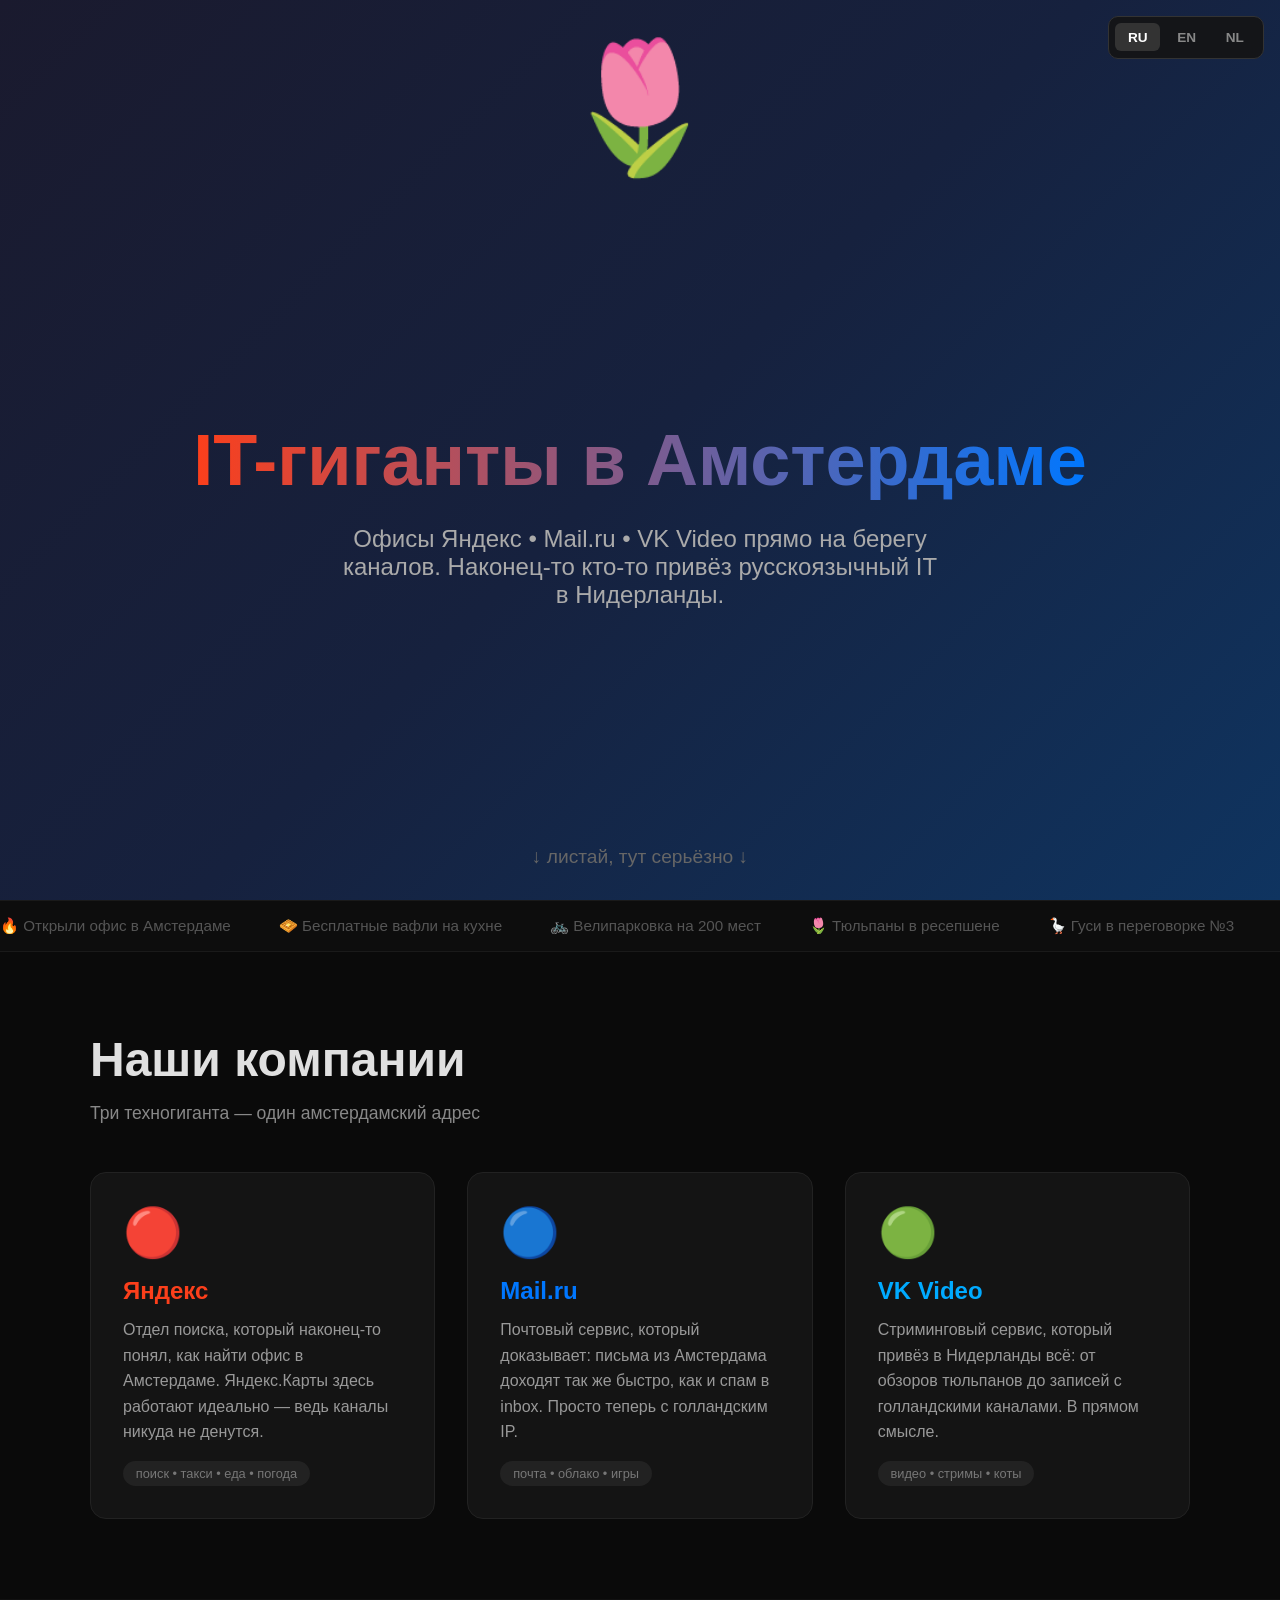
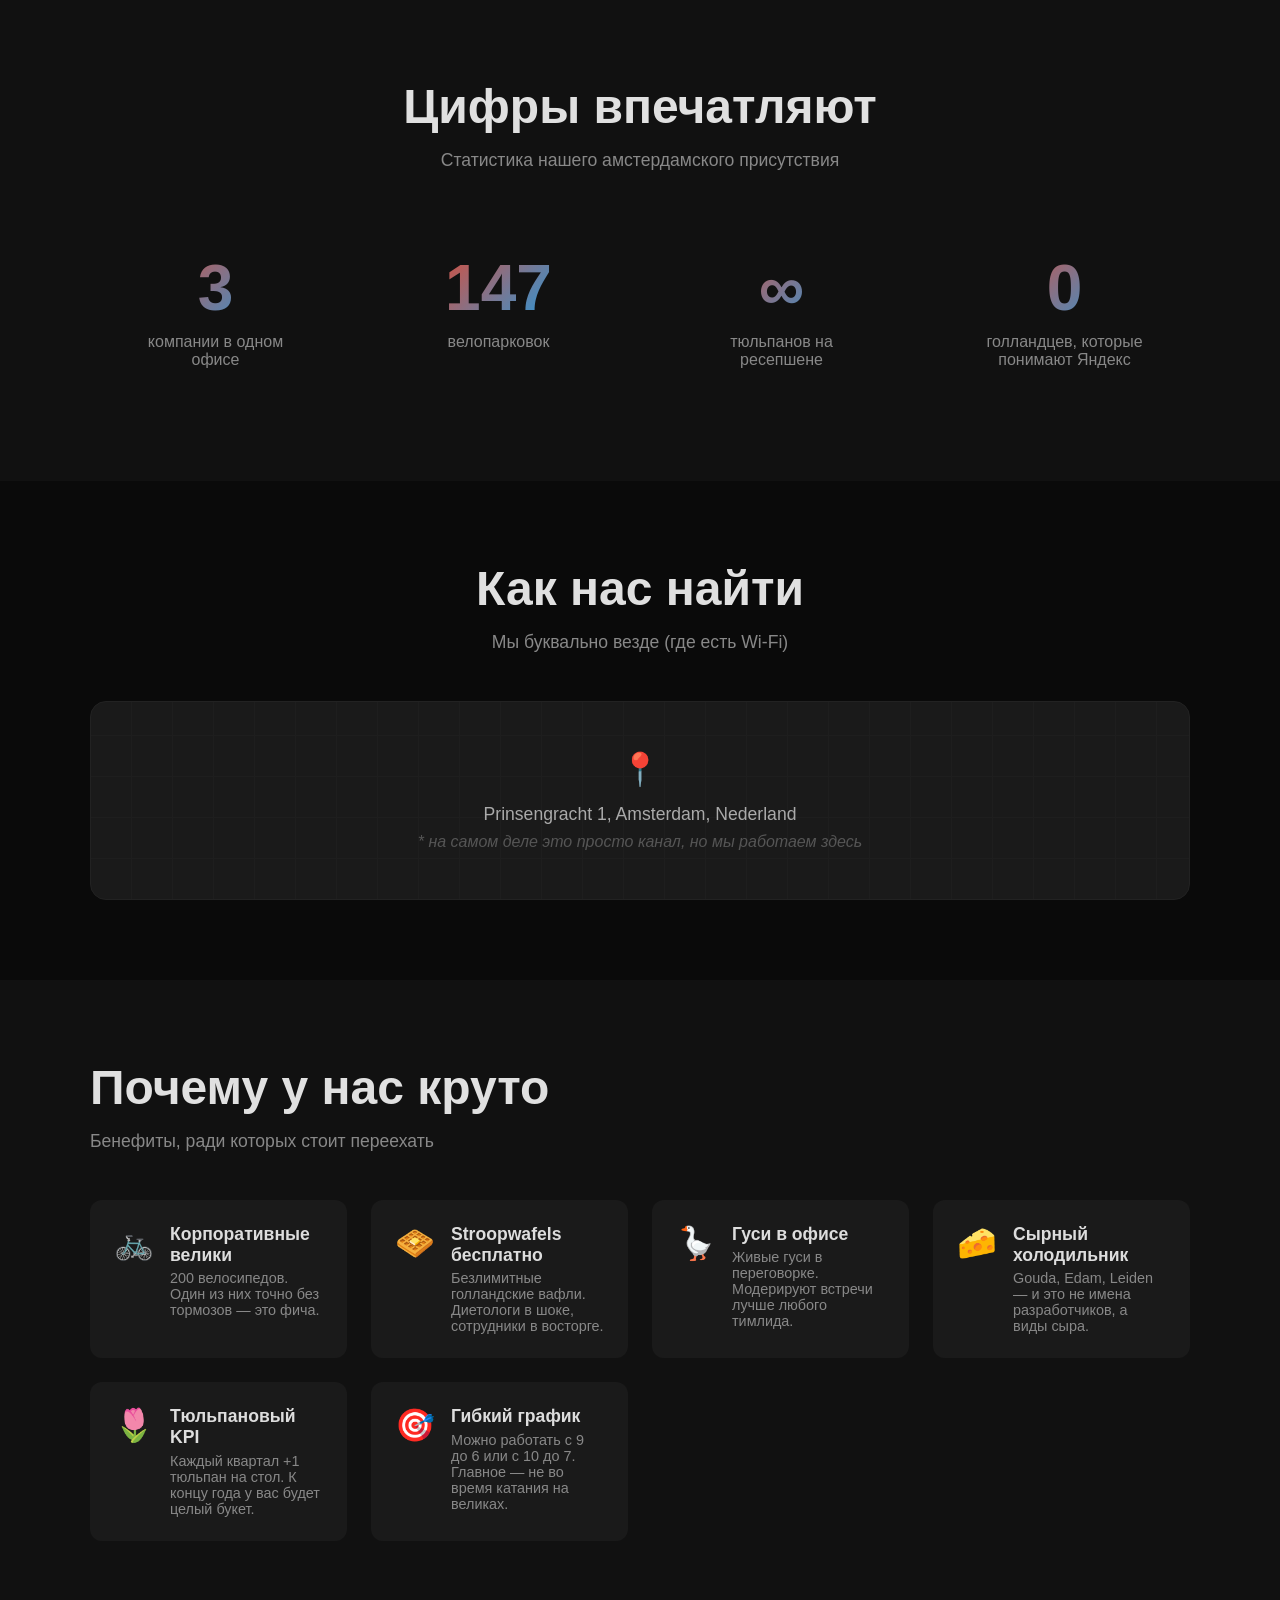
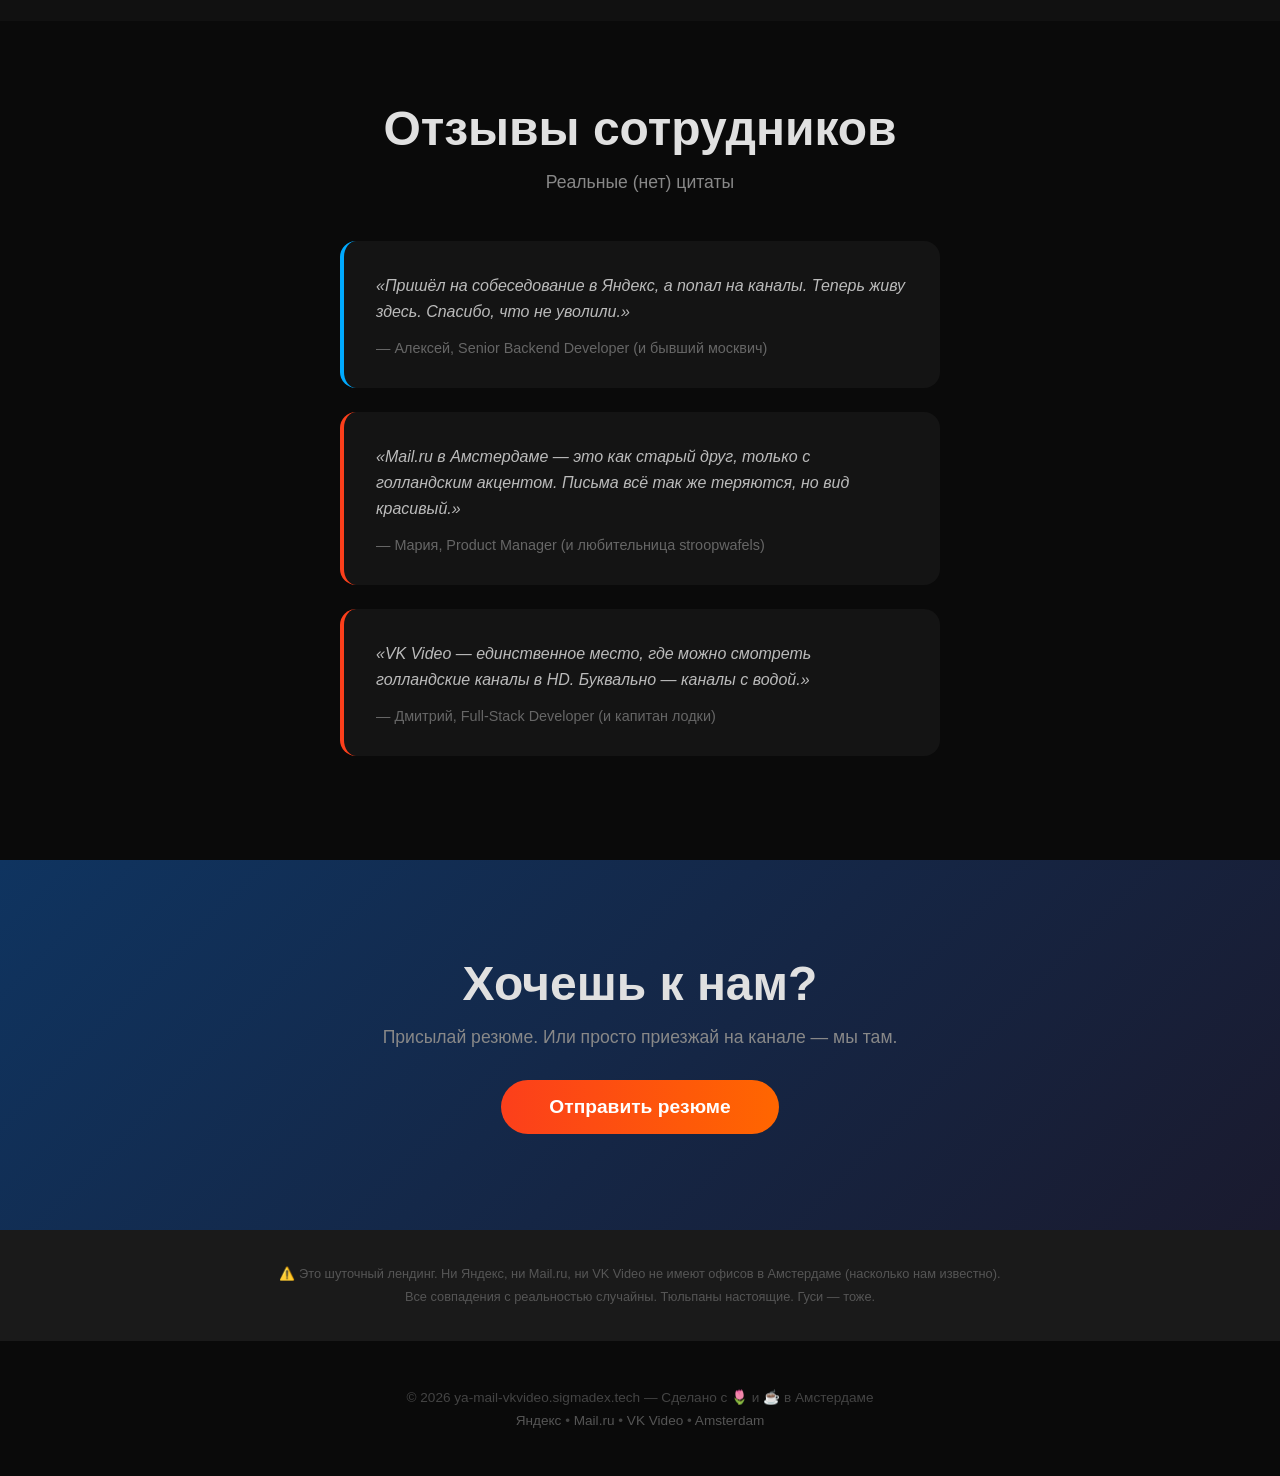
<file: amster/index.html>
<!DOCTYPE html>
<html lang="ru">
<head>
    <meta charset="UTF-8">
    <meta name="viewport" content="width=device-width, initial-scale=1.0">
    <title>Yandex • Mail.ru • VK Video — Offices in Amsterdam</title>
    <style>
        * {
            margin: 0;
            padding: 0;
            box-sizing: border-box;
        }

        body {
            font-family: -apple-system, BlinkMacSystemFont, 'Segoe UI', Roboto, sans-serif;
            background: #0a0a0a;
            color: #e0e0e0;
            overflow-x: hidden;
        }

        /* Language Switcher */
        .lang-switcher {
            position: fixed;
            top: 1rem;
            right: 1rem;
            z-index: 999;
            display: flex;
            gap: 0.25rem;
            background: rgba(20, 20, 20, 0.9);
            backdrop-filter: blur(10px);
            padding: 0.4rem;
            border-radius: 10px;
            border: 1px solid #333;
        }

        .lang-btn {
            padding: 0.4rem 0.8rem;
            border: none;
            background: transparent;
            color: #888;
            font-size: 0.85rem;
            font-weight: 600;
            cursor: pointer;
            border-radius: 6px;
            transition: background 0.2s, color 0.2s;
        }

        .lang-btn:hover {
            color: #ccc;
        }

        .lang-btn.active {
            background: #333;
            color: #fff;
        }

        /* Hero */
        .hero {
            min-height: 100vh;
            display: flex;
            flex-direction: column;
            justify-content: center;
            align-items: center;
            text-align: center;
            background: linear-gradient(135deg, #1a1a2e 0%, #16213e 50%, #0f3460 100%);
            padding: 2rem;
            position: relative;
        }

        .hero::before {
            content: '🌷';
            font-size: 8rem;
            position: absolute;
            top: 2rem;
            left: 50%;
            transform: translateX(-50%);
            animation: bounce 2s infinite;
        }

        @keyframes bounce {
            0%, 100% { transform: translateX(-50%) translateY(0); }
            50% { transform: translateX(-50%) translateY(-20px); }
        }

        .hero h1 {
            font-size: clamp(2rem, 6vw, 4.5rem);
            margin-top: 8rem;
            background: linear-gradient(90deg, #fc3f1b, #0077ff, #00aaff, #ff6600);
            background-size: 300% 300%;
            -webkit-background-clip: text;
            -webkit-text-fill-color: transparent;
            background-clip: text;
            animation: gradient 4s ease infinite;
        }

        @keyframes gradient {
            0% { background-position: 0% 50%; }
            50% { background-position: 100% 50%; }
            100% { background-position: 0% 50%; }
        }

        .hero p {
            font-size: clamp(1rem, 2.5vw, 1.5rem);
            margin-top: 1.5rem;
            color: #aaa;
            max-width: 600px;
        }

        .scroll-hint {
            position: absolute;
            bottom: 2rem;
            font-size: 1.2rem;
            color: #666;
            animation: fadeInOut 2s infinite;
        }

        @keyframes fadeInOut {
            0%, 100% { opacity: 0.3; }
            50% { opacity: 1; }
        }

        /* Sections */
        section {
            padding: 5rem 2rem;
        }

        .container {
            max-width: 1100px;
            margin: 0 auto;
        }

        h2 {
            font-size: clamp(1.8rem, 4vw, 3rem);
            margin-bottom: 1rem;
        }

        .subtitle {
            color: #888;
            font-size: 1.1rem;
            margin-bottom: 3rem;
        }

        /* Company Cards */
        .cards {
            display: grid;
            grid-template-columns: repeat(auto-fit, minmax(300px, 1fr));
            gap: 2rem;
        }

        .card {
            background: #141414;
            border-radius: 16px;
            padding: 2rem;
            border: 1px solid #222;
            transition: transform 0.3s, border-color 0.3s;
        }

        .card:hover {
            transform: translateY(-8px);
            border-color: #444;
        }

        .card-icon {
            font-size: 3rem;
            margin-bottom: 1rem;
        }

        .card h3 {
            font-size: 1.5rem;
            margin-bottom: 0.75rem;
        }

        .card p {
            color: #999;
            line-height: 1.6;
        }

        .card .tag {
            display: inline-block;
            background: #222;
            padding: 0.3rem 0.8rem;
            border-radius: 20px;
            font-size: 0.8rem;
            margin-top: 1rem;
            color: #777;
        }

        /* Яндекс */
        .yandex h3 { color: #fc3f1b; }

        /* Mail */
        .mailru h3 { color: #0077ff; }

        /* VK */
        .vkvideo h3 { color: #00aaff; }

        /* Stats */
        .stats {
            background: #111;
            text-align: center;
        }

        .stats-grid {
            display: grid;
            grid-template-columns: repeat(auto-fit, minmax(200px, 1fr));
            gap: 2rem;
        }

        .stat-item {
            padding: 2rem;
        }

        .stat-number {
            font-size: clamp(2.5rem, 5vw, 4rem);
            font-weight: 800;
            background: linear-gradient(135deg, #fc3f1b, #00aaff);
            -webkit-background-clip: text;
            -webkit-text-fill-color: transparent;
            background-clip: text;
        }

        .stat-label {
            color: #888;
            margin-top: 0.5rem;
            font-size: 1rem;
        }

        /* Map */
        .map-section {
            background: #0a0a0a;
            text-align: center;
        }

        .fake-map {
            background: #1a1a1a;
            border-radius: 16px;
            padding: 3rem 2rem;
            margin-top: 2rem;
            position: relative;
            overflow: hidden;
            border: 1px solid #222;
        }

        .fake-map::before {
            content: '';
            position: absolute;
            inset: 0;
            background:
                repeating-linear-gradient(0deg, transparent, transparent 40px, #1e1e1e 40px, #1e1e1e 41px),
                repeating-linear-gradient(90deg, transparent, transparent 40px, #1e1e1e 40px, #1e1e1e 41px);
        }

        .map-pin {
            position: relative;
            z-index: 1;
            font-size: 2rem;
            animation: pinDrop 0.6s ease;
        }

        @keyframes pinDrop {
            0% { transform: translateY(-100px); opacity: 0; }
            100% { transform: translateY(0); opacity: 1; }
        }

        .map-address {
            position: relative;
            z-index: 1;
            margin-top: 1rem;
            color: #aaa;
            font-size: 1.1rem;
        }

        .map-joke {
            position: relative;
            z-index: 1;
            margin-top: 0.5rem;
            color: #555;
            font-style: italic;
        }

        /* Perks */
        .perks {
            background: #111;
        }

        .perks-list {
            display: grid;
            grid-template-columns: repeat(auto-fit, minmax(250px, 1fr));
            gap: 1.5rem;
        }

        .perk {
            display: flex;
            gap: 1rem;
            align-items: flex-start;
            background: #1a1a1a;
            padding: 1.5rem;
            border-radius: 12px;
        }

        .perk-icon {
            font-size: 2rem;
            flex-shrink: 0;
        }

        .perk h4 {
            font-size: 1.1rem;
            margin-bottom: 0.3rem;
            color: #ddd;
        }

        .perk p {
            color: #888;
            font-size: 0.9rem;
        }

        /* Testimonials */
        .testimonials {
            text-align: center;
        }

        .testimonial {
            background: #141414;
            border-radius: 16px;
            padding: 2rem;
            margin: 1.5rem auto;
            max-width: 600px;
            border-left: 4px solid #fc3f1b;
            text-align: left;
        }

        .testimonial:nth-child(2) { border-color: #0077ff; }
        .testimonial:nth-child(3) { border-color: #00aaff; }

        .testimonial-text {
            font-style: italic;
            color: #bbb;
            line-height: 1.6;
            margin-bottom: 1rem;
        }

        .testimonial-author {
            color: #666;
            font-size: 0.9rem;
        }

        /* CTA */
        .cta {
            background: linear-gradient(135deg, #0f3460, #1a1a2e);
            text-align: center;
            padding: 6rem 2rem;
        }

        .cta h2 {
            margin-bottom: 1rem;
        }

        .cta p {
            color: #888;
            margin-bottom: 2rem;
            font-size: 1.1rem;
        }

        .cta-button {
            display: inline-block;
            background: linear-gradient(90deg, #fc3f1b, #ff6600);
            color: #fff;
            padding: 1rem 3rem;
            border-radius: 30px;
            font-size: 1.2rem;
            font-weight: 600;
            text-decoration: none;
            border: none;
            cursor: pointer;
            transition: transform 0.2s, box-shadow 0.2s;
        }

        .cta-button:hover {
            transform: scale(1.05);
            box-shadow: 0 0 30px rgba(252, 63, 27, 0.4);
        }

        /* Footer */
        footer {
            background: #0a0a0a;
            text-align: center;
            padding: 3rem 2rem;
            color: #444;
            font-size: 0.85rem;
            border-top: 1px solid #1a1a1a;
        }

        footer a {
            color: #555;
            text-decoration: none;
        }

        footer a:hover {
            color: #888;
        }

        /* Ticker */
        .ticker-wrap {
            overflow: hidden;
            background: #0d0d0d;
            padding: 1rem 0;
            border-top: 1px solid #1a1a1a;
            border-bottom: 1px solid #1a1a1a;
        }

        .ticker {
            display: flex;
            gap: 3rem;
            animation: scroll 20s linear infinite;
            width: max-content;
        }

        .ticker span {
            white-space: nowrap;
            color: #555;
            font-size: 0.95rem;
        }

        @keyframes scroll {
            0% { transform: translateX(0); }
            100% { transform: translateX(-50%); }
        }

        /* Disclaimer */
        .disclaimer {
            background: #1a1a1a;
            padding: 2rem;
            text-align: center;
            color: #555;
            font-size: 0.8rem;
            line-height: 1.8;
        }
    </style>
</head>
<body>

<!-- Language Switcher -->
<div class="lang-switcher">
    <button class="lang-btn active" data-lang="ru">RU</button>
    <button class="lang-btn" data-lang="en">EN</button>
    <button class="lang-btn" data-lang="nl">NL</button>
</div>

<!-- Hero -->
<section class="hero">
    <h1 data-i18n="hero_title">IT-гиганты в Амстердаме</h1>
    <p data-i18n="hero_subtitle">Офисы Яндекс • Mail.ru • VK Video прямо на берегу каналов. Наконец-то кто-то привёз русскоязычный IT в Нидерланды.</p>
    <div class="scroll-hint" data-i18n="scroll_hint">↓ листай, тут серьёзно ↓</div>
</section>

<!-- Ticker -->
<div class="ticker-wrap">
    <div class="ticker">
        <span data-i18n="ticker_1">🔥 Открыли офис в Амстердаме</span>
        <span data-i18n="ticker_2">🧇 Бесплатные вафли на кухне</span>
        <span data-i18n="ticker_3">🚲 Велипарковка на 200 мест</span>
        <span data-i18n="ticker_4">🌷 Тюльпаны в ресепшене</span>
        <span data-i18n="ticker_5">🪿 Гуси в переговорке №3</span>
        <span data-i18n="ticker_6">🧀 Сыр Edam на кухне</span>
        <span data-i18n="ticker_7">☕ Кофе за счёт компании</span>
        <span data-i18n="ticker_8">🎸 PlayStation в зоне отдыха</span>
        <span data-i18n="ticker_1">🔥 Открыли офис в Амстердаме</span>
        <span data-i18n="ticker_2">🧇 Бесплатные вафли на кухне</span>
        <span data-i18n="ticker_3">🚲 Велипарковка на 200 мест</span>
        <span data-i18n="ticker_4">🌷 Тюльпаны в ресепшене</span>
        <span data-i18n="ticker_5">🪿 Гуси в переговорке №3</span>
        <span data-i18n="ticker_6">🧀 Сыр Edam на кухне</span>
        <span data-i18n="ticker_7">☕ Кофе за счёт компании</span>
        <span data-i18n="ticker_8">🎸 PlayStation в зоне отдыха</span>
    </div>
</div>

<!-- Companies -->
<section>
    <div class="container">
        <h2 data-i18n="companies_title">Наши компании</h2>
        <p class="subtitle" data-i18n="companies_subtitle">Три техногиганта — один амстердамский адрес</p>

        <div class="cards">
            <div class="card yandex">
                <div class="card-icon">🔴</div>
                <h3>Яндекс</h3>
                <p data-i18n="yandex_desc">Отдел поиска, который наконец-то понял, как найти офис в Амстердаме. Яндекс.Карты здесь работают идеально — ведь каналы никуда не денутся.</p>
                <span class="tag" data-i18n="yandex_tags">поиск • такси • еда • погода</span>
            </div>

            <div class="card mailru">
                <div class="card-icon">🔵</div>
                <h3>Mail.ru</h3>
                <p data-i18n="mailru_desc">Почтовый сервис, который доказывает: письма из Амстердама доходят так же быстро, как и спам в inbox. Просто теперь с голландским IP.</p>
                <span class="tag" data-i18n="mailru_tags">почта • облако • игры</span>
            </div>

            <div class="card vkvideo">
                <div class="card-icon">🟢</div>
                <h3>VK Video</h3>
                <p data-i18n="vkvideo_desc">Стриминговый сервис, который привёз в Нидерланды всё: от обзоров тюльпанов до записей с голландскими каналами. В прямом смысле.</p>
                <span class="tag" data-i18n="vkvideo_tags">видео • стримы • коты</span>
            </div>
        </div>
    </div>
</section>

<!-- Stats -->
<section class="stats">
    <div class="container">
        <h2 data-i18n="stats_title">Цифры впечатляют</h2>
        <p class="subtitle" data-i18n="stats_subtitle">Статистика нашего амстердамского присутствия</p>

        <div class="stats-grid">
            <div class="stat-item">
                <div class="stat-number">3</div>
                <div class="stat-label" data-i18n="stat_1">компании в одном офисе</div>
            </div>
            <div class="stat-item">
                <div class="stat-number">147</div>
                <div class="stat-label" data-i18n="stat_2">велопарковок</div>
            </div>
            <div class="stat-item">
                <div class="stat-number">∞</div>
                <div class="stat-label" data-i18n="stat_3">тюльпанов на ресепшене</div>
            </div>
            <div class="stat-item">
                <div class="stat-number">0</div>
                <div class="stat-label" data-i18n="stat_4">голландцев, которые понимают Яндекс</div>
            </div>
        </div>
    </div>
</section>

<!-- Map -->
<section class="map-section">
    <div class="container">
        <h2 data-i18n="map_title">Как нас найти</h2>
        <p class="subtitle" data-i18n="map_subtitle">Мы буквально везде (где есть Wi-Fi)</p>

        <div class="fake-map">
            <div class="map-pin">📍</div>
            <div class="map-address">Prinsengracht 1, Amsterdam, Nederland</div>
            <div class="map-joke" data-i18n="map_joke">* на самом деле это просто канал, но мы работаем здесь</div>
        </div>
    </div>
</section>

<!-- Perks -->
<section class="perks">
    <div class="container">
        <h2 data-i18n="perks_title">Почему у нас круто</h2>
        <p class="subtitle" data-i18n="perks_subtitle">Бенефиты, ради которых стоит переехать</p>

        <div class="perks-list">
            <div class="perk">
                <div class="perk-icon">🚲</div>
                <div>
                    <h4 data-i18n="perk_1_title">Корпоративные велики</h4>
                    <p data-i18n="perk_1_desc">200 велосипедов. Один из них точно без тормозов — это фича.</p>
                </div>
            </div>
            <div class="perk">
                <div class="perk-icon">🧇</div>
                <div>
                    <h4 data-i18n="perk_2_title">Stroopwafels бесплатно</h4>
                    <p data-i18n="perk_2_desc">Безлимитные голландские вафли. Диетологи в шоке, сотрудники в восторге.</p>
                </div>
            </div>
            <div class="perk">
                <div class="perk-icon">🪿</div>
                <div>
                    <h4 data-i18n="perk_3_title">Гуси в офисе</h4>
                    <p data-i18n="perk_3_desc">Живые гуси в переговорке. Модерируют встречи лучше любого тимлида.</p>
                </div>
            </div>
            <div class="perk">
                <div class="perk-icon">🧀</div>
                <div>
                    <h4 data-i18n="perk_4_title">Сырный холодильник</h4>
                    <p data-i18n="perk_4_desc">Gouda, Edam, Leiden — и это не имена разработчиков, а виды сыра.</p>
                </div>
            </div>
            <div class="perk">
                <div class="perk-icon">🌷</div>
                <div>
                    <h4 data-i18n="perk_5_title">Тюльпановый KPI</h4>
                    <p data-i18n="perk_5_desc">Каждый квартал +1 тюльпан на стол. К концу года у вас будет целый букет.</p>
                </div>
            </div>
            <div class="perk">
                <div class="perk-icon">🎯</div>
                <div>
                    <h4 data-i18n="perk_6_title">Гибкий график</h4>
                    <p data-i18n="perk_6_desc">Можно работать с 9 до 6 или с 10 до 7. Главное — не во время катания на великах.</p>
                </div>
            </div>
        </div>
    </div>
</section>

<!-- Testimonials -->
<section class="testimonials">
    <div class="container">
        <h2 data-i18n="testimonials_title">Отзывы сотрудников</h2>
        <p class="subtitle" data-i18n="testimonials_subtitle">Реальные (нет) цитаты</p>

        <div class="testimonial">
            <p class="testimonial-text" data-i18n="testimonial_1_text">«Пришёл на собеседование в Яндекс, а попал на каналы. Теперь живу здесь. Спасибо, что не уволили.»</p>
            <p class="testimonial-author" data-i18n="testimonial_1_author">— Алексей, Senior Backend Developer (и бывший москвич)</p>
        </div>

        <div class="testimonial">
            <p class="testimonial-text" data-i18n="testimonial_2_text">«Mail.ru в Амстердаме — это как старый друг, только с голландским акцентом. Письма всё так же теряются, но вид красивый.»</p>
            <p class="testimonial-author" data-i18n="testimonial_2_author">— Мария, Product Manager (и любительница stroopwafels)</p>
        </div>

        <div class="testimonial">
            <p class="testimonial-text" data-i18n="testimonial_3_text">«VK Video — единственное место, где можно смотреть голландские каналы в HD. Буквально — каналы с водой.»</p>
            <p class="testimonial-author" data-i18n="testimonial_3_author">— Дмитрий, Full-Stack Developer (и капитан лодки)</p>
        </div>
    </div>
</section>

<!-- CTA -->
<section class="cta">
    <div class="container">
        <h2 data-i18n="cta_title">Хочешь к нам?</h2>
        <p data-i18n="cta_subtitle">Присылай резюме. Или просто приезжай на канале — мы там.</p>
        <button class="cta-button" data-i18n="cta_button" onclick="showAlert()">Отправить резюме</button>
    </div>
</section>

<!-- Disclaimer -->
<div class="disclaimer">
    <span data-i18n="disclaimer">⚠️ Это шуточный лендинг. Ни Яндекс, ни Mail.ru, ни VK Video не имеют офисов в Амстердаме (насколько нам известно).<br>
    Все совпадения с реальностью случайны. Тюльпаны настоящие. Гуси — тоже.</span>
</div>

<!-- Footer -->
<footer>
    <p data-i18n="footer_text">© 2026 ya-mail-vkvideo.sigmadex.tech — Сделано с 🌷 и ☕ в Амстердаме</p>
    <p style="margin-top: 0.5rem;">
        <a href="#">Яндекс</a> •
        <a href="#">Mail.ru</a> •
        <a href="#">VK Video</a> •
        <a href="#">Amsterdam</a>
    </p>
</footer>

<script>
const translations = {
    ru: {
        hero_title: "IT-гиганты в Амстердаме",
        hero_subtitle: "Офисы Яндекс • Mail.ru • VK Video прямо на берегу каналов. Наконец-то кто-то привёз русскоязычный IT в Нидерланды.",
        scroll_hint: "↓ листай, тут серьёзно ↓",
        ticker_1: "🔥 Открыли офис в Амстердаме",
        ticker_2: "🧇 Бесплатные вафли на кухне",
        ticker_3: "🚲 Велипарковка на 200 мест",
        ticker_4: "🌷 Тюльпаны в ресепшене",
        ticker_5: "🪿 Гуси в переговорке №3",
        ticker_6: "🧀 Сыр Edam на кухне",
        ticker_7: "☕ Кофе за счёт компании",
        ticker_8: "🎸 PlayStation в зоне отдыха",
        companies_title: "Наши компании",
        companies_subtitle: "Три техногиганта — один амстердамский адрес",
        yandex_desc: "Отдел поиска, который наконец-то понял, как найти офис в Амстердаме. Яндекс.Карты здесь работают идеально — ведь каналы никуда не денутся.",
        yandex_tags: "поиск • такси • еда • погода",
        mailru_desc: "Почтовый сервис, который доказывает: письма из Амстердама доходят так же быстро, как и спам в inbox. Просто теперь с голландским IP.",
        mailru_tags: "почта • облако • игры",
        vkvideo_desc: "Стриминговый сервис, который привёз в Нидерланды всё: от обзоров тюльпанов до записей с голландскими каналами. В прямом смысле.",
        vkvideo_tags: "видео • стримы • коты",
        stats_title: "Цифры впечатляют",
        stats_subtitle: "Статистика нашего амстердамского присутствия",
        stat_1: "компании в одном офисе",
        stat_2: "велопарковок",
        stat_3: "тюльпанов на ресепшене",
        stat_4: "голландцев, которые понимают Яндекс",
        map_title: "Как нас найти",
        map_subtitle: "Мы буквально везде (где есть Wi-Fi)",
        map_joke: "* на самом деле это просто канал, но мы работаем здесь",
        perks_title: "Почему у нас круто",
        perks_subtitle: "Бенефиты, ради которых стоит переехать",
        perk_1_title: "Корпоративные велики",
        perk_1_desc: "200 велосипедов. Один из них точно без тормозов — это фича.",
        perk_2_title: "Stroopwafels бесплатно",
        perk_2_desc: "Безлимитные голландские вафли. Диетологи в шоке, сотрудники в восторге.",
        perk_3_title: "Гуси в офисе",
        perk_3_desc: "Живые гуси в переговорке. Модерируют встречи лучше любого тимлида.",
        perk_4_title: "Сырный холодильник",
        perk_4_desc: "Gouda, Edam, Leiden — и это не имена разработчиков, а виды сыра.",
        perk_5_title: "Тюльпановый KPI",
        perk_5_desc: "Каждый квартал +1 тюльпан на стол. К концу года у вас будет целый букет.",
        perk_6_title: "Гибкий график",
        perk_6_desc: "Можно работать с 9 до 6 или с 10 до 7. Главное — не во время катания на великах.",
        testimonials_title: "Отзывы сотрудников",
        testimonials_subtitle: "Реальные (нет) цитаты",
        testimonial_1_text: "«Пришёл на собеседование в Яндекс, а попал на каналы. Теперь живу здесь. Спасибо, что не уволили.»",
        testimonial_1_author: "— Алексей, Senior Backend Developer (и бывший москвич)",
        testimonial_2_text: "«Mail.ru в Амстердаме — это как старый друг, только с голландским акцентом. Письма всё так же теряются, но вид красивый.»",
        testimonial_2_author: "— Мария, Product Manager (и любительница stroopwafels)",
        testimonial_3_text: "«VK Video — единственное место, где можно смотреть голландские каналы в HD. Буквально — каналы с водой.»",
        testimonial_3_author: "— Дмитрий, Full-Stack Developer (и капитан лодки)",
        cta_title: "Хочешь к нам?",
        cta_subtitle: "Присылай резюме. Или просто приезжай на канале — мы там.",
        cta_button: "Отправить резюме",
        disclaimer: "⚠️ Это шуточный лендинг. Ни Яндекс, ни Mail.ru, ни VK Video не имеют офисов в Амстердаме (насколько нам известно).<br>Все совпадения с реальностью случайны. Тюльпаны настоящие. Гуси — тоже.",
        footer_text: "© 2026 ya-mail-vkvideo.sigmadex.tech — Сделано с 🌷 и ☕ в Амстердаме",
        alert_text: "Это шуточный лендинг 😄\nНо кто знает..."
    },
    en: {
        hero_title: "IT Giants in Amsterdam",
        hero_subtitle: "Yandex • Mail.ru • VK Video offices right on the canals. Someone finally brought Russian-speaking IT to the Netherlands.",
        scroll_hint: "↓ scroll down, it gets serious ↓",
        ticker_1: "🔥 Opened an office in Amsterdam",
        ticker_2: "🧇 Free waffles in the kitchen",
        ticker_3: "🚲 Bike parking for 200",
        ticker_4: "🌷 Tulips at reception",
        ticker_5: "🪿 Geese in meeting room #3",
        ticker_6: "🧀 Edam cheese in the kitchen",
        ticker_7: "☕ Free company coffee",
        ticker_8: "🎸 PlayStation in the chill zone",
        companies_title: "Our Companies",
        companies_subtitle: "Three tech giants — one Amsterdam address",
        yandex_desc: "The search division that finally figured out how to find an office in Amsterdam. Yandex Maps works perfectly here — after all, the canals aren't going anywhere.",
        yandex_tags: "search • taxi • food • weather",
        mailru_desc: "The email service that proves: letters from Amsterdam arrive just as fast as spam in your inbox. Just with a Dutch IP now.",
        mailru_tags: "email • cloud • games",
        vkvideo_desc: "The streaming service that brought everything to the Netherlands: from tulip reviews to recordings of Dutch canals. Literally.",
        vkvideo_tags: "video • streams • cats",
        stats_title: "The Numbers Speak",
        stats_subtitle: "Statistics of our Amsterdam presence",
        stat_1: "companies in one office",
        stat_2: "bike parking spots",
        stat_3: "tulips at reception",
        stat_4: "Dutch people who understand Yandex",
        map_title: "How to Find Us",
        map_subtitle: "We're literally everywhere (where there's Wi-Fi)",
        map_joke: "* it's actually just a canal, but we work here",
        perks_title: "Why We're Awesome",
        perks_subtitle: "Perks worth moving for",
        perk_1_title: "Corporate Bikes",
        perk_1_desc: "200 bicycles. At least one definitely has no brakes — that's a feature.",
        perk_2_title: "Free Stroopwafels",
        perk_2_desc: "Unlimited Dutch waffles. Dietitians are horrified, employees are thrilled.",
        perk_3_title: "Geese in the Office",
        perk_3_desc: "Live geese in the meeting room. They moderate meetings better than any team lead.",
        perk_4_title: "Cheese Fridge",
        perk_4_desc: "Gouda, Edam, Leiden — and those aren't developer names, those are cheese types.",
        perk_5_title: "Tulip KPI",
        perk_5_desc: "+1 tulip on your desk every quarter. By year-end you'll have a whole bouquet.",
        perk_6_title: "Flexible Hours",
        perk_6_desc: "Work 9 to 6 or 10 to 7. Just not during bike rides.",
        testimonials_title: "Employee Reviews",
        testimonials_subtitle: "Real (not) quotes",
        testimonial_1_text: "\"I came to a Yandex interview and ended up on the canals. Now I live here. Thanks for not firing me.\"",
        testimonial_1_author: "— Alexey, Senior Backend Developer (and former Muscovite)",
        testimonial_2_text: "\"Mail.ru in Amsterdam is like an old friend, but with a Dutch accent. Emails still get lost, but the view is beautiful.\"",
        testimonial_2_author: "— Maria, Product Manager (and stroopwafel enthusiast)",
        testimonial_3_text: "\"VK Video is the only place where you can watch Dutch canals in HD. Literally — canals with water.\"",
        testimonial_3_author: "— Dmitry, Full-Stack Developer (and boat captain)",
        cta_title: "Want to Join Us?",
        cta_subtitle: "Send your CV. Or just come to the canal — we're there.",
        cta_button: "Send Resume",
        disclaimer: "⚠️ This is a joke landing page. Neither Yandex, Mail.ru, nor VK Video have offices in Amsterdam (as far as we know).<br>Any resemblance to reality is coincidental. The tulips are real. So are the geese.",
        footer_text: "© 2026 ya-mail-vkvideo.sigmadex.tech — Made with 🌷 and ☕ in Amsterdam",
        alert_text: "This is a joke landing page 😄\nBut who knows..."
    },
    nl: {
        hero_title: "IT-Giganten in Amsterdam",
        hero_subtitle: "Yandex • Mail.ru • VK Video kantoren direct aan de grachten. Eindelijk iemand die Russischtalige IT naar Nederland bracht.",
        scroll_hint: "↓ scroll naar beneden, het wordt serieus ↓",
        ticker_1: "🔥 Kantoor geopend in Amsterdam",
        ticker_2: "🧇 Gratis wafels in de keuken",
        ticker_3: "🚲 Fietsenstalling voor 200 plekken",
        ticker_4: "🌷 Tulpen bij de receptie",
        ticker_5: "🪿 Ganzen in vergaderruimte #3",
        ticker_6: "🧀 Edammer kaas in de keuken",
        ticker_7: "☕ Gratis bedrijfskoffie",
        ticker_8: "🎸 PlayStation in de relaxruimte",
        companies_title: "Onze Bedrijven",
        companies_subtitle: "Drie techgiganten — één Amsterdams adres",
        yandex_desc: "De zoekafdeling die eindelijk begreep hoe je een kantoor in Amsterdam vindt. Yandex Maps werkt hier perfect — de grachten gaan immers nergens heen.",
        yandex_tags: "zoeken • taxi • voedsel • weer",
        mailru_desc: "De e-mailservice die bewijst: post uit Amsterdam komt net zo snel aan als spam in je inbox. Gewoon nu met een Nederlands IP.",
        mailru_tags: "e-mail • cloud • spellen",
        vkvideo_desc: "De streamingdienst die alles naar Nederland bracht: van tulpenrecensies tot opnames van Nederlandse grachten. Letterlijk.",
        vkvideo_tags: "video • streams • katten",
        stats_title: "De Cijfers Spreken",
        stats_subtitle: "Statistieken van onze Amsterdamse aanwezigheid",
        stat_1: "bedrijven in één kantoor",
        stat_2: "fietsenstallingen",
        stat_3: "tulpen bij de receptie",
        stat_4: "Nederlanders die Yandex begrijpen",
        map_title: "Hoe Ons te Vinden",
        map_subtitle: "We zijn letterlijk overal (waar WiFi is)",
        map_joke: "* het is eigenlijk gewoon een gracht, maar we werken hier",
        perks_title: "Waarom Wij Geweldig Zijn",
        perks_subtitle: "Voordelen om voor te verhuizen",
        perk_1_title: "Bedrijfsfietsen",
        perk_1_desc: "200 fietsen. Minstens één heeft gegarandeerd geen remmen — dat is een feature.",
        perk_2_title: "Gratis Stroopwafels",
        perk_2_desc: "Onbeperkte Nederlandse wafels. Diëtisten zijn geschokt, werknemers blij.",
        perk_3_title: "Ganzen op Kantoor",
        perk_3_desc: "Levende ganzen in de vergaderruimte. Ze modereren vergaderingen beter dan welke teamlead dan ook.",
        perk_4_title: "Kaaskoelkast",
        perk_4_desc: "Gouda, Edam, Leiden — en dat zijn geen ontwikkelaarsnamen, dat zijn kaassoorten.",
        perk_5_title: "Tulpen-KPI",
        perk_5_desc: "Elk kwartaal +1 tulp op je bureau. Aan het eind van het jaar heb je een heel boeket.",
        perk_6_title: "Flexibele Uren",
        perk_6_desc: "Werk van 9 tot 6 of 10 tot 7. Alleen niet tijdens het fietsen.",
        testimonials_title: "Medewerkersrecensies",
        testimonials_subtitle: "Echte (niet) citaten",
        testimonial_1_text: "\"Ik kwam voor een Yandex-sollicitatie en belandde op de grachten. Nu woon ik hier. Bedankt dat ik niet ontslagen ben.\"",
        testimonial_1_author: "— Alexey, Senior Backend Developer (en voormalige Moskoviet)",
        testimonial_2_text: "\"Mail.ru in Amsterdam is als een oude vriend, maar met een Nederlands accent. E-mails raken nog steeds kwijt, maar het uitzicht is prachtig.\"",
        testimonial_2_author: "— Maria, Product Manager (en stroopwafel-liefhebber)",
        testimonial_3_text: "\"VK Video is de enige plek waar je Nederlandse grachten in HD kunt bekijken. Letterlijk — grachten met water.\"",
        testimonial_3_author: "— Dmitry, Full-Stack Developer (en bootkapitein)",
        cta_title: "Wil Je Bij Ons Komen?",
        cta_subtitle: "Stuur je CV. Of kom gewoon naar de gracht — we zijn daar.",
        cta_button: "Stuur je CV",
        disclaimer: "⚠️ Dit is een grappige landingspagina. Noch Yandex, Mail.ru, noch VK Video hebben kantoren in Amsterdam (voor zover wij weten).<br>Gelijkenis met de werkelijkheid is louter toeval. De tulpen zijn echt. De ganzen ook.",
        footer_text: "© 2026 ya-mail-vkvideo.sigmadex.tech — Gemaakt met 🌷 en ☕ in Amsterdam",
        alert_text: "Dit is een grappige landingspagina 😄\nMaar wie weet..."
    }
};

let currentLang = 'ru';

function setLanguage(lang) {
    currentLang = lang;
    document.documentElement.lang = lang;

    document.querySelectorAll('[data-i18n]').forEach(el => {
        const key = el.getAttribute('data-i18n');
        if (translations[lang][key]) {
            el.innerHTML = translations[lang][key];
        }
    });

    document.querySelectorAll('.lang-btn').forEach(btn => {
        btn.classList.toggle('active', btn.dataset.lang === lang);
    });
}

function showAlert() {
    alert(translations[currentLang].alert_text);
}

document.querySelectorAll('.lang-btn').forEach(btn => {
    btn.addEventListener('click', () => {
        setLanguage(btn.dataset.lang);
    });
});
</script>

</body>
</html>
</file>
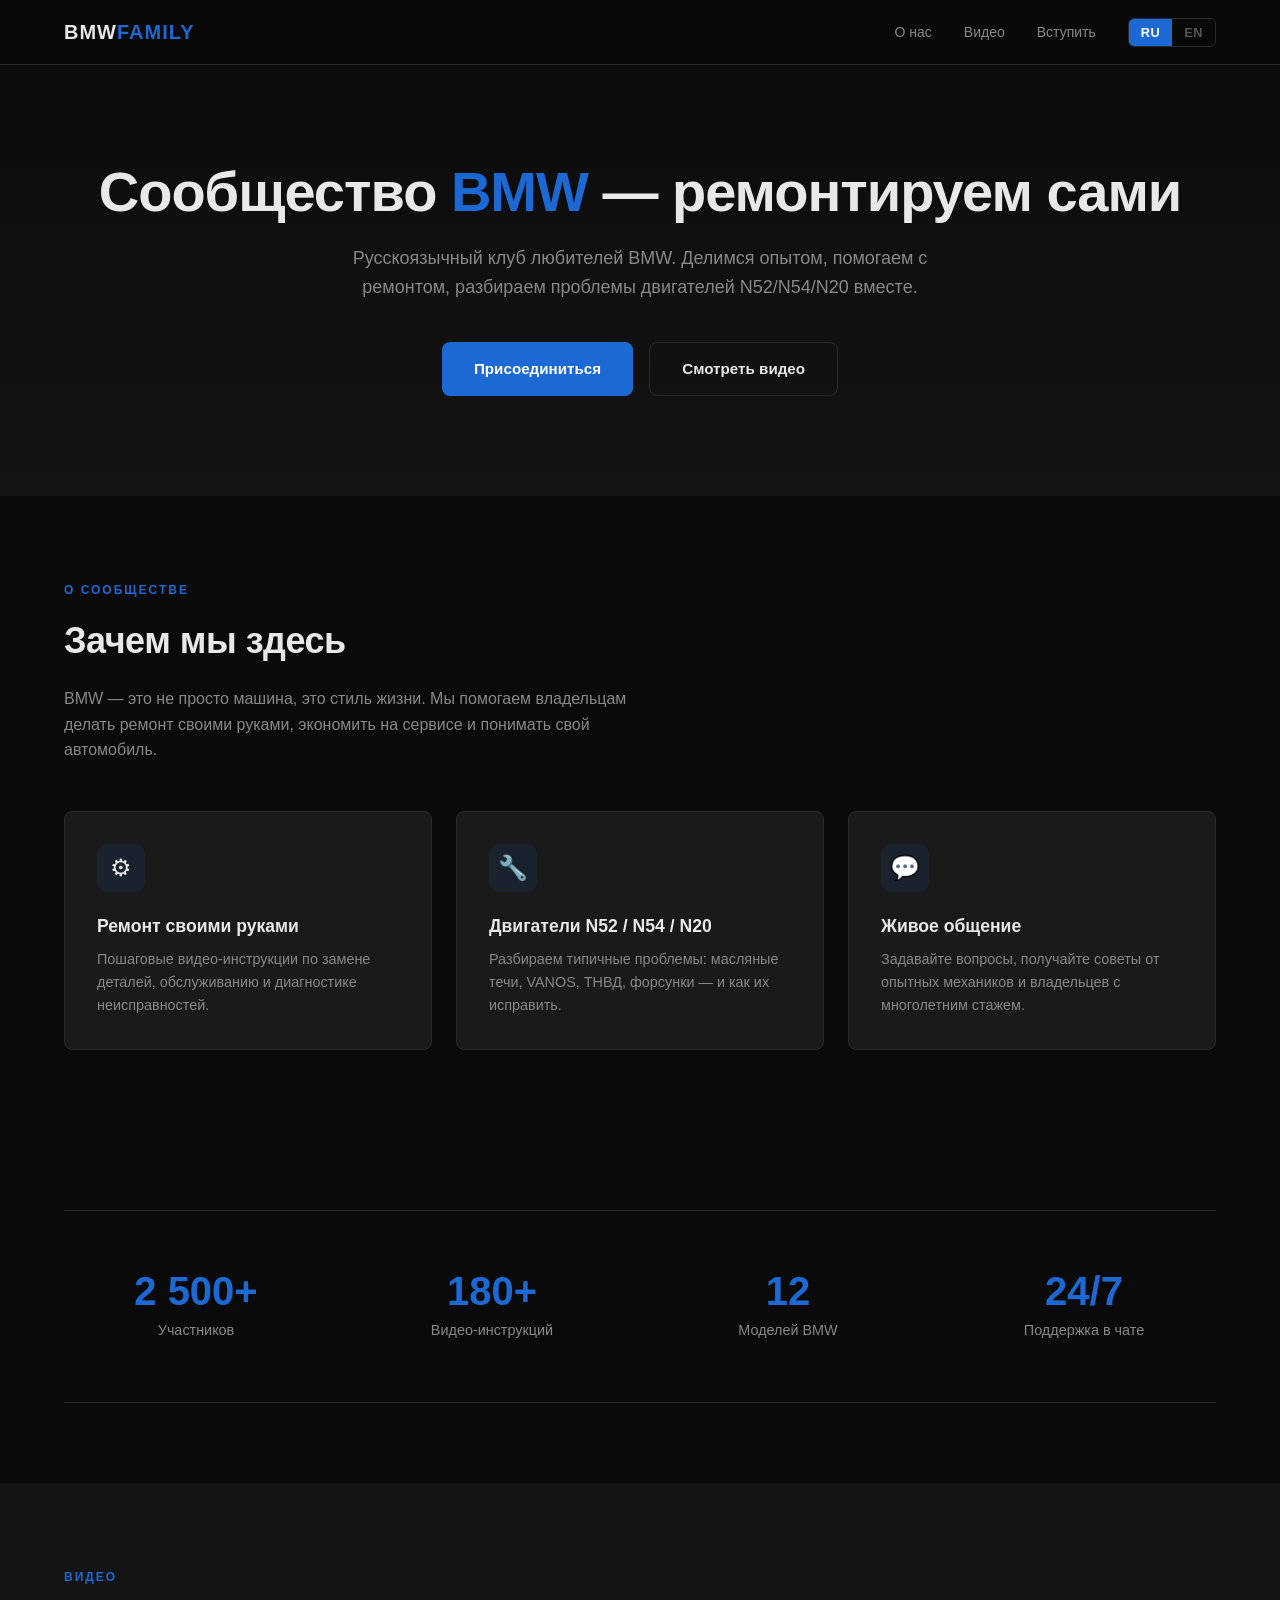
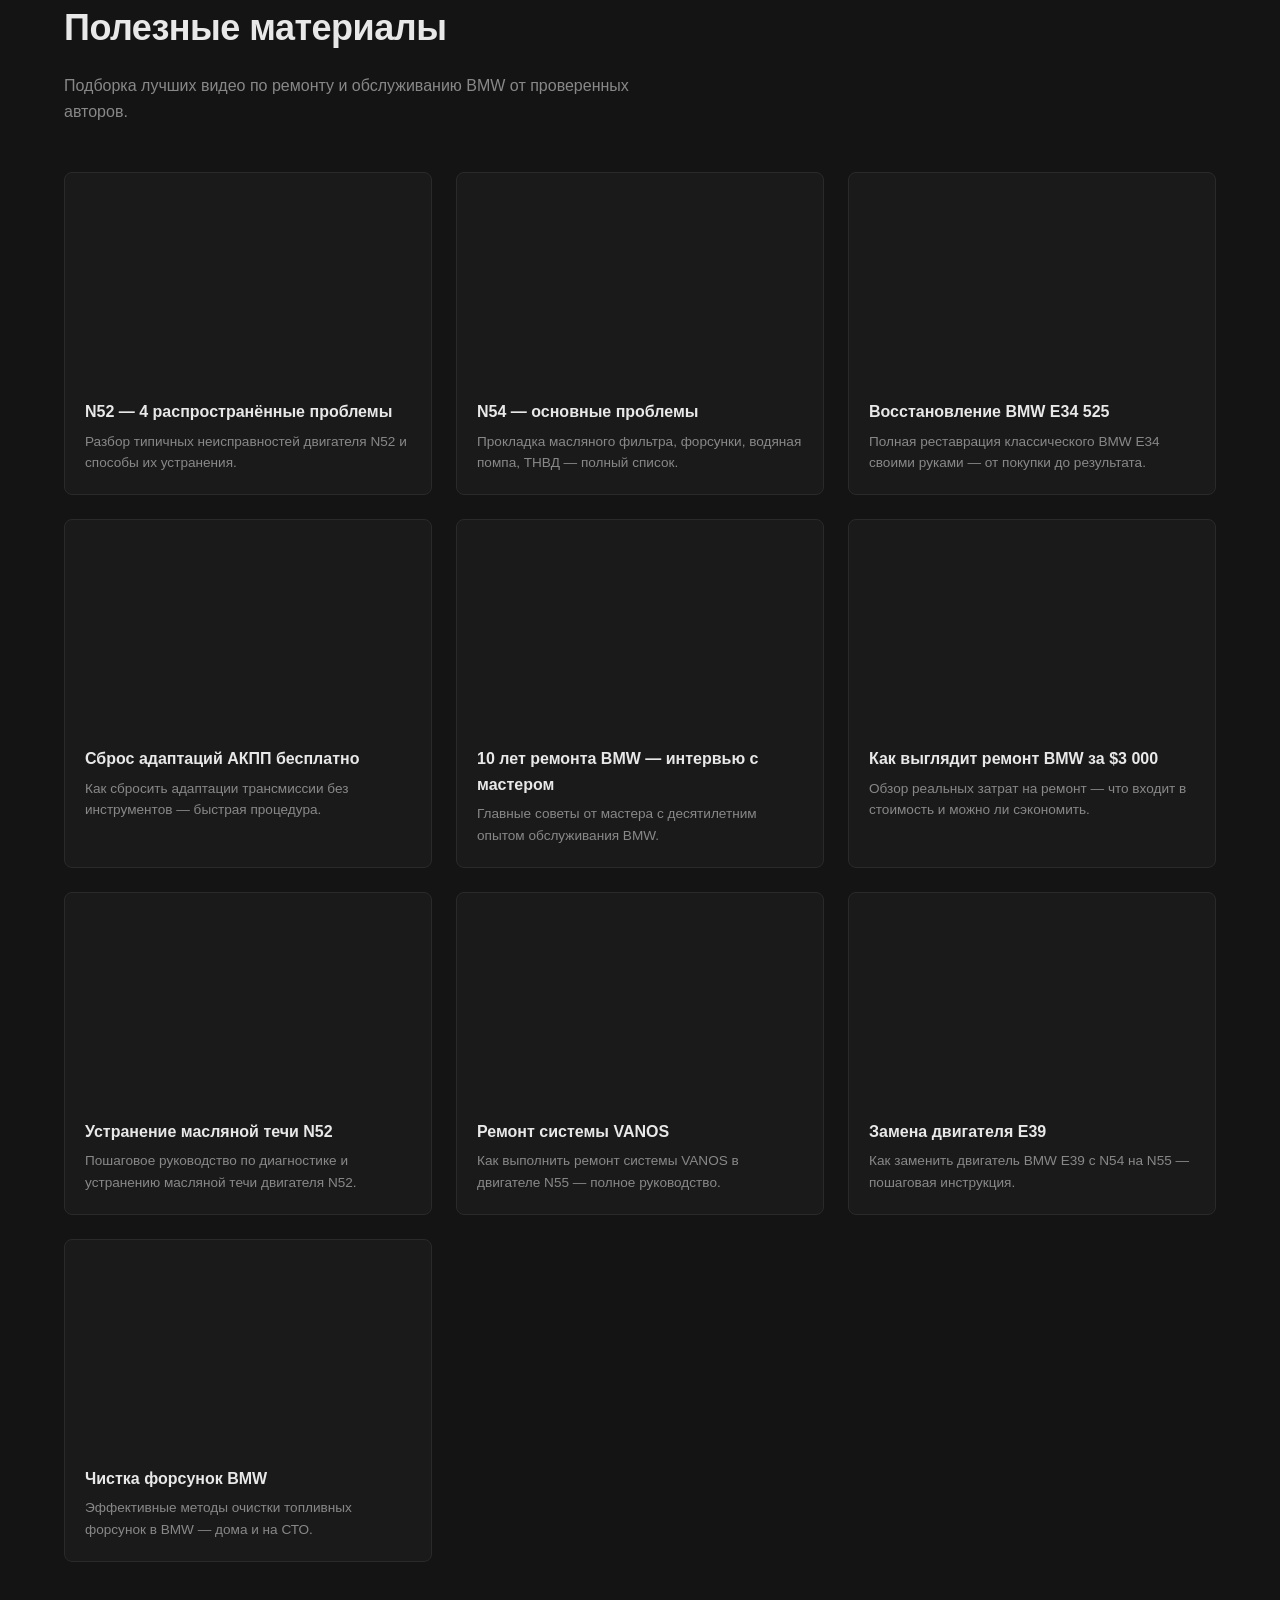
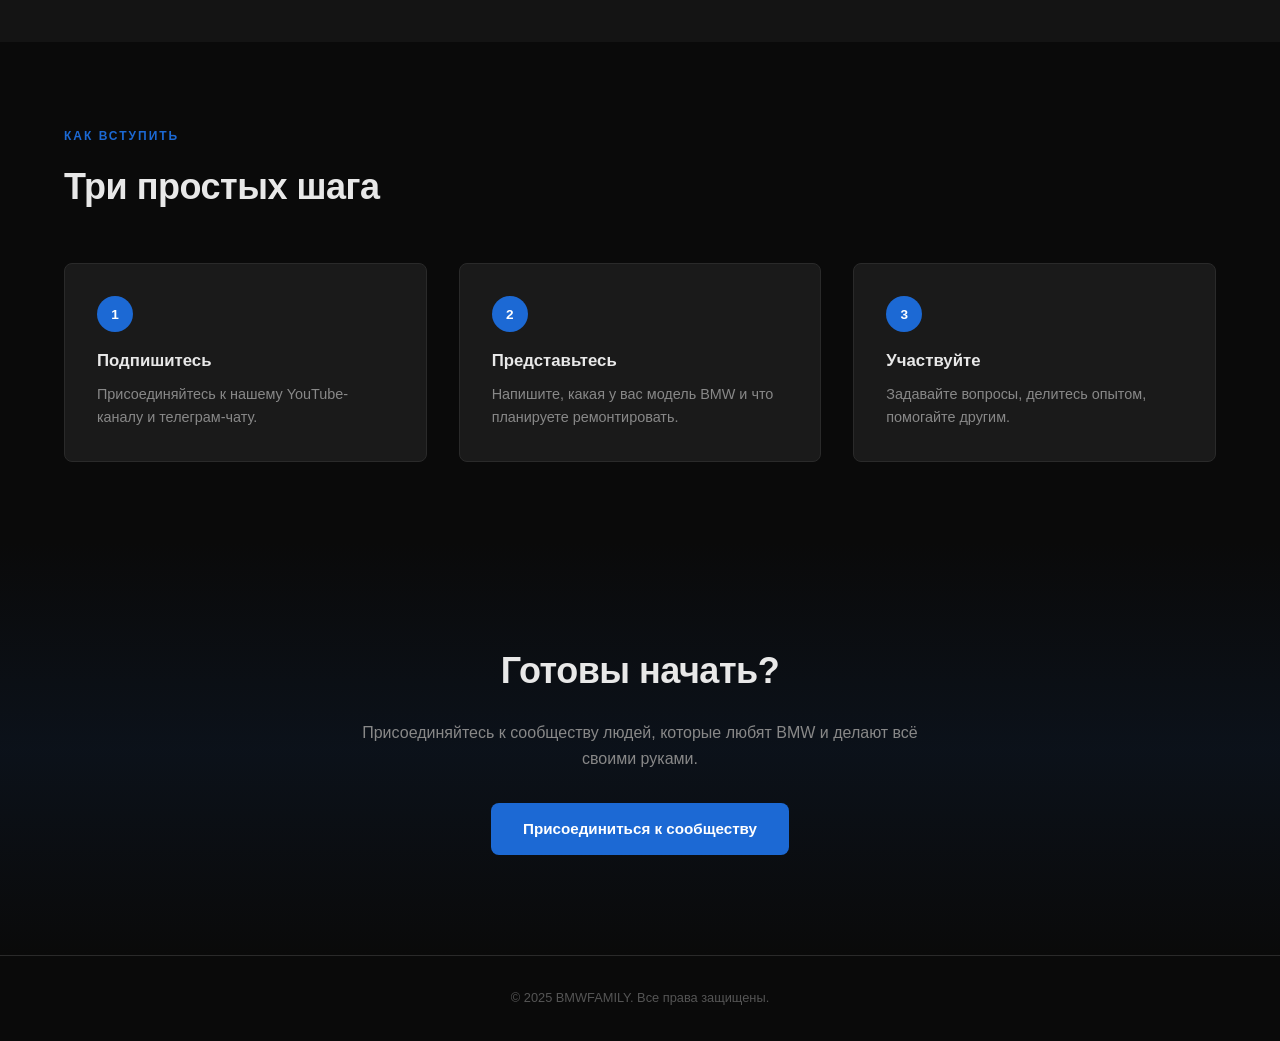
<file: family/index.html>
<!DOCTYPE html>
<html lang="ru">
<head>
    <meta charset="UTF-8">
    <meta name="viewport" content="width=device-width, initial-scale=1.0">
    <title>BMW Family Club — Сообщество любителей BMW</title>
    <style>
        /* ===== RESET & BASE ===== */
        *, *::before, *::after { margin: 0; padding: 0; box-sizing: border-box; }

        :root {
            --bg-primary: #0a0a0a;
            --bg-secondary: #141414;
            --bg-card: #1a1a1a;
            --accent: #1c69d4;
            --accent-hover: #2979ff;
            --text-primary: #e8e8e8;
            --text-secondary: #888;
            --text-muted: #555;
            --border: #2a2a2a;
            --radius: 8px;
            --max-width: 1200px;
        }

        html { scroll-behavior: smooth; }

        body {
            font-family: -apple-system, BlinkMacSystemFont, "Segoe UI", Roboto, Helvetica, Arial, sans-serif;
            background: var(--bg-primary);
            color: var(--text-primary);
            line-height: 1.6;
            -webkit-font-smoothing: antialiased;
        }

        a { color: var(--accent); text-decoration: none; transition: color 0.2s; }
        a:hover { color: var(--accent-hover); }

        img { max-width: 100%; display: block; }

        .container {
            max-width: var(--max-width);
            margin: 0 auto;
            padding: 0 24px;
        }

        /* ===== HEADER ===== */
        header {
            position: fixed;
            top: 0; left: 0; right: 0;
            z-index: 100;
            background: rgba(10, 10, 10, 0.85);
            backdrop-filter: blur(12px);
            border-bottom: 1px solid var(--border);
        }

        header .container {
            display: flex;
            align-items: center;
            justify-content: space-between;
            height: 64px;
        }

        .logo {
            font-size: 1.25rem;
            font-weight: 700;
            letter-spacing: 1px;
            color: var(--text-primary);
        }

        .logo span { color: var(--accent); }

        nav { display: flex; align-items: center; gap: 32px; }

        nav a {
            color: var(--text-secondary);
            font-size: 0.875rem;
            font-weight: 500;
            transition: color 0.2s;
        }

        nav a:hover { color: var(--text-primary); }

        .lang-switch {
            display: flex;
            border: 1px solid var(--border);
            border-radius: 6px;
            overflow: hidden;
        }

        .lang-btn {
            background: none;
            border: none;
            color: var(--text-muted);
            padding: 6px 12px;
            font-size: 0.8rem;
            font-weight: 600;
            cursor: pointer;
            transition: all 0.2s;
            letter-spacing: 0.5px;
        }

        .lang-btn.active {
            background: var(--accent);
            color: #fff;
        }

        .lang-btn:hover:not(.active) {
            color: var(--text-primary);
            background: var(--bg-card);
        }

        /* ===== HERO ===== */
        .hero {
            padding: 160px 0 100px;
            text-align: center;
            background: linear-gradient(180deg, var(--bg-primary) 0%, var(--bg-secondary) 100%);
        }

        .hero h1 {
            font-size: clamp(2rem, 5vw, 3.5rem);
            font-weight: 800;
            letter-spacing: -1px;
            line-height: 1.15;
            margin-bottom: 20px;
        }

        .hero h1 span { color: var(--accent); }

        .hero p {
            font-size: 1.125rem;
            color: var(--text-secondary);
            max-width: 640px;
            margin: 0 auto 40px;
        }

        .hero-buttons { display: flex; gap: 16px; justify-content: center; flex-wrap: wrap; }

        .btn {
            display: inline-flex;
            align-items: center;
            gap: 8px;
            padding: 14px 32px;
            border-radius: var(--radius);
            font-size: 0.95rem;
            font-weight: 600;
            cursor: pointer;
            transition: all 0.2s;
            border: none;
        }

        .btn-primary {
            background: var(--accent);
            color: #fff;
        }

        .btn-primary:hover { background: var(--accent-hover); color: #fff; }

        .btn-outline {
            background: transparent;
            color: var(--text-primary);
            border: 1px solid var(--border);
        }

        .btn-outline:hover { border-color: var(--text-secondary); }

        /* ===== SECTIONS ===== */
        section { padding: 80px 0; }

        .section-label {
            display: inline-block;
            font-size: 0.75rem;
            font-weight: 700;
            letter-spacing: 2px;
            text-transform: uppercase;
            color: var(--accent);
            margin-bottom: 12px;
        }

        .section-title {
            font-size: clamp(1.5rem, 3vw, 2.25rem);
            font-weight: 800;
            letter-spacing: -0.5px;
            margin-bottom: 16px;
        }

        .section-desc {
            color: var(--text-secondary);
            max-width: 600px;
            font-size: 1rem;
        }

        .section-header {
            margin-bottom: 48px;
        }

        /* ===== FEATURES ===== */
        .features-grid {
            display: grid;
            grid-template-columns: repeat(auto-fit, minmax(280px, 1fr));
            gap: 24px;
        }

        .feature-card {
            background: var(--bg-card);
            border: 1px solid var(--border);
            border-radius: var(--radius);
            padding: 32px;
            transition: border-color 0.2s;
        }

        .feature-card:hover { border-color: var(--accent); }

        .feature-icon {
            width: 48px;
            height: 48px;
            display: flex;
            align-items: center;
            justify-content: center;
            background: rgba(28, 105, 212, 0.1);
            border-radius: 10px;
            margin-bottom: 20px;
            font-size: 1.5rem;
        }

        .feature-card h3 {
            font-size: 1.1rem;
            font-weight: 700;
            margin-bottom: 8px;
        }

        .feature-card p {
            color: var(--text-secondary);
            font-size: 0.9rem;
        }

        /* ===== VIDEO SECTION ===== */
        #videos { background: var(--bg-secondary); }

        .videos-grid {
            display: grid;
            grid-template-columns: repeat(auto-fit, minmax(340px, 1fr));
            gap: 24px;
        }

        .video-card {
            background: var(--bg-card);
            border: 1px solid var(--border);
            border-radius: var(--radius);
            overflow: hidden;
            transition: border-color 0.2s;
        }

        .video-card:hover { border-color: var(--accent); }

        .video-wrapper {
            position: relative;
            padding-top: 56.25%;
        }

        .video-wrapper iframe {
            position: absolute;
            top: 0; left: 0;
            width: 100%;
            height: 100%;
            border: none;
        }

        .video-info { padding: 20px; }

        .video-info h3 {
            font-size: 1rem;
            font-weight: 700;
            margin-bottom: 6px;
        }

        .video-info p {
            color: var(--text-secondary);
            font-size: 0.85rem;
        }

        /* ===== STATS ===== */
        .stats {
            display: grid;
            grid-template-columns: repeat(auto-fit, minmax(180px, 1fr));
            gap: 32px;
            text-align: center;
            padding: 60px 0;
            border-top: 1px solid var(--border);
            border-bottom: 1px solid var(--border);
        }

        .stat-number {
            font-size: 2.5rem;
            font-weight: 800;
            color: var(--accent);
            line-height: 1;
            margin-bottom: 8px;
        }

        .stat-label {
            color: var(--text-secondary);
            font-size: 0.9rem;
        }

        /* ===== HOW IT WORKS ===== */
        .steps {
            display: grid;
            grid-template-columns: repeat(auto-fit, minmax(220px, 1fr));
            gap: 32px;
            counter-reset: step;
        }

        .step {
            position: relative;
            padding: 32px;
            background: var(--bg-card);
            border: 1px solid var(--border);
            border-radius: var(--radius);
            counter-increment: step;
        }

        .step::before {
            content: counter(step);
            display: inline-flex;
            align-items: center;
            justify-content: center;
            width: 36px;
            height: 36px;
            border-radius: 50%;
            background: var(--accent);
            color: #fff;
            font-size: 0.85rem;
            font-weight: 700;
            margin-bottom: 16px;
        }

        .step h3 {
            font-size: 1.05rem;
            font-weight: 700;
            margin-bottom: 8px;
        }

        .step p {
            color: var(--text-secondary);
            font-size: 0.9rem;
        }

        /* ===== CTA ===== */
        .cta {
            text-align: center;
            padding: 100px 0;
            background: linear-gradient(180deg, var(--bg-primary) 0%, rgba(28, 105, 212, 0.08) 50%, var(--bg-primary) 100%);
        }

        .cta .section-title { margin-bottom: 20px; }
        .cta .section-desc { margin: 0 auto 32px; }

        /* ===== FOOTER ===== */
        footer {
            border-top: 1px solid var(--border);
            padding: 32px 0;
            text-align: center;
            color: var(--text-muted);
            font-size: 0.8rem;
        }

        /* ===== MOBILE ===== */
        @media (max-width: 768px) {
            nav { gap: 16px; }
            nav a { display: none; }
            .hero { padding: 130px 0 70px; }
            section { padding: 60px 0; }
            .videos-grid { grid-template-columns: 1fr; }
            .stats { grid-template-columns: repeat(2, 1fr); }
        }
    </style>
</head>
<body>

<!-- ===== HEADER ===== -->
<header>
    <div class="container">
        <div class="logo">BMW<span>FAMILY</span></div>
        <nav>
            <a href="#about" data-ru="О нас" data-en="About">О нас</a>
            <a href="#videos" data-ru="Видео" data-en="Videos">Видео</a>
            <a href="#join" data-ru="Вступить" data-en="Join">Вступить</a>
            <div class="lang-switch">
                <button class="lang-btn active" data-lang="ru">RU</button>
                <button class="lang-btn" data-lang="en">EN</button>
            </div>
        </nav>
    </div>
</header>

<!-- ===== HERO ===== -->
<section class="hero">
    <div class="container">
        <h1 data-ru="Сообщество <span>BMW</span> — ремонтируем сами" data-en="<span>BMW</span> Community — DIY Repairs">Сообщество <span>BMW</span> — ремонтируем сами</h1>
        <p data-ru="Русскоязычный клуб любителей BMW. Делимся опытом, помогаем с ремонтом, разбираем проблемы двигателей N52/N54/N20 вместе." data-en="Russian-speaking BMW enthusiasts club. We share experience, help with repairs, and troubleshoot N52/N54/N20 engine problems together.">Русскоязычный клуб любителей BMW. Делимся опытом, помогаем с ремонтом, разбираем проблемы двигателей N52/N54/N20 вместе.</p>
        <div class="hero-buttons">
            <a href="#join" class="btn btn-primary" data-ru="Присоединиться" data-en="Join Us">Присоединиться</a>
            <a href="#videos" class="btn btn-outline" data-ru="Смотреть видео" data-en="Watch Videos">Смотреть видео</a>
        </div>
    </div>
</section>

<!-- ===== ABOUT ===== -->
<section id="about">
    <div class="container">
        <div class="section-header">
            <div class="section-label" data-ru="О сообществе" data-en="About the Community">О сообществе</div>
            <h2 class="section-title" data-ru="Зачем мы здесь" data-en="Why We're Here">Зачем мы здесь</h2>
            <p class="section-desc" data-ru="BMW — это не просто машина, это стиль жизни. Мы помогаем владельцам делать ремонт своими руками, экономить на сервисе и понимать свой автомобиль." data-en="BMW is not just a car, it's a lifestyle. We help owners do repairs themselves, save on service, and understand their car.">BMW — это не просто машина, это стиль жизни. Мы помогаем владельцам делать ремонт своими руками, экономить на сервисе и понимать свой автомобиль.</p>
        </div>
        <div class="features-grid">
            <div class="feature-card">
                <div class="feature-icon">&#9881;</div>
                <h3 data-ru="Ремонт своими руками" data-en="DIY Repairs">Ремонт своими руками</h3>
                <p data-ru="Пошаговые видео-инструкции по замене деталей, обслуживанию и диагностике неисправностей." data-en="Step-by-step video instructions for parts replacement, maintenance, and fault diagnostics.">Пошаговые видео-инструкции по замене деталей, обслуживанию и диагностике неисправностей.</p>
            </div>
            <div class="feature-card">
                <div class="feature-icon">&#128295;</div>
                <h3 data-ru="Двигатели N52 / N54 / N20" data-en="N52 / N54 / N20 Engines">Двигатели N52 / N54 / N20</h3>
                <p data-ru="Разбираем типичные проблемы: масляные течи, VANOS, ТНВД, форсунки — и как их исправить." data-en="Breaking down common issues: oil leaks, VANOS, HPFP, injectors — and how to fix them.">Разбираем типичные проблемы: масляные течи, VANOS, ТНВД, форсунки — и как их исправить.</p>
            </div>
            <div class="feature-card">
                <div class="feature-icon">&#128172;</div>
                <h3 data-ru="Живое общение" data-en="Live Community">Живое общение</h3>
                <p data-ru="Задавайте вопросы, получайте советы от опытных механиков и владельцев с многолетним стажем." data-en="Ask questions, get advice from experienced mechanics and owners with years of experience.">Задавайте вопросы, получайте советы от опытных механиков и владельцев с многолетним стажем.</p>
            </div>
        </div>
    </div>
</section>

<!-- ===== STATS ===== -->
<section>
    <div class="container">
        <div class="stats">
            <div>
                <div class="stat-number">2 500+</div>
                <div class="stat-label" data-ru="Участников" data-en="Members">Участников</div>
            </div>
            <div>
                <div class="stat-number">180+</div>
                <div class="stat-label" data-ru="Видео-инструкций" data-en="Video Tutorials">Видео-инструкций</div>
            </div>
            <div>
                <div class="stat-number">12</div>
                <div class="stat-label" data-ru="Моделей BMW" data-en="BMW Models">Моделей BMW</div>
            </div>
            <div>
                <div class="stat-number">24/7</div>
                <div class="stat-label" data-ru="Поддержка в чате" data-en="Chat Support">Поддержка в чате</div>
            </div>
        </div>
    </div>
</section>

<!-- ===== VIDEOS ===== -->
<section id="videos">
    <div class="container">
        <div class="section-header">
            <div class="section-label" data-ru="Видео" data-en="Videos">Видео</div>
            <h2 class="section-title" data-ru="Полезные материалы" data-en="Useful Resources">Полезные материалы</h2>
            <p class="section-desc" data-ru="Подборка лучших видео по ремонту и обслуживанию BMW от проверенных авторов." data-en="A curated collection of the best BMW repair and maintenance videos from trusted creators.">Подборка лучших видео по ремонту и обслуживанию BMW от проверенных авторов.</p>
        </div>
        <div class="videos-grid">

            <!-- Video 1: N52 Common Problems -->
            <div class="video-card">
                <div class="video-wrapper">
                    <iframe src="https://www.youtube.com/embed/VBYXVJZtmVU"
                            title="BMW N52 Engine - Common Problems"
                            allow="accelerometer; autoplay; clipboard-write; encrypted-media; gyroscope; picture-in-picture"
                            allowfullscreen></iframe>
                </div>
                <div class="video-info">
                    <h3 data-ru="N52 — 4 распространённые проблемы" data-en="N52 — 4 Common Problems">N52 — 4 распространённые проблемы</h3>
                    <p data-ru="Разбор типичных неисправностей двигателя N52 и способы их устранения." data-en="Breakdown of typical N52 engine issues and how to fix them.">Разбор типичных неисправностей двигателя N52 и способы их устранения.</p>
                </div>
            </div>

            <!-- Video 2: N54 Common Problems -->
            <div class="video-card">
                <div class="video-wrapper">
                    <iframe src="https://www.youtube.com/embed/XIRbyJPQwC0"
                            title="N54 Most Common Problems"
                            allow="accelerometer; autoplay; clipboard-write; encrypted-media; gyroscope; picture-in-picture"
                            allowfullscreen></iframe>
                </div>
                <div class="video-info">
                    <h3 data-ru="N54 — основные проблемы" data-en="N54 — Main Issues">N54 — основные проблемы</h3>
                    <p data-ru="Прокладка масляного фильтра, форсунки, водяная помпа, ТНВД — полный список." data-en="Oil filter housing gasket, injectors, water pump, HPFP — complete list.">Прокладка масляного фильтра, форсунки, водяная помпа, ТНВД — полный список.</p>
                </div>
            </div>

            <!-- Video 3: BMW E34 Restoration -->
            <div class="video-card">
                <div class="video-wrapper">
                    <iframe src="https://www.youtube.com/embed/w9Cf1forcUA"
                            title="BMW E34 525 Restoration"
                            allow="accelerometer; autoplay; clipboard-write; encrypted-media; gyroscope; picture-in-picture"
                            allowfullscreen></iframe>
                </div>
                <div class="video-info">
                    <h3 data-ru="Восстановление BMW E34 525" data-en="BMW E34 525 Restoration">Восстановление BMW E34 525</h3>
                    <p data-ru="Полная реставрация классического BMW E34 своими руками — от покупки до результата." data-en="Complete DIY restoration of a classic BMW E34 — from purchase to result.">Полная реставрация классического BMW E34 своими руками — от покупки до результата.</p>
                </div>
            </div>

            <!-- Video 4: Transmission Reset -->
            <div class="video-card">
                <div class="video-wrapper">
                    <iframe src="https://www.youtube.com/embed/JwtHP2oLD5k"
                            title="BMW Transmission Reset"
                            allow="accelerometer; autoplay; clipboard-write; encrypted-media; gyroscope; picture-in-picture"
                            allowfullscreen></iframe>
                </div>
                <div class="video-info">
                    <h3 data-ru="Сброс адаптаций АКПП бесплатно" data-en="Free Transmission Adaptation Reset">Сброс адаптаций АКПП бесплатно</h3>
                    <p data-ru="Как сбросить адаптации трансмиссии без инструментов — быстрая процедура." data-en="How to reset transmission adaptations without tools — a quick procedure.">Как сбросить адаптации трансмиссии без инструментов — быстрая процедура.</p>
                </div>
            </div>

            <!-- Video 5: BMW Mechanic Interview -->
            <div class="video-card">
                <div class="video-wrapper">
                    <iframe src="https://www.youtube.com/embed/oujDUFB3ZEg"
                            title="BMW Mechanic Interview - 10 Years Experience"
                            allow="accelerometer; autoplay; clipboard-write; encrypted-media; gyroscope; picture-in-picture"
                            allowfullscreen></iframe>
                </div>
                <div class="video-info">
                    <h3 data-ru="10 лет ремонта BMW — интервью с мастером" data-en="10 Years of BMW Repair — Mechanic Interview">10 лет ремонта BMW — интервью с мастером</h3>
                    <p data-ru="Главные советы от мастера с десятилетним опытом обслуживания BMW." data-en="Top tips from a mechanic with ten years of BMW service experience.">Главные советы от мастера с десятилетним опытом обслуживания BMW.</p>
                </div>
            </div>

            <!-- Video 6: What $2,983 Worth of BMW Repair Looks Like -->
            <div class="video-card">
                <div class="video-wrapper">
                    <iframe src="https://www.youtube.com/embed/NKREJygbsFQ"
                            title="What BMW Repair Looks Like"
                            allow="accelerometer; autoplay; clipboard-write; encrypted-media; gyroscope; picture-in-picture"
                            allowfullscreen></iframe>
                </div>
                <div class="video-info">
                    <h3 data-ru="Как выглядит ремонт BMW за $3 000" data-en="What $3,000 of BMW Repair Looks Like">Как выглядит ремонт BMW за $3 000</h3>
                    <p data-ru="Обзор реальных затрат на ремонт — что входит в стоимость и можно ли сэкономить." data-en="Overview of real repair costs — what's included and how to save money.">Обзор реальных затрат на ремонт — что входит в стоимость и можно ли сэкономить.</p>
                </div>
            </div>

            <!-- Video 7: BMW N52 Engine Oil Leak Fix -->
            <div class="video-card">
                <div class="video-wrapper">
                    <iframe src="https://www.youtube.com/embed/0D9d039vD7M"
                            title="BMW N52 Oil Leak Fix"
                            allow="accelerometer; autoplay; clipboard-write; encrypted-media; gyroscope; picture-in-picture"
                            allowfullscreen></iframe>
                </div>
                <div class="video-info">
                    <h3 data-ru="Устранение масляной течи N52" data-en="Fixing N52 Oil Leak">Устранение масляной течи N52</h3>
                    <p data-ru="Пошаговое руководство по диагностике и устранению масляной течи двигателя N52." data-en="Step-by-step guide to diagnose and fix N52 oil leak.">Пошаговое руководство по диагностике и устранению масляной течи двигателя N52.</p>
                </div>
            </div>

            <!-- Video 8: BMW VANOS System Repair -->
            <div class="video-card">
                <div class="video-wrapper">
                    <iframe src="https://www.youtube.com/embed/2g7jXj6qJ0o"
                            title="BMW VANOS System Repair"
                            allow="accelerometer; autoplay; clipboard-write; encrypted-media; gyroscope; picture-in-picture"
                            allowfullscreen></iframe>
                </div>
                <div class="video-info">
                    <h3 data-ru="Ремонт системы VANOS" data-en="VANOS System Repair">Ремонт системы VANOS</h3>
                    <p data-ru="Как выполнить ремонт системы VANOS в двигателе N54/N55 — полное руководство." data-en="How to repair VANOS system in N54/N55 engines — complete guide.">Как выполнить ремонт системы VANOS в двигателе N55 — полное руководство.</p>
                </div>
            </div>

            <!-- Video 9: BMW E39 Engine Swap -->
            <div class="video-card">
                <div class="video-wrapper">
                    <iframe src="https://www.youtube.com/embed/sZ8Z3zW8kQ0"
                            title="BMW E39 Engine Swap"
                            allow="accelerometer; autoplay; clipboard-write; encrypted-media; gyroscope; picture-in-picture"
                            allowfullscreen></iframe>
                </div>
                <div class="video-info">
                    <h3 data-ru="Замена двигателя E39" data-en="E39 Engine Swap">Замена двигателя E39</h3>
                    <p data-ru="Как заменить двигатель BMW E39 с N54 на N55 — пошаговая инструкция." data-en="How to swap BMW E39 engine from N54 to N55 — step by step guide.">Как заменить двигатель BMW E39 с N54 на N55 — пошаговая инструкция.</p>
                </div>
            </div>

            <!-- Video 10: BMW Injector Cleaning -->
            <div class="video-card">
                <div class="video-wrapper">
                    <iframe src="https://www.youtube.com/embed/fJX1gJ6lZ1g"
                            title="BMW Injector Cleaning"
                            allow="accelerometer; autoplay; clipboard-write; encrypted-media; gyroscope; picture-in-picture"
                            allowfullscreen></iframe>
                </div>
                <div class="video-info">
                    <h3 data-ru="Чистка форсунок BMW" data-en="BMW Injector Cleaning">Чистка форсунок BMW</h3>
                    <p data-ru="Эффективные методы очистки топливных форсунок в BMW — дома и на СТО." data-en="Effective methods for cleaning BMW fuel injectors — at home and at repair shop.">Эффективные методы очистки топливных форсунок в BMW — дома и на СТО.</p>
                </div>
            </div>

        </div>
    </div>
</section>

<!-- ===== HOW TO JOIN ===== -->
<section id="join">
    <div class="container">
        <div class="section-header">
            <div class="section-label" data-ru="Как вступить" data-en="How to Join">Как вступить</div>
            <h2 class="section-title" data-ru="Три простых шага" data-en="Three Simple Steps">Три простых шага</h2>
        </div>
        <div class="steps">
            <div class="step">
                <h3 data-ru="Подпишитесь" data-en="Subscribe">Подпишитесь</h3>
                <p data-ru="Присоединяйтесь к нашему YouTube-каналу и телеграм-чату." data-en="Join our YouTube channel and Telegram chat.">Присоединяйтесь к нашему YouTube-каналу и телеграм-чату.</p>
            </div>
            <div class="step">
                <h3 data-ru="Представьтесь" data-en="Introduce Yourself">Представьтесь</h3>
                <p data-ru="Напишите, какая у вас модель BMW и что планируете ремонтировать." data-en="Tell us your BMW model and what you plan to repair.">Напишите, какая у вас модель BMW и что планируете ремонтировать.</p>
            </div>
            <div class="step">
                <h3 data-ru="Участвуйте" data-en="Participate">Участвуйте</h3>
                <p data-ru="Задавайте вопросы, делитесь опытом, помогайте другим." data-en="Ask questions, share experience, help others.">Задавайте вопросы, делитесь опытом, помогайте другим.</p>
            </div>
        </div>
    </div>
</section>

<!-- ===== CTA ===== -->
<section class="cta">
    <div class="container">
        <h2 class="section-title" data-ru="Готовы начать?" data-en="Ready to Start?">Готовы начать?</h2>
        <p class="section-desc" data-ru="Присоединяйтесь к сообществу людей, которые любят BMW и делают всё своими руками." data-en="Join a community of people who love BMW and do everything themselves.">Присоединяйтесь к сообществу людей, которые любят BMW и делают всё своими руками.</p>
        <a href="#join" class="btn btn-primary" data-ru="Присоединиться к сообществу" data-en="Join the Community">Присоединиться к сообществу</a>
    </div>
</section>

<!-- ===== FOOTER ===== -->
<footer>
    <div class="container">
        <p>&copy; 2025 BMWFAMILY. <span data-ru="Все права защищены." data-en="All rights reserved.">Все права защищены.</span></p>
    </div>
</footer>

<!-- ===== LANGUAGE SWITCH SCRIPT ===== -->
<script>
(function () {
    let currentLang = 'ru';

    function setLang(lang) {
        currentLang = lang;
        document.documentElement.lang = lang;

        document.querySelectorAll('.lang-btn').forEach(function (btn) {
            btn.classList.toggle('active', btn.dataset.lang === lang);
        });

        document.querySelectorAll('[data-ru]').forEach(function (el) {
            const text = el.getAttribute('data-' + lang);
            if (text) {
                if (el.tagName === 'INPUT' || el.tagName === 'TEXTAREA') {
                    el.placeholder = text;
                } else {
                    el.innerHTML = text;
                }
            }
        });
    }

    document.querySelectorAll('.lang-btn').forEach(function (btn) {
        btn.addEventListener('click', function () {
            setLang(btn.dataset.lang);
        });
    });
})();
</script>

</body>
</html>
</file>
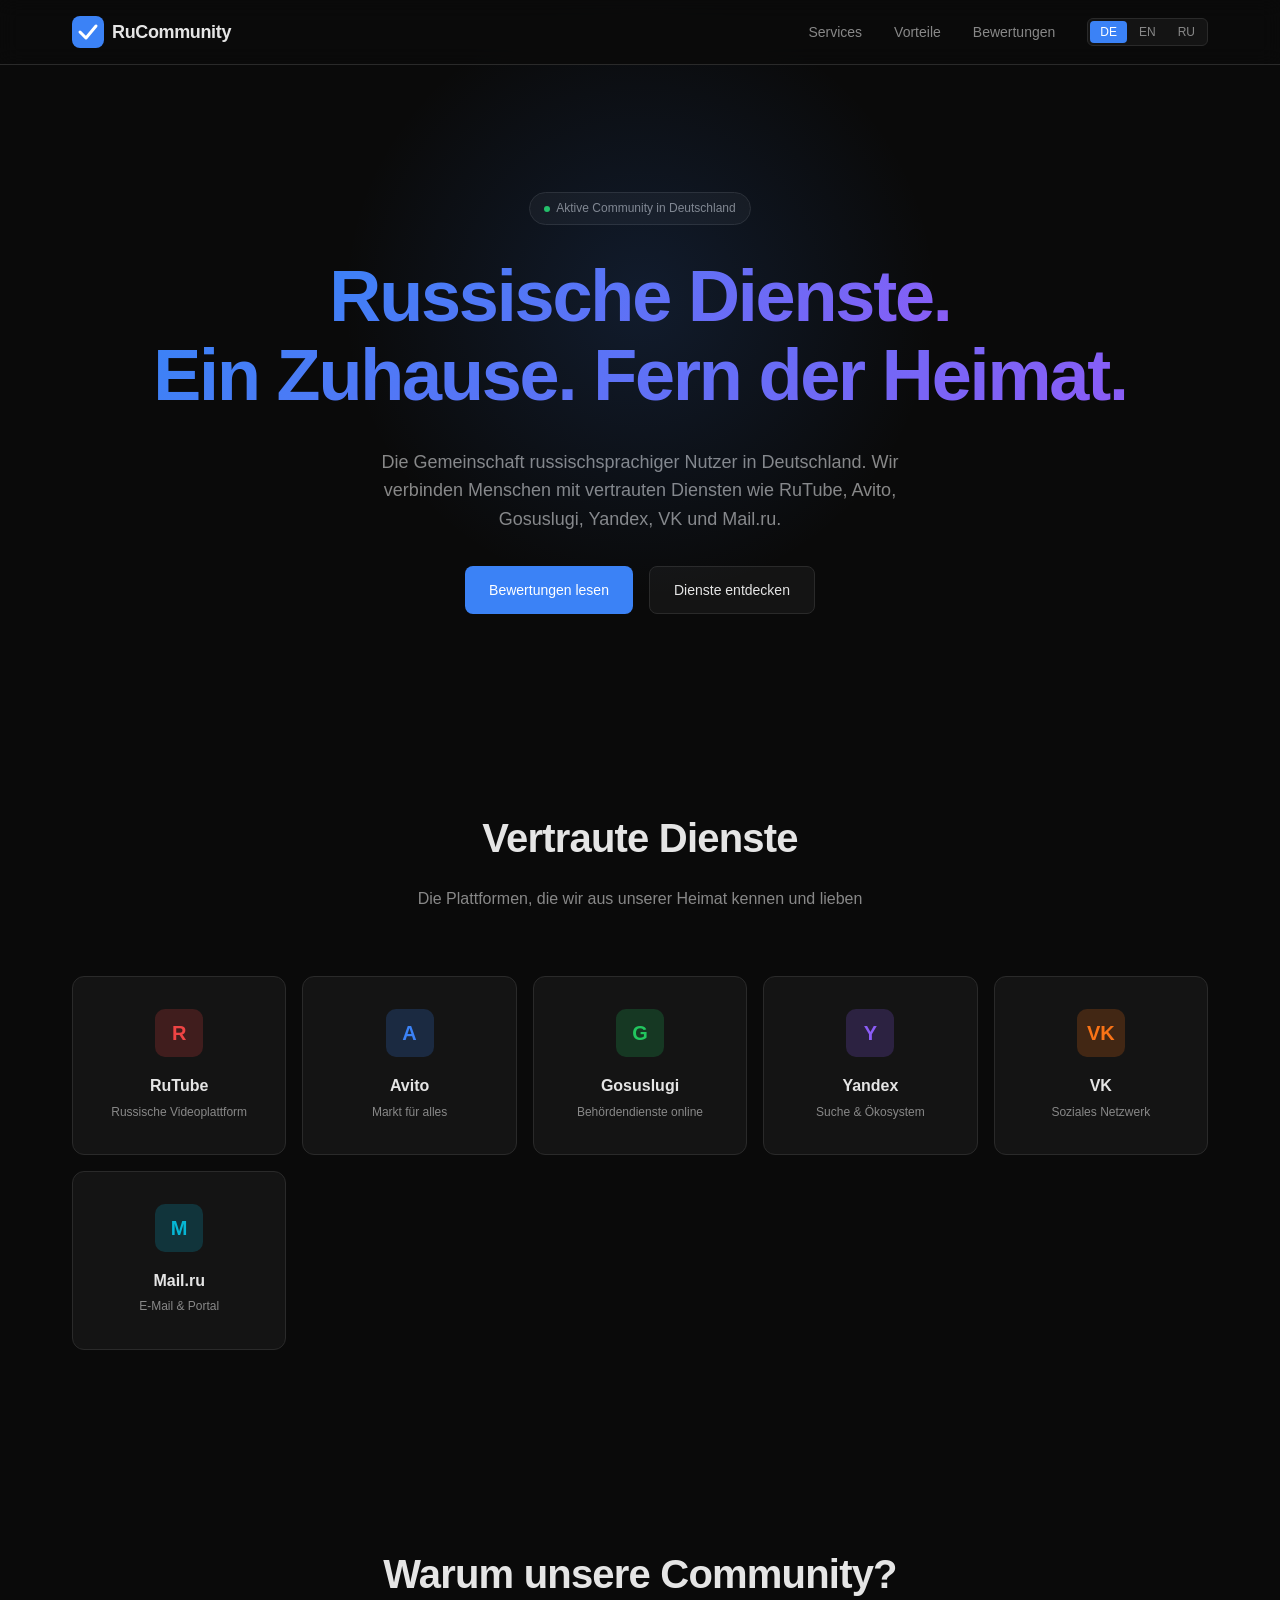
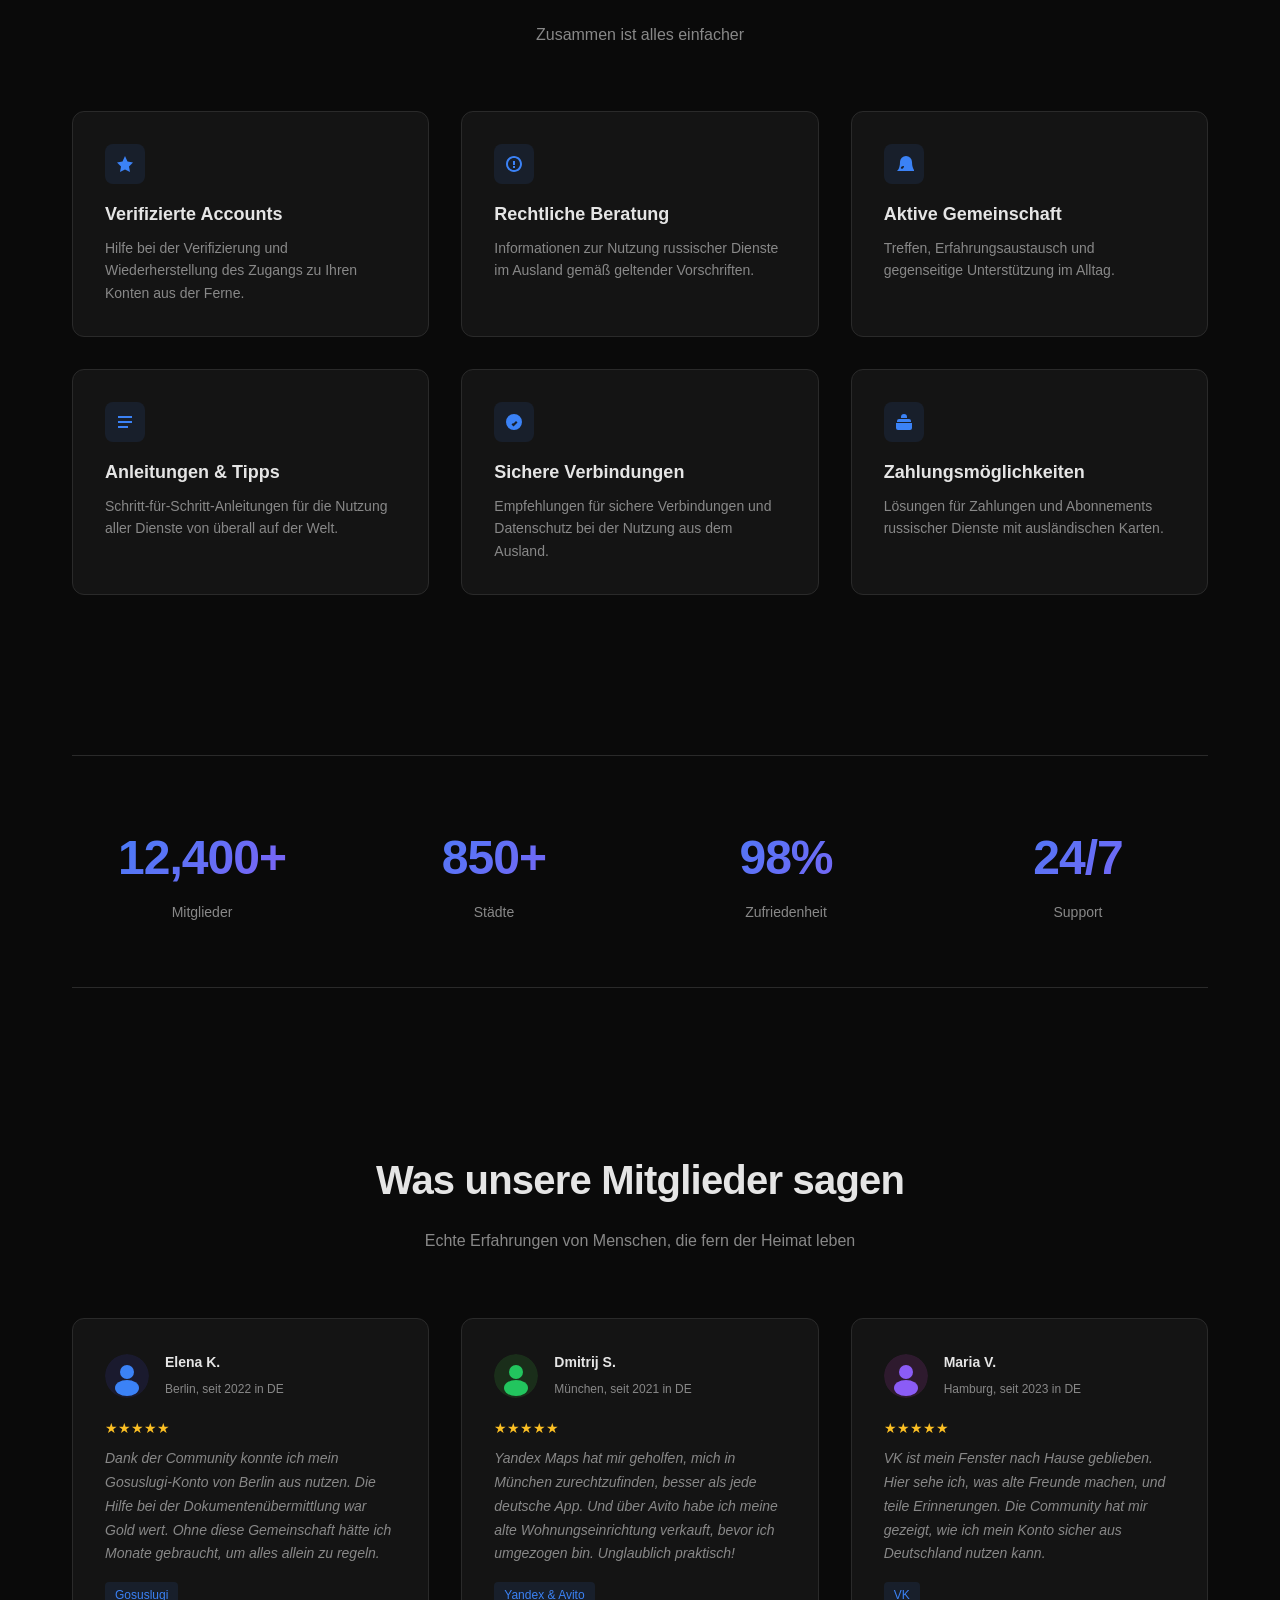
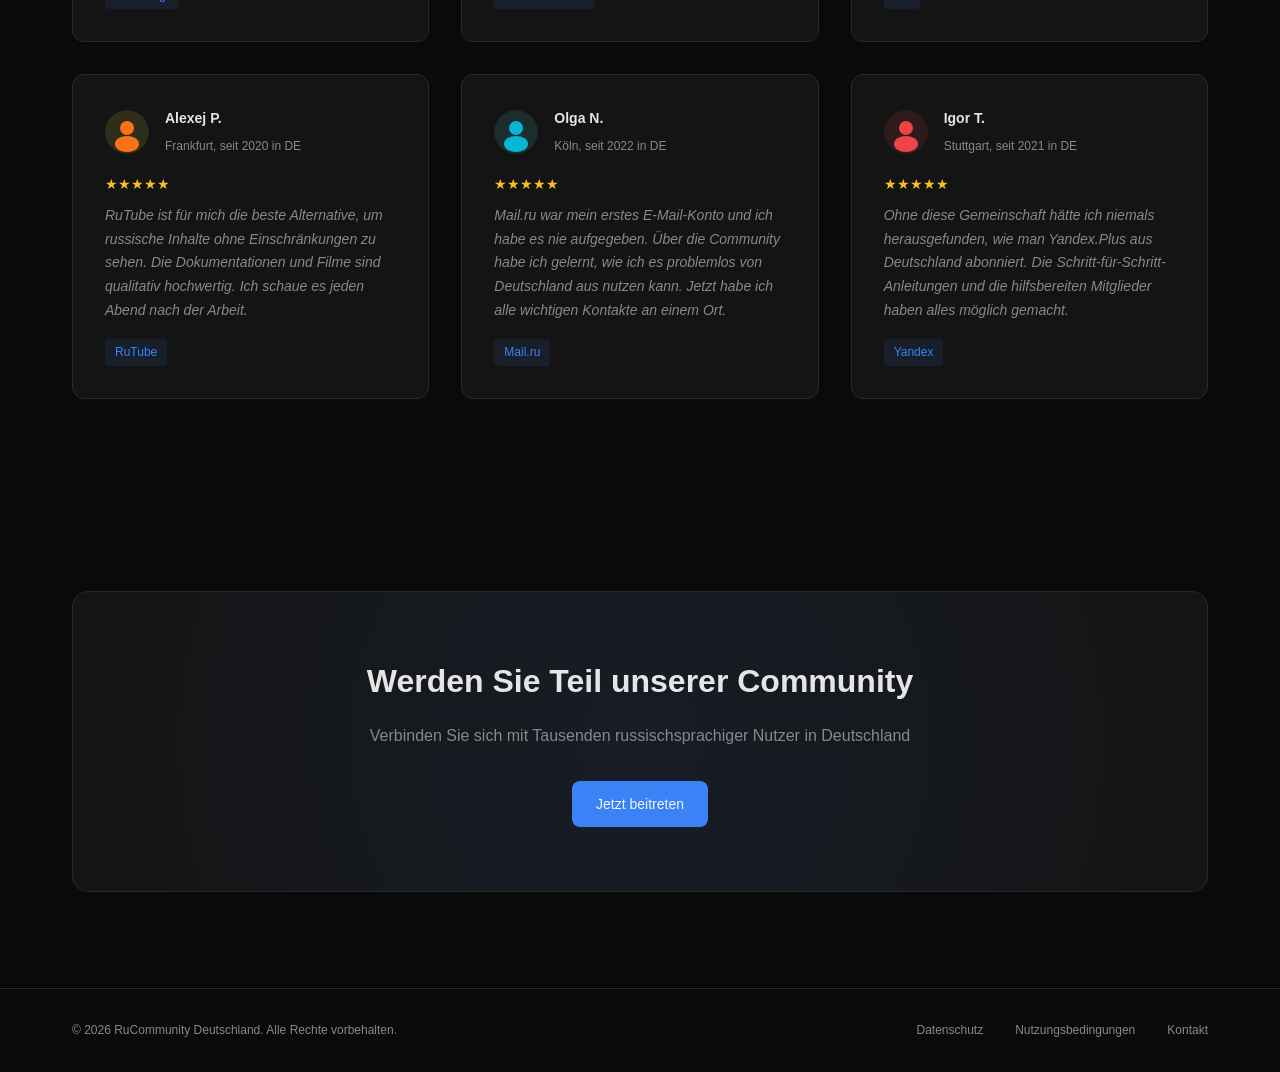
<file: germany/index.html>
<!DOCTYPE html>
<html lang="de">
<head>
    <meta charset="UTF-8">
    <meta name="viewport" content="width=device-width, initial-scale=1.0">
    <title>Ru-Services Community Deutschland</title>
    <style>
        *, *::before, *::after {
            margin: 0;
            padding: 0;
            box-sizing: border-box;
        }

        :root {
            --color-bg: #0a0a0a;
            --color-surface: #141414;
            --color-surface-hover: #1a1a1a;
            --color-border: #2a2a2a;
            --color-text: #e5e5e5;
            --color-text-muted: #888;
            --color-accent: #3b82f6;
            --color-accent-hover: #2563eb;
            --color-red: #ef4444;
            --font-sans: -apple-system, BlinkMacSystemFont, "Segoe UI", Roboto, "Helvetica Neue", Arial, sans-serif;
            --max-width: 1200px;
            --spacing-xs: 0.5rem;
            --spacing-sm: 1rem;
            --spacing-md: 2rem;
            --spacing-lg: 4rem;
            --spacing-xl: 6rem;
        }

        html {
            scroll-behavior: smooth;
        }

        body {
            font-family: var(--font-sans);
            background: var(--color-bg);
            color: var(--color-text);
            line-height: 1.6;
            -webkit-font-smoothing: antialiased;
        }

        .container {
            max-width: var(--max-width);
            margin: 0 auto;
            padding: 0 var(--spacing-md);
        }

        /* Header */
        header {
            position: fixed;
            top: 0;
            left: 0;
            right: 0;
            z-index: 100;
            background: rgba(10, 10, 10, 0.9);
            backdrop-filter: blur(10px);
            border-bottom: 1px solid var(--color-border);
        }

        .header-inner {
            display: flex;
            align-items: center;
            justify-content: space-between;
            padding: var(--spacing-sm) var(--spacing-md);
            max-width: var(--max-width);
            margin: 0 auto;
        }

        .logo {
            display: flex;
            align-items: center;
            gap: var(--spacing-xs);
            font-weight: 700;
            font-size: 1.125rem;
            letter-spacing: -0.02em;
        }

        .logo-icon {
            width: 32px;
            height: 32px;
        }

        nav {
            display: flex;
            align-items: center;
            gap: var(--spacing-md);
        }

        nav a {
            color: var(--color-text-muted);
            text-decoration: none;
            font-size: 0.875rem;
            transition: color 0.2s;
        }

        nav a:hover {
            color: var(--color-text);
        }

        .lang-switcher {
            display: flex;
            gap: 2px;
            background: var(--color-surface);
            border: 1px solid var(--color-border);
            border-radius: 6px;
            padding: 2px;
        }

        .lang-btn {
            padding: 4px 10px;
            border: none;
            background: transparent;
            color: var(--color-text-muted);
            font-size: 0.75rem;
            cursor: pointer;
            border-radius: 4px;
            transition: all 0.2s;
            font-weight: 500;
        }

        .lang-btn.active {
            background: var(--color-accent);
            color: white;
        }

        .lang-btn:hover:not(.active) {
            color: var(--color-text);
        }

        /* Hero */
        .hero {
            padding: calc(var(--spacing-xl) * 2) 0 var(--spacing-xl);
            text-align: center;
            position: relative;
            overflow: hidden;
        }

        .hero::before {
            content: "";
            position: absolute;
            top: 0;
            left: 50%;
            transform: translateX(-50%);
            width: 600px;
            height: 600px;
            background: radial-gradient(circle, rgba(59, 130, 246, 0.15) 0%, transparent 70%);
            pointer-events: none;
        }

        .hero-badge {
            display: inline-flex;
            align-items: center;
            gap: 6px;
            padding: 6px 14px;
            background: var(--color-surface);
            border: 1px solid var(--color-border);
            border-radius: 100px;
            font-size: 0.75rem;
            color: var(--color-text-muted);
            margin-bottom: var(--spacing-md);
        }

        .hero-badge-dot {
            width: 6px;
            height: 6px;
            background: #22c55e;
            border-radius: 50%;
        }

        .hero h1 {
            font-size: clamp(2.5rem, 6vw, 4.5rem);
            font-weight: 800;
            letter-spacing: -0.03em;
            line-height: 1.1;
            margin-bottom: var(--spacing-md);
        }

        .hero h1 span {
            background: linear-gradient(135deg, var(--color-accent), #8b5cf6);
            -webkit-background-clip: text;
            -webkit-text-fill-color: transparent;
            background-clip: text;
        }

        .hero p {
            font-size: 1.125rem;
            color: var(--color-text-muted);
            max-width: 600px;
            margin: 0 auto var(--spacing-md);
        }

        .hero-buttons {
            display: flex;
            gap: var(--spacing-sm);
            justify-content: center;
            flex-wrap: wrap;
        }

        .btn {
            display: inline-flex;
            align-items: center;
            gap: 8px;
            padding: 12px 24px;
            border-radius: 8px;
            font-size: 0.875rem;
            font-weight: 500;
            text-decoration: none;
            transition: all 0.2s;
            cursor: pointer;
            border: none;
        }

        .btn-primary {
            background: var(--color-accent);
            color: white;
        }

        .btn-primary:hover {
            background: var(--color-accent-hover);
        }

        .btn-secondary {
            background: var(--color-surface);
            color: var(--color-text);
            border: 1px solid var(--color-border);
        }

        .btn-secondary:hover {
            background: var(--color-surface-hover);
        }

        /* Services Grid */
        .section {
            padding: var(--spacing-xl) 0;
        }

        .section-header {
            text-align: center;
            margin-bottom: var(--spacing-lg);
        }

        .section-header h2 {
            font-size: clamp(1.75rem, 4vw, 2.5rem);
            font-weight: 700;
            letter-spacing: -0.02em;
            margin-bottom: var(--spacing-sm);
        }

        .section-header p {
            color: var(--color-text-muted);
            max-width: 500px;
            margin: 0 auto;
        }

        .services-grid {
            display: grid;
            grid-template-columns: repeat(auto-fit, minmax(180px, 1fr));
            gap: var(--spacing-sm);
        }

        .service-card {
            background: var(--color-surface);
            border: 1px solid var(--color-border);
            border-radius: 12px;
            padding: var(--spacing-md);
            text-align: center;
            transition: all 0.2s;
        }

        .service-card:hover {
            border-color: var(--color-accent);
            transform: translateY(-2px);
        }

        .service-icon {
            width: 48px;
            height: 48px;
            margin: 0 auto var(--spacing-sm);
            border-radius: 10px;
            display: flex;
            align-items: center;
            justify-content: center;
            font-weight: 700;
            font-size: 1.25rem;
        }

        .service-card h3 {
            font-size: 1rem;
            margin-bottom: 4px;
        }

        .service-card p {
            font-size: 0.75rem;
            color: var(--color-text-muted);
        }

        .service-icon.red { background: rgba(239, 68, 68, 0.2); color: var(--color-red); }
        .service-icon.blue { background: rgba(59, 130, 246, 0.2); color: var(--color-accent); }
        .service-icon.green { background: rgba(34, 197, 94, 0.2); color: #22c55e; }
        .service-icon.purple { background: rgba(139, 92, 246, 0.2); color: #8b5cf6; }
        .service-icon.orange { background: rgba(249, 115, 22, 0.2); color: #f97316; }
        .service-icon.cyan { background: rgba(6, 182, 212, 0.2); color: #06b6d4; }

        /* Features */
        .features-grid {
            display: grid;
            grid-template-columns: repeat(auto-fit, minmax(300px, 1fr));
            gap: var(--spacing-md);
        }

        .feature-card {
            background: var(--color-surface);
            border: 1px solid var(--color-border);
            border-radius: 12px;
            padding: var(--spacing-md);
        }

        .feature-card h3 {
            font-size: 1.125rem;
            margin-bottom: var(--spacing-xs);
            margin-top: var(--spacing-sm);
        }

        .feature-card p {
            font-size: 0.875rem;
            color: var(--color-text-muted);
        }

        .feature-icon {
            width: 40px;
            height: 40px;
            border-radius: 8px;
            background: rgba(59, 130, 246, 0.1);
            display: flex;
            align-items: center;
            justify-content: center;
        }

        /* Testimonials */
        .testimonials-grid {
            display: grid;
            grid-template-columns: repeat(auto-fit, minmax(320px, 1fr));
            gap: var(--spacing-md);
        }

        .testimonial-card {
            background: var(--color-surface);
            border: 1px solid var(--color-border);
            border-radius: 12px;
            padding: var(--spacing-md);
        }

        .testimonial-header {
            display: flex;
            align-items: center;
            gap: var(--spacing-sm);
            margin-bottom: var(--spacing-sm);
        }

        .testimonial-avatar {
            width: 44px;
            height: 44px;
            border-radius: 50%;
            object-fit: cover;
        }

        .testimonial-meta h4 {
            font-size: 0.875rem;
            margin-bottom: 2px;
        }

        .testimonial-meta span {
            font-size: 0.75rem;
            color: var(--color-text-muted);
        }

        .testimonial-stars {
            color: #fbbf24;
            font-size: 0.875rem;
            margin-bottom: var(--spacing-xs);
        }

        .testimonial-card blockquote {
            font-size: 0.875rem;
            color: var(--color-text-muted);
            line-height: 1.7;
            font-style: italic;
        }

        .testimonial-service {
            display: inline-block;
            margin-top: var(--spacing-sm);
            padding: 4px 10px;
            background: rgba(59, 130, 246, 0.1);
            color: var(--color-accent);
            border-radius: 4px;
            font-size: 0.75rem;
            font-weight: 500;
        }

        /* Stats */
        .stats {
            display: grid;
            grid-template-columns: repeat(auto-fit, minmax(150px, 1fr));
            gap: var(--spacing-md);
            padding: var(--spacing-lg) 0;
            border-top: 1px solid var(--color-border);
            border-bottom: 1px solid var(--color-border);
            margin: var(--spacing-lg) 0;
        }

        .stat {
            text-align: center;
        }

        .stat-number {
            font-size: clamp(2rem, 4vw, 3rem);
            font-weight: 800;
            letter-spacing: -0.02em;
            background: linear-gradient(135deg, var(--color-accent), #8b5cf6);
            -webkit-background-clip: text;
            -webkit-text-fill-color: transparent;
            background-clip: text;
        }

        .stat-label {
            font-size: 0.875rem;
            color: var(--color-text-muted);
            margin-top: 4px;
        }

        /* CTA */
        .cta {
            text-align: center;
            padding: var(--spacing-xl) 0;
        }

        .cta-box {
            background: var(--color-surface);
            border: 1px solid var(--color-border);
            border-radius: 16px;
            padding: var(--spacing-lg);
            position: relative;
            overflow: hidden;
        }

        .cta-box::before {
            content: "";
            position: absolute;
            top: -50%;
            left: -50%;
            width: 200%;
            height: 200%;
            background: radial-gradient(circle at center, rgba(59, 130, 246, 0.08) 0%, transparent 50%);
            pointer-events: none;
        }

        .cta-box h2 {
            font-size: clamp(1.5rem, 3vw, 2rem);
            font-weight: 700;
            margin-bottom: var(--spacing-sm);
            position: relative;
        }

        .cta-box p {
            color: var(--color-text-muted);
            margin-bottom: var(--spacing-md);
            position: relative;
        }

        /* Footer */
        footer {
            border-top: 1px solid var(--color-border);
            padding: var(--spacing-md) 0;
        }

        .footer-inner {
            display: flex;
            justify-content: space-between;
            align-items: center;
            flex-wrap: wrap;
            gap: var(--spacing-sm);
        }

        .footer-inner p {
            font-size: 0.75rem;
            color: var(--color-text-muted);
        }

        .footer-links {
            display: flex;
            gap: var(--spacing-md);
        }

        .footer-links a {
            font-size: 0.75rem;
            color: var(--color-text-muted);
            text-decoration: none;
            transition: color 0.2s;
        }

        .footer-links a:hover {
            color: var(--color-text);
        }

        /* Mobile */
        @media (max-width: 768px) {
            nav a:not(.lang-switcher) {
                display: none;
            }

            .hero h1 {
                font-size: 2rem;
            }

            .testimonials-grid {
                grid-template-columns: 1fr;
            }

            .features-grid {
                grid-template-columns: 1fr;
            }
        }
    </style>
</head>
<body>

<header>
    <div class="header-inner">
        <div class="logo">
            <svg class="logo-icon" viewBox="0 0 32 32" fill="none">
                <rect width="32" height="32" rx="8" fill="#3b82f6"/>
                <path d="M8 16L14 22L24 10" stroke="white" stroke-width="3" stroke-linecap="round" stroke-linejoin="round"/>
            </svg>
            <span>RuCommunity</span>
        </div>
        <nav>
            <a href="#services" data-i18n="nav_services">Services</a>
            <a href="#features" data-i18n="nav_features">Vorteile</a>
            <a href="#testimonials" data-i18n="nav_testimonials">Bewertungen</a>
            <div class="lang-switcher">
                <button class="lang-btn active" data-lang="de">DE</button>
                <button class="lang-btn" data-lang="en">EN</button>
                <button class="lang-btn" data-lang="ru">RU</button>
            </div>
        </nav>
    </div>
</header>

<main>
    <section class="hero">
        <div class="container">
            <div class="hero-badge">
                <span class="hero-badge-dot"></span>
                <span data-i18n="hero_badge">Aktive Community in Deutschland</span>
            </div>
            <h1><span data-i18n="hero_title">Russische Dienste.</span><br><span data-i18n="hero_subtitle">Ein Zuhause. Fern der Heimat.</span></h1>
            <p data-i18n="hero_description">Die Gemeinschaft russischsprachiger Nutzer in Deutschland. Wir verbinden Menschen mit vertrauten Diensten wie RuTube, Avito, Gosuslugi, Yandex, VK und Mail.ru.</p>
            <div class="hero-buttons">
                <a href="#testimonials" class="btn btn-primary" data-i18n="hero_cta_primary">Bewertungen lesen</a>
                <a href="#services" class="btn btn-secondary" data-i18n="hero_cta_secondary">Dienste entdecken</a>
            </div>
        </div>
    </section>

    <section class="section" id="services">
        <div class="container">
            <div class="section-header">
                <h2 data-i18n="services_title">Vertraute Dienste</h2>
                <p data-i18n="services_subtitle">Die Plattformen, die wir aus unserer Heimat kennen und lieben</p>
            </div>
            <div class="services-grid">
                <div class="service-card">
                    <div class="service-icon red">R</div>
                    <h3>RuTube</h3>
                    <p data-i18n="service_rutube">Russische Videoplattform</p>
                </div>
                <div class="service-card">
                    <div class="service-icon blue">A</div>
                    <h3>Avito</h3>
                    <p data-i18n="service_avito">Markt für alles</p>
                </div>
                <div class="service-card">
                    <div class="service-icon green">G</div>
                    <h3>Gosuslugi</h3>
                    <p data-i18n="service_gosuslugi">Behördendienste online</p>
                </div>
                <div class="service-card">
                    <div class="service-icon purple">Y</div>
                    <h3>Yandex</h3>
                    <p data-i18n="service_yandex">Suche &amp; Ökosystem</p>
                </div>
                <div class="service-card">
                    <div class="service-icon orange">VK</div>
                    <h3>VK</h3>
                    <p data-i18n="service_vk">Soziales Netzwerk</p>
                </div>
                <div class="service-card">
                    <div class="service-icon cyan">M</div>
                    <h3>Mail.ru</h3>
                    <p data-i18n="service_mail">E-Mail &amp; Portal</p>
                </div>
            </div>
        </div>
    </section>

    <section class="section" id="features">
        <div class="container">
            <div class="section-header">
                <h2 data-i18n="features_title">Warum unsere Community?</h2>
                <p data-i18n="features_subtitle">Zusammen ist alles einfacher</p>
            </div>
            <div class="features-grid">
                <div class="feature-card">
                    <div class="feature-icon">
                        <svg width="20" height="20" viewBox="0 0 20 20" fill="none"><path d="M10 2L12.5 7.5L18 8.5L14 12.5L15 18L10 15.5L5 18L6 12.5L2 8.5L7.5 7.5L10 2Z" fill="#3b82f6"/></svg>
                    </div>
                    <h3 data-i18n="feature_1_title">Verifizierte Accounts</h3>
                    <p data-i18n="feature_1_desc">Hilfe bei der Verifizierung und Wiederherstellung des Zugangs zu Ihren Konten aus der Ferne.</p>
                </div>
                <div class="feature-card">
                    <div class="feature-icon">
                        <svg width="20" height="20" viewBox="0 0 20 20" fill="none"><path d="M10 2C5.58 2 2 5.58 2 10s3.58 8 8 8 8-3.58 8-8-3.58-8-8-8zm0 14c-3.31 0-6-2.69-6-6s2.69-6 6-6 6 2.69 6 6-2.69 6-6 6zm-1-9h2v4H9V7zm0 5h2v2H9v-2z" fill="#3b82f6"/></svg>
                    </div>
                    <h3 data-i18n="feature_2_title">Rechtliche Beratung</h3>
                    <p data-i18n="feature_2_desc">Informationen zur Nutzung russischer Dienste im Ausland gemäß geltender Vorschriften.</p>
                </div>
                <div class="feature-card">
                    <div class="feature-icon">
                        <svg width="20" height="20" viewBox="0 0 20 20" fill="none"><path d="M18 8A6 6 0 006 8c0 7-3 9-3 9h18s-3-2-3-9zM9.34 13.94L8 15l-1.34-1.06A3 3 0 0110 12a3 3 0 01-.66 1.94z" fill="#3b82f6"/></svg>
                    </div>
                    <h3 data-i18n="feature_3_title">Aktive Gemeinschaft</h3>
                    <p data-i18n="feature_3_desc">Treffen, Erfahrungsaustausch und gegenseitige Unterstützung im Alltag.</p>
                </div>
                <div class="feature-card">
                    <div class="feature-icon">
                        <svg width="20" height="20" viewBox="0 0 20 20" fill="none"><path d="M3 4h14v2H3V4zm0 5h14v2H3V9zm0 5h10v2H3v-2z" fill="#3b82f6"/></svg>
                    </div>
                    <h3 data-i18n="feature_4_title">Anleitungen &amp; Tipps</h3>
                    <p data-i18n="feature_4_desc">Schritt-für-Schritt-Anleitungen für die Nutzung aller Dienste von überall auf der Welt.</p>
                </div>
                <div class="feature-card">
                    <div class="feature-icon">
                        <svg width="20" height="20" viewBox="0 0 20 20" fill="none"><path d="M10 2a8 8 0 100 16 8 8 0 000-16zm3.5 8.5l-4 4-2-2 1.5-1.5.5.5 2.5-2.5L13.5 10.5z" fill="#3b82f6"/></svg>
                    </div>
                    <h3 data-i18n="feature_5_title">Sichere Verbindungen</h3>
                    <p data-i18n="feature_5_desc">Empfehlungen für sichere Verbindungen und Datenschutz bei der Nutzung aus dem Ausland.</p>
                </div>
                <div class="feature-card">
                    <div class="feature-icon">
                        <svg width="20" height="20" viewBox="0 0 20 20" fill="none"><path d="M10 2a3 3 0 013 3v1H7V5a3 3 0 013-3zM5 7h10a2 2 0 012 2v1H3V9a2 2 0 012-2zM2 11h16v5a2 2 0 01-2 2H4a2 2 0 01-2-2v-5z" fill="#3b82f6"/></svg>
                    </div>
                    <h3 data-i18n="feature_6_title">Zahlungsmöglichkeiten</h3>
                    <p data-i18n="feature_6_desc">Lösungen für Zahlungen und Abonnements russischer Dienste mit ausländischen Karten.</p>
                </div>
            </div>
        </div>
    </section>

    <div class="container">
        <div class="stats">
            <div class="stat">
                <div class="stat-number">12,400+</div>
                <div class="stat-label" data-i18n="stat_members">Mitglieder</div>
            </div>
            <div class="stat">
                <div class="stat-number">850+</div>
                <div class="stat-label" data-i18n="stat_cities">Städte</div>
            </div>
            <div class="stat">
                <div class="stat-number">98%</div>
                <div class="stat-label" data-i18n="stat_satisfaction">Zufriedenheit</div>
            </div>
            <div class="stat">
                <div class="stat-number">24/7</div>
                <div class="stat-label" data-i18n="stat_support">Support</div>
            </div>
        </div>
    </div>

    <section class="section" id="testimonials">
        <div class="container">
            <div class="section-header">
                <h2 data-i18n="testimonials_title">Was unsere Mitglieder sagen</h2>
                <p data-i18n="testimonials_subtitle">Echte Erfahrungen von Menschen, die fern der Heimat leben</p>
            </div>
            <div class="testimonials-grid">
                <div class="testimonial-card">
                    <div class="testimonial-header">
                        <svg class="testimonial-avatar" viewBox="0 0 44 44"><circle cx="22" cy="22" r="22" fill="#1a1a2e"/><circle cx="22" cy="18" r="7" fill="#3b82f6"/><ellipse cx="22" cy="34" rx="12" ry="8" fill="#3b82f6"/></svg>
                        <div class="testimonial-meta">
                            <h4>Elena K.</h4>
                            <span data-i18n="testimonial_1_location">Berlin, seit 2022 in DE</span>
                        </div>
                    </div>
                    <div class="testimonial-stars">&#9733;&#9733;&#9733;&#9733;&#9733;</div>
                    <blockquote data-i18n="testimonial_1_text">Dank der Community konnte ich mein Gosuslugi-Konto von Berlin aus nutzen. Die Hilfe bei der Dokumentenübermittlung war Gold wert. Ohne diese Gemeinschaft hätte ich Monate gebraucht, um alles allein zu regeln.</blockquote>
                    <span class="testimonial-service">Gosuslugi</span>
                </div>

                <div class="testimonial-card">
                    <div class="testimonial-header">
                        <svg class="testimonial-avatar" viewBox="0 0 44 44"><circle cx="22" cy="22" r="22" fill="#1a2e1a"/><circle cx="22" cy="18" r="7" fill="#22c55e"/><ellipse cx="22" cy="34" rx="12" ry="8" fill="#22c55e"/></svg>
                        <div class="testimonial-meta">
                            <h4>Dmitrij S.</h4>
                            <span data-i18n="testimonial_2_location">München, seit 2021 in DE</span>
                        </div>
                    </div>
                    <div class="testimonial-stars">&#9733;&#9733;&#9733;&#9733;&#9733;</div>
                    <blockquote data-i18n="testimonial_2_text">Yandex Maps hat mir geholfen, mich in München zurechtzufinden, besser als jede deutsche App. Und über Avito habe ich meine alte Wohnungseinrichtung verkauft, bevor ich umgezogen bin. Unglaublich praktisch!</blockquote>
                    <span class="testimonial-service">Yandex &amp; Avito</span>
                </div>

                <div class="testimonial-card">
                    <div class="testimonial-header">
                        <svg class="testimonial-avatar" viewBox="0 0 44 44"><circle cx="22" cy="22" r="22" fill="#2e1a2e"/><circle cx="22" cy="18" r="7" fill="#8b5cf6"/><ellipse cx="22" cy="34" rx="12" ry="8" fill="#8b5cf6"/></svg>
                        <div class="testimonial-meta">
                            <h4>Maria V.</h4>
                            <span data-i18n="testimonial_3_location">Hamburg, seit 2023 in DE</span>
                        </div>
                    </div>
                    <div class="testimonial-stars">&#9733;&#9733;&#9733;&#9733;&#9733;</div>
                    <blockquote data-i18n="testimonial_3_text">VK ist mein Fenster nach Hause geblieben. Hier sehe ich, was alte Freunde machen, und teile Erinnerungen. Die Community hat mir gezeigt, wie ich mein Konto sicher aus Deutschland nutzen kann.</blockquote>
                    <span class="testimonial-service">VK</span>
                </div>

                <div class="testimonial-card">
                    <div class="testimonial-header">
                        <svg class="testimonial-avatar" viewBox="0 0 44 44"><circle cx="22" cy="22" r="22" fill="#2e2e1a"/><circle cx="22" cy="18" r="7" fill="#f97316"/><ellipse cx="22" cy="34" rx="12" ry="8" fill="#f97316"/></svg>
                        <div class="testimonial-meta">
                            <h4>Alexej P.</h4>
                            <span data-i18n="testimonial_4_location">Frankfurt, seit 2020 in DE</span>
                        </div>
                    </div>
                    <div class="testimonial-stars">&#9733;&#9733;&#9733;&#9733;&#9733;</div>
                    <blockquote data-i18n="testimonial_4_text">RuTube ist für mich die beste Alternative, um russische Inhalte ohne Einschränkungen zu sehen. Die Dokumentationen und Filme sind qualitativ hochwertig. Ich schaue es jeden Abend nach der Arbeit.</blockquote>
                    <span class="testimonial-service">RuTube</span>
                </div>

                <div class="testimonial-card">
                    <div class="testimonial-header">
                        <svg class="testimonial-avatar" viewBox="0 0 44 44"><circle cx="22" cy="22" r="22" fill="#1a2e2e"/><circle cx="22" cy="18" r="7" fill="#06b6d4"/><ellipse cx="22" cy="34" rx="12" ry="8" fill="#06b6d4"/></svg>
                        <div class="testimonial-meta">
                            <h4>Olga N.</h4>
                            <span data-i18n="testimonial_5_location">Köln, seit 2022 in DE</span>
                        </div>
                    </div>
                    <div class="testimonial-stars">&#9733;&#9733;&#9733;&#9733;&#9733;</div>
                    <blockquote data-i18n="testimonial_5_text">Mail.ru war mein erstes E-Mail-Konto und ich habe es nie aufgegeben. Über die Community habe ich gelernt, wie ich es problemlos von Deutschland aus nutzen kann. Jetzt habe ich alle wichtigen Kontakte an einem Ort.</blockquote>
                    <span class="testimonial-service">Mail.ru</span>
                </div>

                <div class="testimonial-card">
                    <div class="testimonial-header">
                        <svg class="testimonial-avatar" viewBox="0 0 44 44"><circle cx="22" cy="22" r="22" fill="#2e1a1a"/><circle cx="22" cy="18" r="7" fill="#ef4444"/><ellipse cx="22" cy="34" rx="12" ry="8" fill="#ef4444"/></svg>
                        <div class="testimonial-meta">
                            <h4>Igor T.</h4>
                            <span data-i18n="testimonial_6_location">Stuttgart, seit 2021 in DE</span>
                        </div>
                    </div>
                    <div class="testimonial-stars">&#9733;&#9733;&#9733;&#9733;&#9733;</div>
                    <blockquote data-i18n="testimonial_6_text">Ohne diese Gemeinschaft hätte ich niemals herausgefunden, wie man Yandex.Plus aus Deutschland abonniert. Die Schritt-für-Schritt-Anleitungen und die hilfsbereiten Mitglieder haben alles möglich gemacht.</blockquote>
                    <span class="testimonial-service">Yandex</span>
                </div>
            </div>
        </div>
    </section>

    <section class="cta">
        <div class="container">
            <div class="cta-box">
                <h2 data-i18n="cta_title">Werden Sie Teil unserer Community</h2>
                <p data-i18n="cta_desc">Verbinden Sie sich mit Tausenden russischsprachiger Nutzer in Deutschland</p>
                <a href="https://rutube-avito-gosuslugi-mail-yandex-vk-video.sigmadex.tech" class="btn btn-primary" data-i18n="cta_button">Jetzt beitreten</a>
            </div>
        </div>
    </section>
</main>

<footer>
    <div class="container">
        <div class="footer-inner">
            <p>&copy; 2026 RuCommunity Deutschland. <span data-i18n="footer_rights">Alle Rechte vorbehalten.</span></p>
            <div class="footer-links">
                <a href="#" data-i18n="footer_privacy">Datenschutz</a>
                <a href="#" data-i18n="footer_terms">Nutzungsbedingungen</a>
                <a href="#" data-i18n="footer_contact">Kontakt</a>
            </div>
        </div>
    </div>
</footer>

<script>
const translations = {
    de: {
        nav_services: "Services",
        nav_features: "Vorteile",
        nav_testimonials: "Bewertungen",
        hero_badge: "Aktive Community in Deutschland",
        hero_title: "Russische Dienste.",
        hero_subtitle: "Ein Zuhause. Fern der Heimat.",
        hero_description: "Die Gemeinschaft russischsprachiger Nutzer in Deutschland. Wir verbinden Menschen mit vertrauten Diensten wie RuTube, Avito, Gosuslugi, Yandex, VK und Mail.ru.",
        hero_cta_primary: "Bewertungen lesen",
        hero_cta_secondary: "Dienste entdecken",
        services_title: "Vertraute Dienste",
        services_subtitle: "Die Plattformen, die wir aus unserer Heimat kennen und lieben",
        service_rutube: "Russische Videoplattform",
        service_avito: "Markt für alles",
        service_gosuslugi: "Behördendienste online",
        service_yandex: "Suche & Ökosystem",
        service_vk: "Soziales Netzwerk",
        service_mail: "E-Mail & Portal",
        features_title: "Warum unsere Community?",
        features_subtitle: "Zusammen ist alles einfacher",
        feature_1_title: "Verifizierte Accounts",
        feature_1_desc: "Hilfe bei der Verifizierung und Wiederherstellung des Zugangs zu Ihren Konten aus der Ferne.",
        feature_2_title: "Rechtliche Beratung",
        feature_2_desc: "Informationen zur Nutzung russischer Dienste im Ausland gemäß geltender Vorschriften.",
        feature_3_title: "Aktive Gemeinschaft",
        feature_3_desc: "Treffen, Erfahrungsaustausch und gegenseitige Unterstützung im Alltag.",
        feature_4_title: "Anleitungen & Tipps",
        feature_4_desc: "Schritt-für-Schritt-Anleitungen für die Nutzung aller Dienste von überall auf der Welt.",
        feature_5_title: "Sichere Verbindungen",
        feature_5_desc: "Empfehlungen für sichere Verbindungen und Datenschutz bei der Nutzung aus dem Ausland.",
        feature_6_title: "Zahlungsmöglichkeiten",
        feature_6_desc: "Lösungen für Zahlungen und Abonnements russischer Dienste mit ausländischen Karten.",
        stat_members: "Mitglieder",
        stat_cities: "Städte",
        stat_satisfaction: "Zufriedenheit",
        stat_support: "Support",
        testimonials_title: "Was unsere Mitglieder sagen",
        testimonials_subtitle: "Echte Erfahrungen von Menschen, die fern der Heimat leben",
        testimonial_1_location: "Berlin, seit 2022 in DE",
        testimonial_1_text: "Dank der Community konnte ich mein Gosuslugi-Konto von Berlin aus nutzen. Die Hilfe bei der Dokumentenübermittlung war Gold wert. Ohne diese Gemeinschaft hätte ich Monate gebraucht, um alles allein zu regeln.",
        testimonial_2_location: "München, seit 2021 in DE",
        testimonial_2_text: "Yandex Maps hat mir geholfen, mich in München zurechtzufinden, besser als jede deutsche App. Und über Avito habe ich meine alte Wohnungseinrichtung verkauft, bevor ich umgezogen bin. Unglaublich praktisch!",
        testimonial_3_location: "Hamburg, seit 2023 in DE",
        testimonial_3_text: "VK ist mein Fenster nach Hause geblieben. Hier sehe ich, was alte Freunde machen, und teile Erinnerungen. Die Community hat mir gezeigt, wie ich mein Konto sicher aus Deutschland nutzen kann.",
        testimonial_4_location: "Frankfurt, seit 2020 in DE",
        testimonial_4_text: "RuTube ist für mich die beste Alternative, um russische Inhalte ohne Einschränkungen zu sehen. Die Dokumentationen und Filme sind qualitativ hochwertig. Ich schaue es jeden Abend nach der Arbeit.",
        testimonial_5_location: "Köln, seit 2022 in DE",
        testimonial_5_text: "Mail.ru war mein erstes E-Mail-Konto und ich habe es nie aufgegeben. Über die Community habe ich gelernt, wie ich es problemlos von Deutschland aus nutzen kann. Jetzt habe ich alle wichtigen Kontakte an einem Ort.",
        testimonial_6_location: "Stuttgart, seit 2021 in DE",
        testimonial_6_text: "Ohne diese Gemeinschaft hätte ich niemals herausgefunden, wie man Yandex.Plus aus Deutschland abonniert. Die Schritt-für-Schritt-Anleitungen und die hilfsbereiten Mitglieder haben alles möglich gemacht.",
        cta_title: "Werden Sie Teil unserer Community",
        cta_desc: "Verbinden Sie sich mit Tausenden russischsprachiger Nutzer in Deutschland",
        cta_button: "Jetzt beitreten",
        footer_rights: "Alle Rechte vorbehalten.",
        footer_privacy: "Datenschutz",
        footer_terms: "Nutzungsbedingungen",
        footer_contact: "Kontakt"
    },
    en: {
        nav_services: "Services",
        nav_features: "Features",
        nav_testimonials: "Reviews",
        hero_badge: "Active community in Germany",
        hero_title: "Russian Services.",
        hero_subtitle: "One home. Far from home.",
        hero_description: "The community of Russian-speaking users in Germany. We connect people with familiar services like RuTube, Avito, Gosuslugi, Yandex, VK and Mail.ru.",
        hero_cta_primary: "Read reviews",
        hero_cta_secondary: "Explore services",
        services_title: "Familiar services",
        services_subtitle: "The platforms we know and love from back home",
        service_rutube: "Russian video platform",
        service_avito: "Marketplace for everything",
        service_gosuslugi: "Government services online",
        service_yandex: "Search & ecosystem",
        service_vk: "Social network",
        service_mail: "Email & portal",
        features_title: "Why our community?",
        features_subtitle: "Everything is easier together",
        feature_1_title: "Verified accounts",
        feature_1_desc: "Help with verification and restoring remote access to your accounts.",
        feature_2_title: "Legal advice",
        feature_2_desc: "Information on using Russian services abroad in accordance with applicable regulations.",
        feature_3_title: "Active community",
        feature_3_desc: "Meetups, experience sharing and mutual support in everyday life.",
        feature_4_title: "Guides & tips",
        feature_4_desc: "Step-by-step guides for using all services from anywhere in the world.",
        feature_5_title: "Secure connections",
        feature_5_desc: "Recommendations for secure connections and data privacy when using from abroad.",
        feature_6_title: "Payment options",
        feature_6_desc: "Solutions for payments and subscriptions to Russian services with foreign cards.",
        stat_members: "Members",
        stat_cities: "Cities",
        stat_satisfaction: "Satisfaction",
        stat_support: "Support",
        testimonials_title: "What our members say",
        testimonials_subtitle: "Real experiences from people living far from home",
        testimonial_1_location: "Berlin, in DE since 2022",
        testimonial_1_text: "Thanks to the community, I was able to use my Gosuslugi account from Berlin. The help with document submission was worth its weight in gold. Without this community, I would have needed months to sort everything out on my own.",
        testimonial_2_location: "Munich, in DE since 2021",
        testimonial_2_text: "Yandex Maps helped me navigate Munich better than any German app. And through Avito I sold my old apartment furnishings before moving. Incredibly practical!",
        testimonial_3_location: "Hamburg, in DE since 2023",
        testimonial_3_text: "VK has remained my window to home. Here I see what old friends are up to and share memories. The community showed me how to use my account safely from Germany.",
        testimonial_4_location: "Frankfurt, in DE since 2020",
        testimonial_4_text: "RuTube is the best alternative for me to watch Russian content without restrictions. The documentaries and films are high quality. I watch it every evening after work.",
        testimonial_5_location: "Cologne, in DE since 2022",
        testimonial_5_text: "Mail.ru was my first email account and I never gave it up. Through the community I learned how to use it easily from Germany. Now I have all my important contacts in one place.",
        testimonial_6_location: "Stuttgart, in DE since 2021",
        testimonial_6_text: "Without this community I would never have figured out how to subscribe to Yandex.Plus from Germany. The step-by-step guides and helpful members made it all possible.",
        cta_title: "Become part of our community",
        cta_desc: "Connect with thousands of Russian-speaking users in Germany",
        cta_button: "Join now",
        footer_rights: "All rights reserved.",
        footer_privacy: "Privacy Policy",
        footer_terms: "Terms of Use",
        footer_contact: "Contact"
    },
    ru: {
        nav_services: "Сервисы",
        nav_features: "Преимущества",
        nav_testimonials: "Отзывы",
        hero_badge: "Активное сообщество в Германии",
        hero_title: "Русские сервисы.",
        hero_subtitle: "Один дом. Вдали от дома.",
        hero_description: "Сообщество русскоязычных пользователей в Германии. Мы объединяем людей с привычными сервисами: RuTube, Авито, Госуслуги, Яндекс, VK и Mail.ru.",
        hero_cta_primary: "Читать отзывы",
        hero_cta_secondary: "Узнать о сервисах",
        services_title: "Привычные сервисы",
        services_subtitle: "Платформы, которые мы знаем и любим из дома",
        service_rutube: "Российская видеоплатформа",
        service_avito: "Маркетплейс для всего",
        service_gosuslugi: "Госуслуги онлайн",
        service_yandex: "Поиск и экосистема",
        service_vk: "Социальная сеть",
        service_mail: "Почта и портал",
        features_title: "Почему наше сообщество?",
        features_subtitle: "Вместе всё проще",
        feature_1_title: "Верифицированные аккаунты",
        feature_1_desc: "Помощь в верификации и восстановлении доступа к вашим аккаунтам удалённо.",
        feature_2_title: "Юридические консультации",
        feature_2_desc: "Информация об использовании российских сервисов за рубежом в соответствии с действующими нормами.",
        feature_3_title: "Активное сообщество",
        feature_3_desc: "Встречи, обмен опытом и взаимная поддержка в повседневной жизни.",
        feature_4_title: "Инструкции и советы",
        feature_4_desc: "Пошаговые инструкции по использованию всех сервисов из любой точки мира.",
        feature_5_title: "Безопасные подключения",
        feature_5_desc: "Рекомендации по безопасному подключению и защите данных при использовании из-за рубежа.",
        feature_6_title: "Варианты оплаты",
        feature_6_desc: "Решения для оплаты и подписки на российские сервисы с зарубежными картами.",
        stat_members: "Участников",
        stat_cities: "Городов",
        stat_satisfaction: "Удовлетворённость",
        stat_support: "Поддержка",
        testimonials_title: "Что говорят наши участники",
        testimonials_subtitle: "Реальные истории людей, живущих вдали от дома",
        testimonial_1_location: "Берлин, в Германии с 2022",
        testimonial_1_text: "Благодаря сообществу я смогла пользоваться Госуслугами из Берлина. Помощь с отправкой документов была на вес золота. Без этого сообщества мне бы пришлось месяцами разбираться со всем самостоятельно.",
        testimonial_2_location: "Мюнхен, в Германии с 2021",
        testimonial_2_text: "Яндекс.Карты помогли мне ориентироваться в Мюнхене лучше любого немецкого приложения. А через Авито я продал старую мебель перед переездом. Невероятно удобно!",
        testimonial_3_location: "Гамбург, в Германии с 2023",
        testimonial_3_text: "VK остался моим окном домой. Здесь я вижу, что делают старые друзья, и делюсь воспоминаниями. Сообщество показало, как безопасно пользоваться аккаунтом из Германии.",
        testimonial_4_location: "Франкфурт, в Германии с 2020",
        testimonial_4_text: "RuTube для меня — лучшая альтернатива для просмотра русского контента без ограничений. Документальные фильмы и кино высокого качества. Смотрю каждый вечер после работы.",
        testimonial_5_location: "Кёльн, в Германии с 2022",
        testimonial_5_text: "Mail.ru был моей первой почтой, и я никогда от неё не отказывался. Благодаря сообществу я узнал, как легко пользоваться ею из Германии. Теперь все важные контакты в одном месте.",
        testimonial_6_location: "Штутгарт, в Германии с 2021",
        testimonial_6_text: "Без этого сообщества я бы никогда не разобрался, как подписаться на Яндекс.Плюс из Германии. Пошаговые инструкции и отзывчивые участники сделали всё возможным.",
        cta_title: "Станьте частью нашего сообщества",
        cta_desc: "Присоединяйтесь к тысячам русскоязычных пользователей в Германии",
        cta_button: "Присоединиться",
        footer_rights: "Все права защищены.",
        footer_privacy: "Конфиденциальность",
        footer_terms: "Условия использования",
        footer_contact: "Контакт"
    }
};

let currentLang = 'de';

function setLanguage(lang) {
    currentLang = lang;
    document.documentElement.lang = lang;

    document.querySelectorAll('[data-i18n]').forEach(el => {
        const key = el.getAttribute('data-i18n');
        if (translations[lang] && translations[lang][key]) {
            el.textContent = translations[lang][key];
        }
    });

    document.querySelectorAll('.lang-btn').forEach(btn => {
        btn.classList.toggle('active', btn.dataset.lang === lang);
    });
}

document.querySelectorAll('.lang-btn').forEach(btn => {
    btn.addEventListener('click', () => setLanguage(btn.dataset.lang));
});

document.querySelectorAll('a[href^="#"]').forEach(anchor => {
    anchor.addEventListener('click', function(e) {
        e.preventDefault();
        const target = document.querySelector(this.getAttribute('href'));
        if (target) {
            target.scrollIntoView({ behavior: 'smooth', block: 'start' });
        }
    });
});
</script>

</body>
</html>
</file>
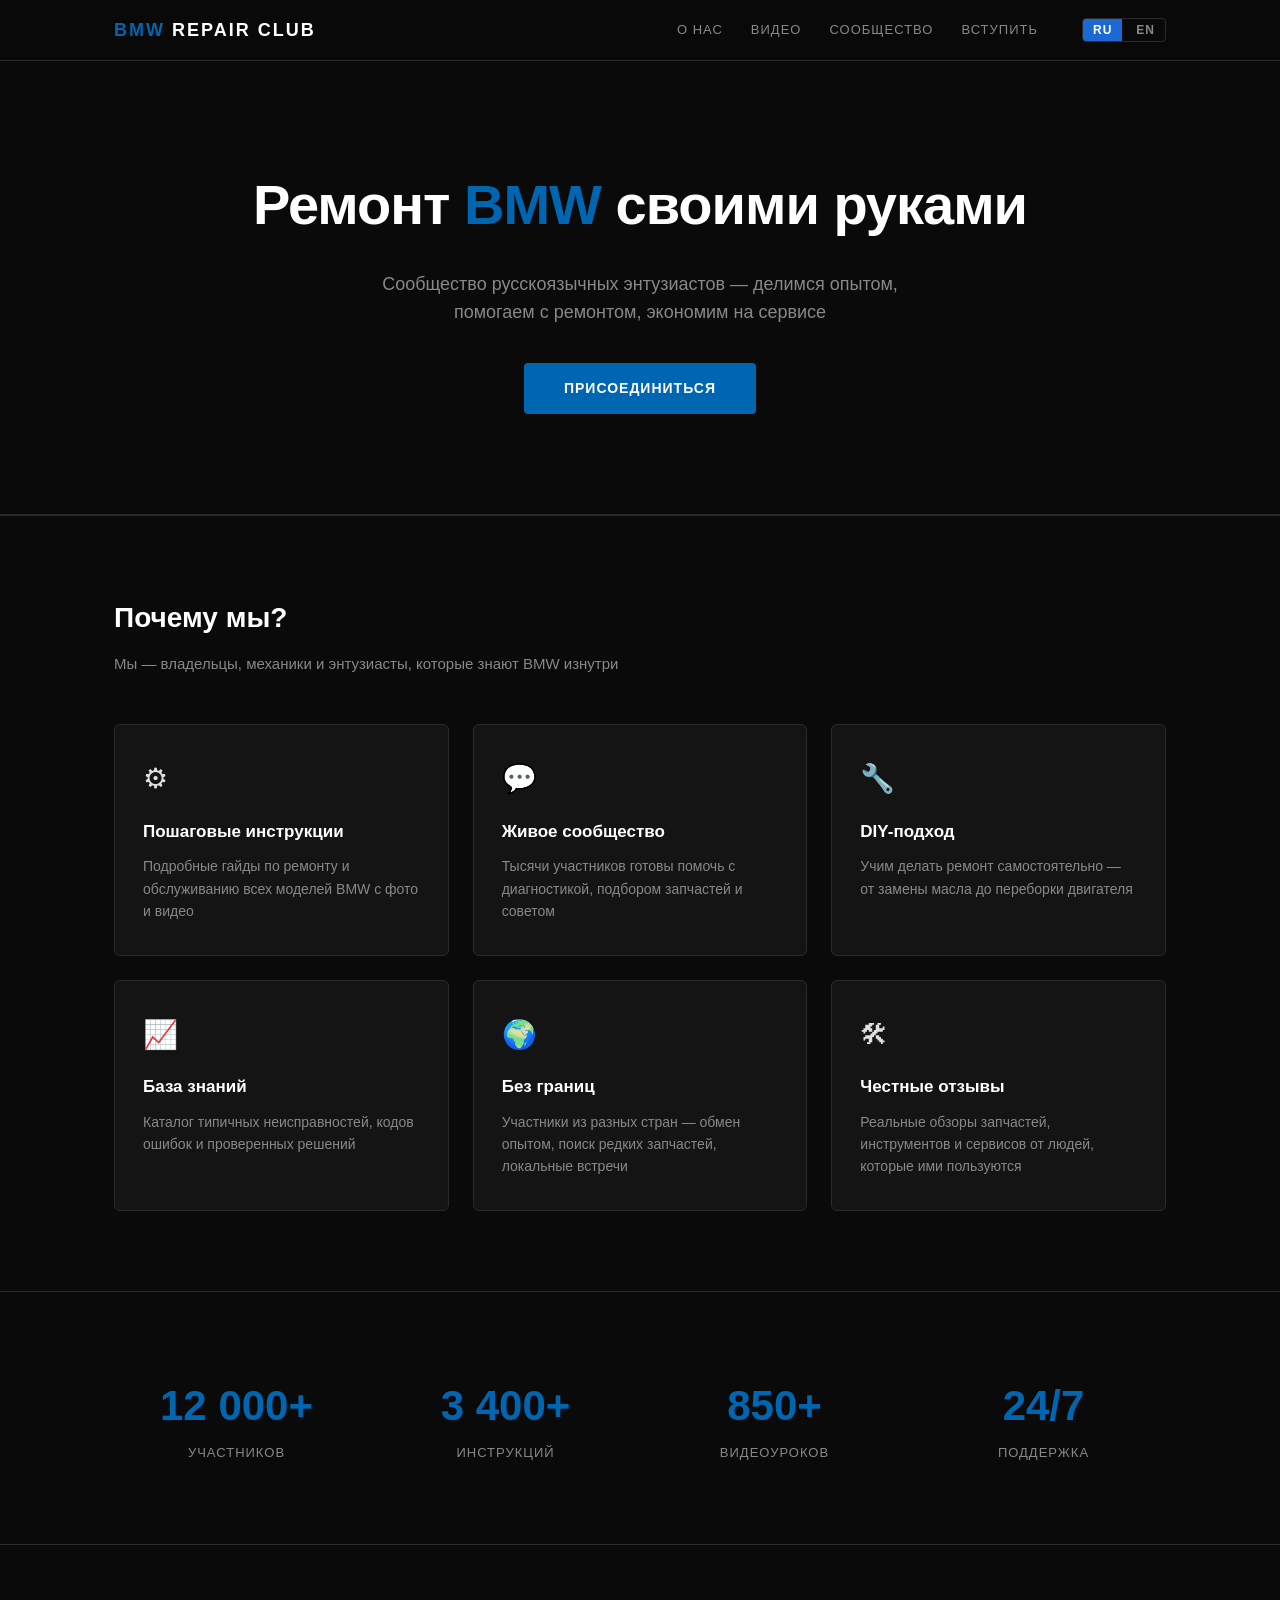
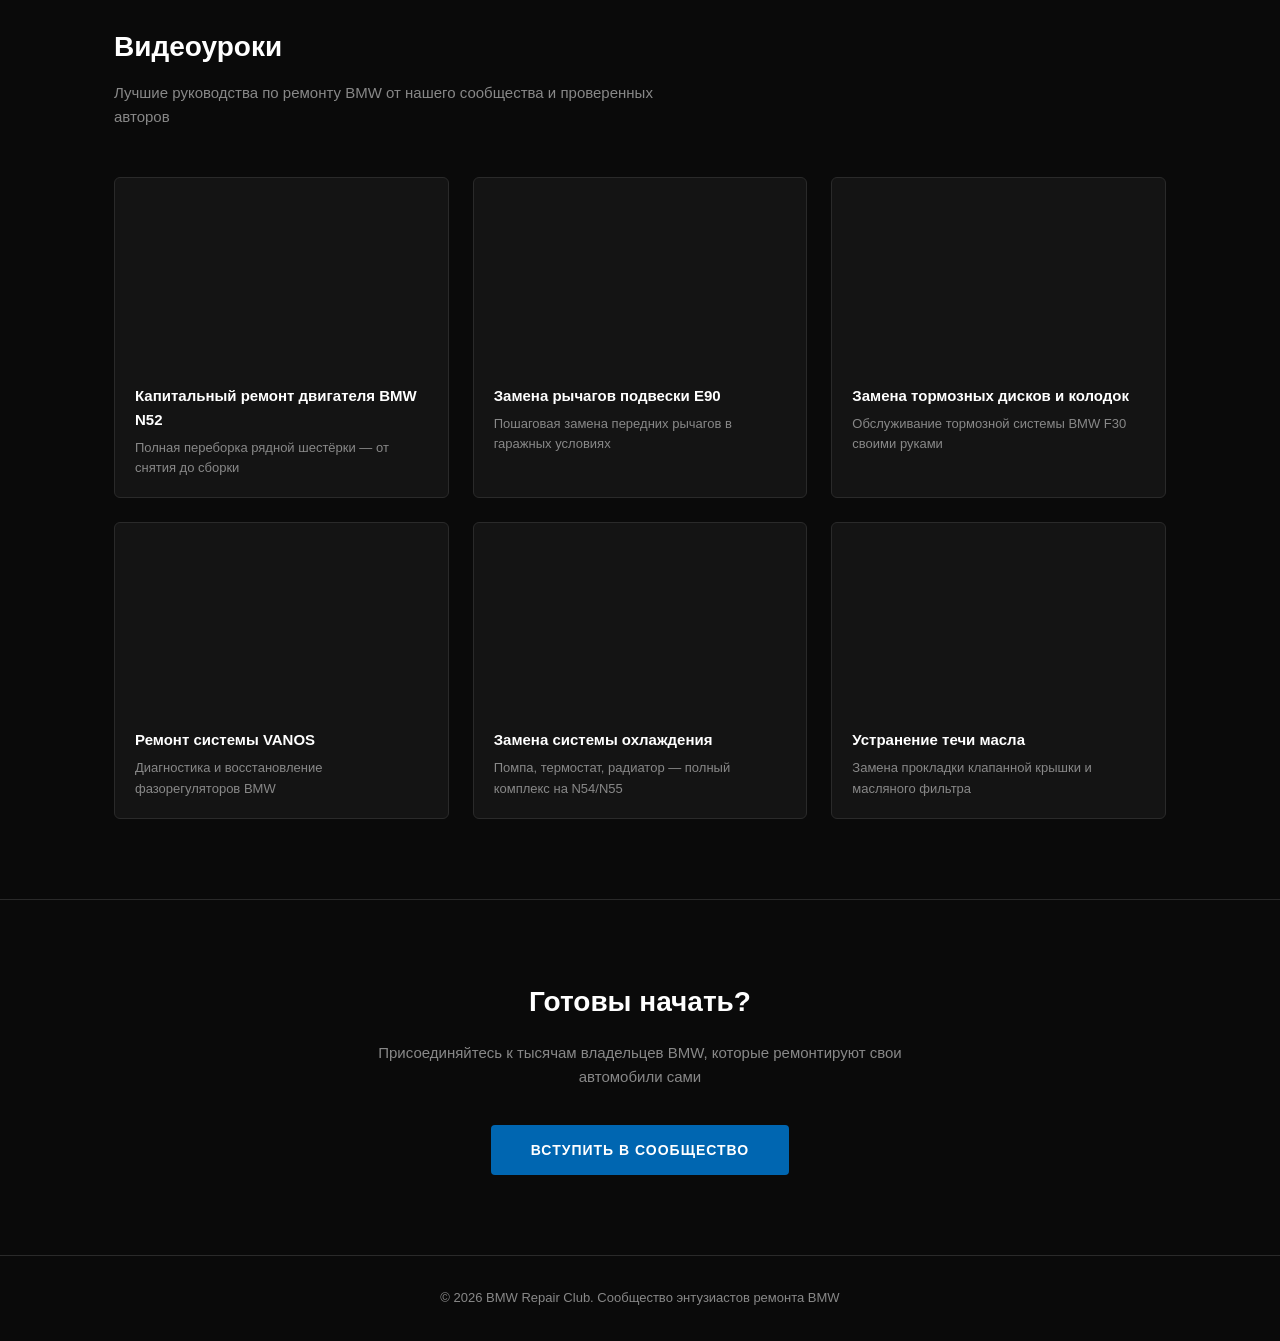
<file: qwen3.6/index.html>
<!DOCTYPE html>
<html lang="ru">
<head>
  <meta charset="UTF-8">
  <meta name="viewport" content="width=device-width, initial-scale=1.0">
  <title>BMW Repair Community</title>
  <style>
    *, *::before, *::after { margin: 0; padding: 0; box-sizing: border-box; }

    :root {
      --bg: #0a0a0a;
      --surface: #141414;
      --border: #2a2a2a;
      --text: #e0e0e0;
      --text-dim: #888;
      --accent: #1c69d4;
      --accent-hover: #2979e0;
      --bmw-blue: #0066b1;
      --bmw-white: #ffffff;
    }

    body {
      font-family: -apple-system, BlinkMacSystemFont, 'Segoe UI', Roboto, Helvetica, Arial, sans-serif;
      background: var(--bg);
      color: var(--text);
      line-height: 1.6;
      -webkit-font-smoothing: antialiased;
    }

    a { color: var(--accent); text-decoration: none; }
    a:hover { color: var(--accent-hover); }

    .container { max-width: 1100px; margin: 0 auto; padding: 0 24px; }

    /* NAV */
    nav {
      position: fixed; top: 0; left: 0; right: 0; z-index: 100;
      background: rgba(10,10,10,0.92);
      backdrop-filter: blur(12px);
      border-bottom: 1px solid var(--border);
    }
    nav .container {
      display: flex; align-items: center; justify-content: space-between;
      height: 60px;
    }
    .logo {
      font-size: 18px; font-weight: 700; letter-spacing: 2px;
      color: var(--bmw-white);
    }
    .logo span { color: var(--bmw-blue); }
    .nav-links { display: flex; gap: 28px; align-items: center; }
    .nav-links a {
      color: var(--text-dim); font-size: 13px; font-weight: 500;
      letter-spacing: 1px; text-transform: uppercase;
      transition: color 0.2s;
    }
    .nav-links a:hover { color: var(--bmw-white); }
    .lang-switch {
      display: flex; gap: 4px; margin-left: 16px;
      border: 1px solid var(--border); border-radius: 4px; overflow: hidden;
    }
    .lang-btn {
      background: none; border: none; color: var(--text-dim);
      padding: 4px 10px; font-size: 12px; font-weight: 600;
      cursor: pointer; letter-spacing: 1px; transition: all 0.2s;
    }
    .lang-btn.active { background: var(--accent); color: #fff; }
    .lang-btn:hover:not(.active) { color: var(--bmw-white); }

    /* HERO */
    .hero {
      padding: 160px 0 100px;
      text-align: center;
      border-bottom: 1px solid var(--border);
    }
    .hero h1 {
      font-size: clamp(32px, 5vw, 56px);
      font-weight: 800; letter-spacing: -1px;
      color: var(--bmw-white);
      margin-bottom: 20px;
    }
    .hero h1 span { color: var(--bmw-blue); }
    .hero p {
      font-size: 18px; color: var(--text-dim);
      max-width: 600px; margin: 0 auto 36px;
    }
    .hero-btn {
      display: inline-block; padding: 14px 40px;
      background: var(--bmw-blue); color: #fff;
      font-size: 14px; font-weight: 600; letter-spacing: 1px;
      text-transform: uppercase; border-radius: 4px;
      transition: background 0.2s;
    }
    .hero-btn:hover { background: var(--accent-hover); color: #fff; }

    /* SECTIONS */
    section { padding: 80px 0; }
    section + section { border-top: 1px solid var(--border); }

    .section-title {
      font-size: 28px; font-weight: 700; color: var(--bmw-white);
      margin-bottom: 12px;
    }
    .section-subtitle {
      font-size: 15px; color: var(--text-dim); margin-bottom: 48px;
      max-width: 560px;
    }

    /* FEATURES */
    .features-grid {
      display: grid;
      grid-template-columns: repeat(auto-fit, minmax(280px, 1fr));
      gap: 24px;
    }
    .feature-card {
      background: var(--surface);
      border: 1px solid var(--border);
      border-radius: 6px;
      padding: 32px 28px;
      transition: border-color 0.2s;
    }
    .feature-card:hover { border-color: var(--bmw-blue); }
    .feature-icon {
      font-size: 28px; margin-bottom: 16px;
      display: block;
    }
    .feature-card h3 {
      font-size: 17px; font-weight: 600; color: var(--bmw-white);
      margin-bottom: 10px;
    }
    .feature-card p { font-size: 14px; color: var(--text-dim); }

    /* VIDEOS */
    .videos-grid {
      display: grid;
      grid-template-columns: repeat(auto-fit, minmax(320px, 1fr));
      gap: 24px;
    }
    .video-card {
      background: var(--surface);
      border: 1px solid var(--border);
      border-radius: 6px;
      overflow: hidden;
      transition: border-color 0.2s;
    }
    .video-card:hover { border-color: var(--bmw-blue); }
    .video-wrap {
      position: relative; width: 100%;
      padding-top: 56.25%;
    }
    .video-wrap iframe {
      position: absolute; top: 0; left: 0;
      width: 100%; height: 100%; border: 0;
    }
    .video-info { padding: 18px 20px; }
    .video-info h3 {
      font-size: 15px; font-weight: 600; color: var(--bmw-white);
      margin-bottom: 6px;
    }
    .video-info p { font-size: 13px; color: var(--text-dim); }

    /* STATS */
    .stats {
      display: grid;
      grid-template-columns: repeat(auto-fit, minmax(180px, 1fr));
      gap: 24px; text-align: center;
    }
    .stat-num {
      font-size: 42px; font-weight: 800; color: var(--bmw-blue);
      margin-bottom: 4px;
    }
    .stat-label { font-size: 13px; color: var(--text-dim); text-transform: uppercase; letter-spacing: 1px; }

    /* CTA */
    .cta { text-align: center; }
    .cta .section-title { margin-bottom: 16px; }
    .cta .section-subtitle { margin: 0 auto 36px; }

    /* FOOTER */
    footer {
      border-top: 1px solid var(--border);
      padding: 32px 0;
      text-align: center;
      font-size: 13px; color: var(--text-dim);
    }

    /* RESPONSIVE */
    @media (max-width: 640px) {
      .nav-links a:not(.lang-switch-wrap) { display: none; }
      .hero { padding: 130px 0 70px; }
      section { padding: 60px 0; }
      .videos-grid { grid-template-columns: 1fr; }
    }
  </style>
</head>
<body>

<!-- NAV -->
<nav>
  <div class="container">
    <div class="logo"><span>BMW</span> REPAIR CLUB</div>
    <div class="nav-links">
      <a href="#about" data-i18n="nav_about">О нас</a>
      <a href="#videos" data-i18n="nav_videos">Видео</a>
      <a href="#community" data-i18n="nav_community">Сообщество</a>
      <a href="#join" data-i18n="nav_join">Вступить</a>
      <div class="lang-switch">
        <button class="lang-btn active" data-lang="ru">RU</button>
        <button class="lang-btn" data-lang="en">EN</button>
      </div>
    </div>
  </div>
</nav>

<!-- HERO -->
<section class="hero">
  <div class="container">
    <h1 data-i18n="hero_title">Ремонт <span>BMW</span> своими руками</h1>
    <p data-i18n="hero_subtitle">Сообщество русскоязычных энтузиастов — делимся опытом, помогаем с ремонтом, экономим на сервисе</p>
    <a href="#join" class="hero-btn" data-i18n="hero_cta">Присоединиться</a>
  </div>
</section>

<!-- ABOUT / FEATURES -->
<section id="about">
  <div class="container">
    <h2 class="section-title" data-i18n="about_title">Почему мы?</h2>
    <p class="section-subtitle" data-i18n="about_subtitle">Мы — владельцы, механики и энтузиасты, которые знают BMW изнутри</p>
    <div class="features-grid">
      <div class="feature-card">
        <span class="feature-icon">&#9881;</span>
        <h3 data-i18n="f1_title">Пошаговые инструкции</h3>
        <p data-i18n="f1_desc">Подробные гайды по ремонту и обслуживанию всех моделей BMW с фото и видео</p>
      </div>
      <div class="feature-card">
        <span class="feature-icon">&#128172;</span>
        <h3 data-i18n="f2_title">Живое сообщество</h3>
        <p data-i18n="f2_desc">Тысячи участников готовы помочь с диагностикой, подбором запчастей и советом</p>
      </div>
      <div class="feature-card">
        <span class="feature-icon">&#128295;</span>
        <h3 data-i18n="f3_title">DIY-подход</h3>
        <p data-i18n="f3_desc">Учим делать ремонт самостоятельно — от замены масла до переборки двигателя</p>
      </div>
      <div class="feature-card">
        <span class="feature-icon">&#128200;</span>
        <h3 data-i18n="f4_title">База знаний</h3>
        <p data-i18n="f4_desc">Каталог типичных неисправностей, кодов ошибок и проверенных решений</p>
      </div>
      <div class="feature-card">
        <span class="feature-icon">&#127757;</span>
        <h3 data-i18n="f5_title">Без границ</h3>
        <p data-i18n="f5_desc">Участники из разных стран — обмен опытом, поиск редких запчастей, локальные встречи</p>
      </div>
      <div class="feature-card">
        <span class="feature-icon">&#128736;</span>
        <h3 data-i18n="f6_title">Честные отзывы</h3>
        <p data-i18n="f6_desc">Реальные обзоры запчастей, инструментов и сервисов от людей, которые ими пользуются</p>
      </div>
    </div>
  </div>
</section>

<!-- STATS -->
<section id="community">
  <div class="container">
    <div class="stats">
      <div>
        <div class="stat-num">12 000+</div>
        <div class="stat-label" data-i18n="s1">Участников</div>
      </div>
      <div>
        <div class="stat-num">3 400+</div>
        <div class="stat-label" data-i18n="s2">Инструкций</div>
      </div>
      <div>
        <div class="stat-num">850+</div>
        <div class="stat-label" data-i18n="s3">Видеоуроков</div>
      </div>
      <div>
        <div class="stat-num">24/7</div>
        <div class="stat-label" data-i18n="s4">Поддержка</div>
      </div>
    </div>
  </div>
</section>

<!-- VIDEOS -->
<section id="videos">
  <div class="container">
    <h2 class="section-title" data-i18n="videos_title">Видеоуроки</h2>
    <p class="section-subtitle" data-i18n="videos_subtitle">Лучшие руководства по ремонту BMW от нашего сообщества и проверенных авторов</p>
    <div class="videos-grid">

      <div class="video-card">
        <div class="video-wrap">
          <iframe src="https://www.youtube.com/embed/dE4vYde9JqE" title="BMW Engine Rebuild" allowfullscreen loading="lazy"></iframe>
        </div>
        <div class="video-info">
          <h3 data-i18n="v1_title">Капитальный ремонт двигателя BMW N52</h3>
          <p data-i18n="v1_desc">Полная переборка рядной шестёрки — от снятия до сборки</p>
        </div>
      </div>

      <div class="video-card">
        <div class="video-wrap">
          <iframe src="https://www.youtube.com/embed/S1VwXGFLwFk" title="BMW Suspension Repair" allowfullscreen loading="lazy"></iframe>
        </div>
        <div class="video-info">
          <h3 data-i18n="v2_title">Замена рычагов подвески E90</h3>
          <p data-i18n="v2_desc">Пошаговая замена передних рычагов в гаражных условиях</p>
        </div>
      </div>

      <div class="video-card">
        <div class="video-wrap">
          <iframe src="https://www.youtube.com/embed/3hGmJxKvJdU" title="BMW Brake Service" allowfullscreen loading="lazy"></iframe>
        </div>
        <div class="video-info">
          <h3 data-i18n="v3_title">Замена тормозных дисков и колодок</h3>
          <p data-i18n="v3_desc">Обслуживание тормозной системы BMW F30 своими руками</p>
        </div>
      </div>

      <div class="video-card">
        <div class="video-wrap">
          <iframe src="https://www.youtube.com/embed/7jKhM2wMgqE" title="BMW VANOS Repair" allowfullscreen loading="lazy"></iframe>
        </div>
        <div class="video-info">
          <h3 data-i18n="v4_title">Ремонт системы VANOS</h3>
          <p data-i18n="v4_desc">Диагностика и восстановление фазорегуляторов BMW</p>
        </div>
      </div>

      <div class="video-card">
        <div class="video-wrap">
          <iframe src="https://www.youtube.com/embed/2hJGxTbMjQs" title="BMW Cooling System" allowfullscreen loading="lazy"></iframe>
        </div>
        <div class="video-info">
          <h3 data-i18n="v5_title">Замена системы охлаждения</h3>
          <p data-i18n="v5_desc">Помпа, термостат, радиатор — полный комплекс на N54/N55</p>
        </div>
      </div>

      <div class="video-card">
        <div class="video-wrap">
          <iframe src="https://www.youtube.com/embed/5pZGBXqkGqE" title="BMW Oil Leak Repair" allowfullscreen loading="lazy"></iframe>
        </div>
        <div class="video-info">
          <h3 data-i18n="v6_title">Устранение течи масла</h3>
          <p data-i18n="v6_desc">Замена прокладки клапанной крышки и масляного фильтра</p>
        </div>
      </div>

    </div>
  </div>
</section>

<!-- CTA -->
<section id="join" class="cta">
  <div class="container">
    <h2 class="section-title" data-i18n="cta_title">Готовы начать?</h2>
    <p class="section-subtitle" data-i18n="cta_subtitle">Присоединяйтесь к тысячам владельцев BMW, которые ремонтируют свои автомобили сами</p>
    <a href="#" class="hero-btn" data-i18n="cta_btn">Вступить в сообщество</a>
  </div>
</section>

<!-- FOOTER -->
<footer>
  <div class="container">
    <p>&copy; 2026 BMW Repair Club. <span data-i18n="footer">Сообщество энтузиастов ремонта BMW</span></p>
  </div>
</footer>

<script>
const i18n = {
  ru: {
    nav_about: 'О нас',
    nav_videos: 'Видео',
    nav_community: 'Сообщество',
    nav_join: 'Вступить',
    hero_title: 'Ремонт <span>BMW</span> своими руками',
    hero_subtitle: 'Сообщество русскоязычных энтузиастов — делимся опытом, помогаем с ремонтом, экономим на сервисе',
    hero_cta: 'Присоединиться',
    about_title: 'Почему мы?',
    about_subtitle: 'Мы — владельцы, механики и энтузиасты, которые знают BMW изнутри',
    f1_title: 'Пошаговые инструкции',
    f1_desc: 'Подробные гайды по ремонту и обслуживанию всех моделей BMW с фото и видео',
    f2_title: 'Живое сообщество',
    f2_desc: 'Тысячи участников готовы помочь с диагностикой, подбором запчастей и советом',
    f3_title: 'DIY-подход',
    f3_desc: 'Учим делать ремонт самостоятельно — от замены масла до переборки двигателя',
    f4_title: 'База знаний',
    f4_desc: 'Каталог типичных неисправностей, кодов ошибок и проверенных решений',
    f5_title: 'Без границ',
    f5_desc: 'Участники из разных стран — обмен опытом, поиск редких запчастей, локальные встречи',
    f6_title: 'Честные отзывы',
    f6_desc: 'Реальные обзоры запчастей, инструментов и сервисов от людей, которые ими пользуются',
    s1: 'Участников',
    s2: 'Инструкций',
    s3: 'Видеоуроков',
    s4: 'Поддержка',
    videos_title: 'Видеоуроки',
    videos_subtitle: 'Лучшие руководства по ремонту BMW от нашего сообщества и проверенных авторов',
    v1_title: 'Капитальный ремонт двигателя BMW N52',
    v1_desc: 'Полная переборка рядной шестёрки — от снятия до сборки',
    v2_title: 'Замена рычагов подвески E90',
    v2_desc: 'Пошаговая замена передних рычагов в гаражных условиях',
    v3_title: 'Замена тормозных дисков и колодок',
    v3_desc: 'Обслуживание тормозной системы BMW F30 своими руками',
    v4_title: 'Ремонт системы VANOS',
    v4_desc: 'Диагностика и восстановление фазорегуляторов BMW',
    v5_title: 'Замена системы охлаждения',
    v5_desc: 'Помпа, термостат, радиатор — полный комплекс на N54/N55',
    v6_title: 'Устранение течи масла',
    v6_desc: 'Замена прокладки клапанной крышки и масляного фильтра',
    cta_title: 'Готовы начать?',
    cta_subtitle: 'Присоединяйтесь к тысячам владельцев BMW, которые ремонтируют свои автомобили сами',
    cta_btn: 'Вступить в сообщество',
    footer: 'Сообщество энтузиастов ремонта BMW'
  },
  en: {
    nav_about: 'About',
    nav_videos: 'Videos',
    nav_community: 'Community',
    nav_join: 'Join',
    hero_title: '<span>BMW</span> DIY Repair',
    hero_subtitle: 'A community of Russian-speaking enthusiasts — sharing experience, helping with repairs, saving on service',
    hero_cta: 'Join Us',
    about_title: 'Why Us?',
    about_subtitle: 'We are owners, mechanics, and enthusiasts who know BMW from the inside out',
    f1_title: 'Step-by-Step Guides',
    f1_desc: 'Detailed repair and maintenance guides for all BMW models with photos and videos',
    f2_title: 'Active Community',
    f2_desc: 'Thousands of members ready to help with diagnostics, parts selection, and advice',
    f3_title: 'DIY Approach',
    f3_desc: 'We teach you to do repairs yourself — from oil changes to engine rebuilds',
    f4_title: 'Knowledge Base',
    f4_desc: 'Catalog of common faults, error codes, and proven solutions',
    f5_title: 'No Borders',
    f5_desc: 'Members from different countries — experience sharing, rare parts sourcing, local meetups',
    f6_title: 'Honest Reviews',
    f6_desc: 'Real reviews of parts, tools, and services from people who actually use them',
    s1: 'Members',
    s2: 'Guides',
    s3: 'Video Tutorials',
    s4: 'Support',
    videos_title: 'Video Tutorials',
    videos_subtitle: 'Best BMW repair guides from our community and trusted creators',
    v1_title: 'BMW N52 Engine Rebuild',
    v1_desc: 'Complete inline-six teardown and rebuild — from removal to assembly',
    v2_title: 'E90 Control Arm Replacement',
    v2_desc: 'Step-by-step front control arm replacement in home garage conditions',
    v3_title: 'Brake Disc & Pad Replacement',
    v3_desc: 'BMW F30 brake system DIY maintenance',
    v4_title: 'VANOS System Repair',
    v4_desc: 'Diagnosing and rebuilding BMW variable valve timing units',
    v5_title: 'Cooling System Replacement',
    v5_desc: 'Water pump, thermostat, radiator — full service on N54/N55',
    v6_title: 'Oil Leak Repair',
    v6_desc: 'Valve cover gasket and oil filter housing gasket replacement',
    cta_title: 'Ready to Start?',
    cta_subtitle: 'Join thousands of BMW owners who repair their cars themselves',
    cta_btn: 'Join the Community',
    footer: 'BMW repair enthusiasts community'
  }
};

let currentLang = 'ru';

function setLang(lang) {
  currentLang = lang;
  document.documentElement.lang = lang;
  document.querySelectorAll('[data-i18n]').forEach(el => {
    const key = el.getAttribute('data-i18n');
    if (i18n[lang][key]) {
      if (el.tagName === 'INPUT' || el.tagName === 'TEXTAREA') {
        el.placeholder = i18n[lang][key];
      } else {
        el.innerHTML = i18n[lang][key];
      }
    }
  });
  document.querySelectorAll('.lang-btn').forEach(btn => {
    btn.classList.toggle('active', btn.dataset.lang === lang);
  });
}

document.querySelectorAll('.lang-btn').forEach(btn => {
  btn.addEventListener('click', () => setLang(btn.dataset.lang));
});

document.querySelectorAll('a[href^="#"]').forEach(a => {
  a.addEventListener('click', e => {
    e.preventDefault();
    const target = document.querySelector(a.getAttribute('href'));
    if (target) target.scrollIntoView({ behavior: 'smooth' });
  });
});
</script>

</body>
</html>
</file>
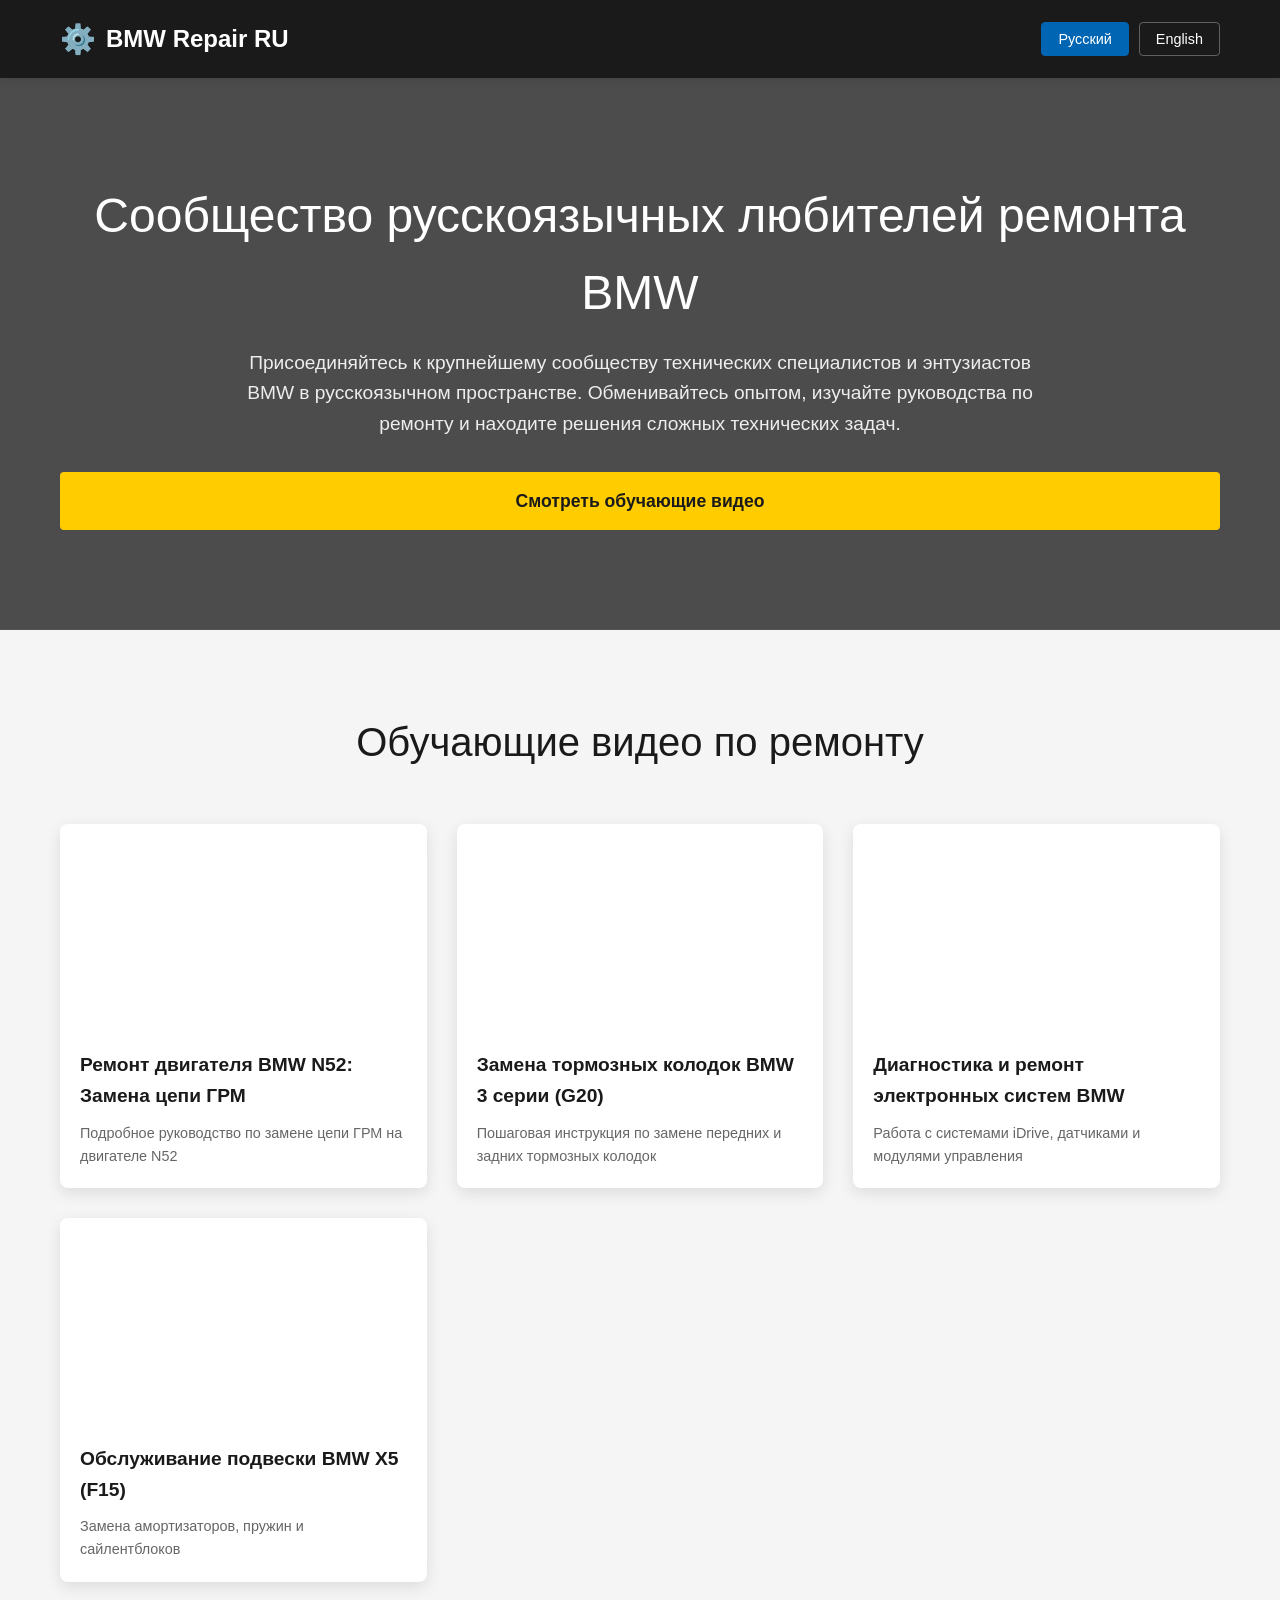
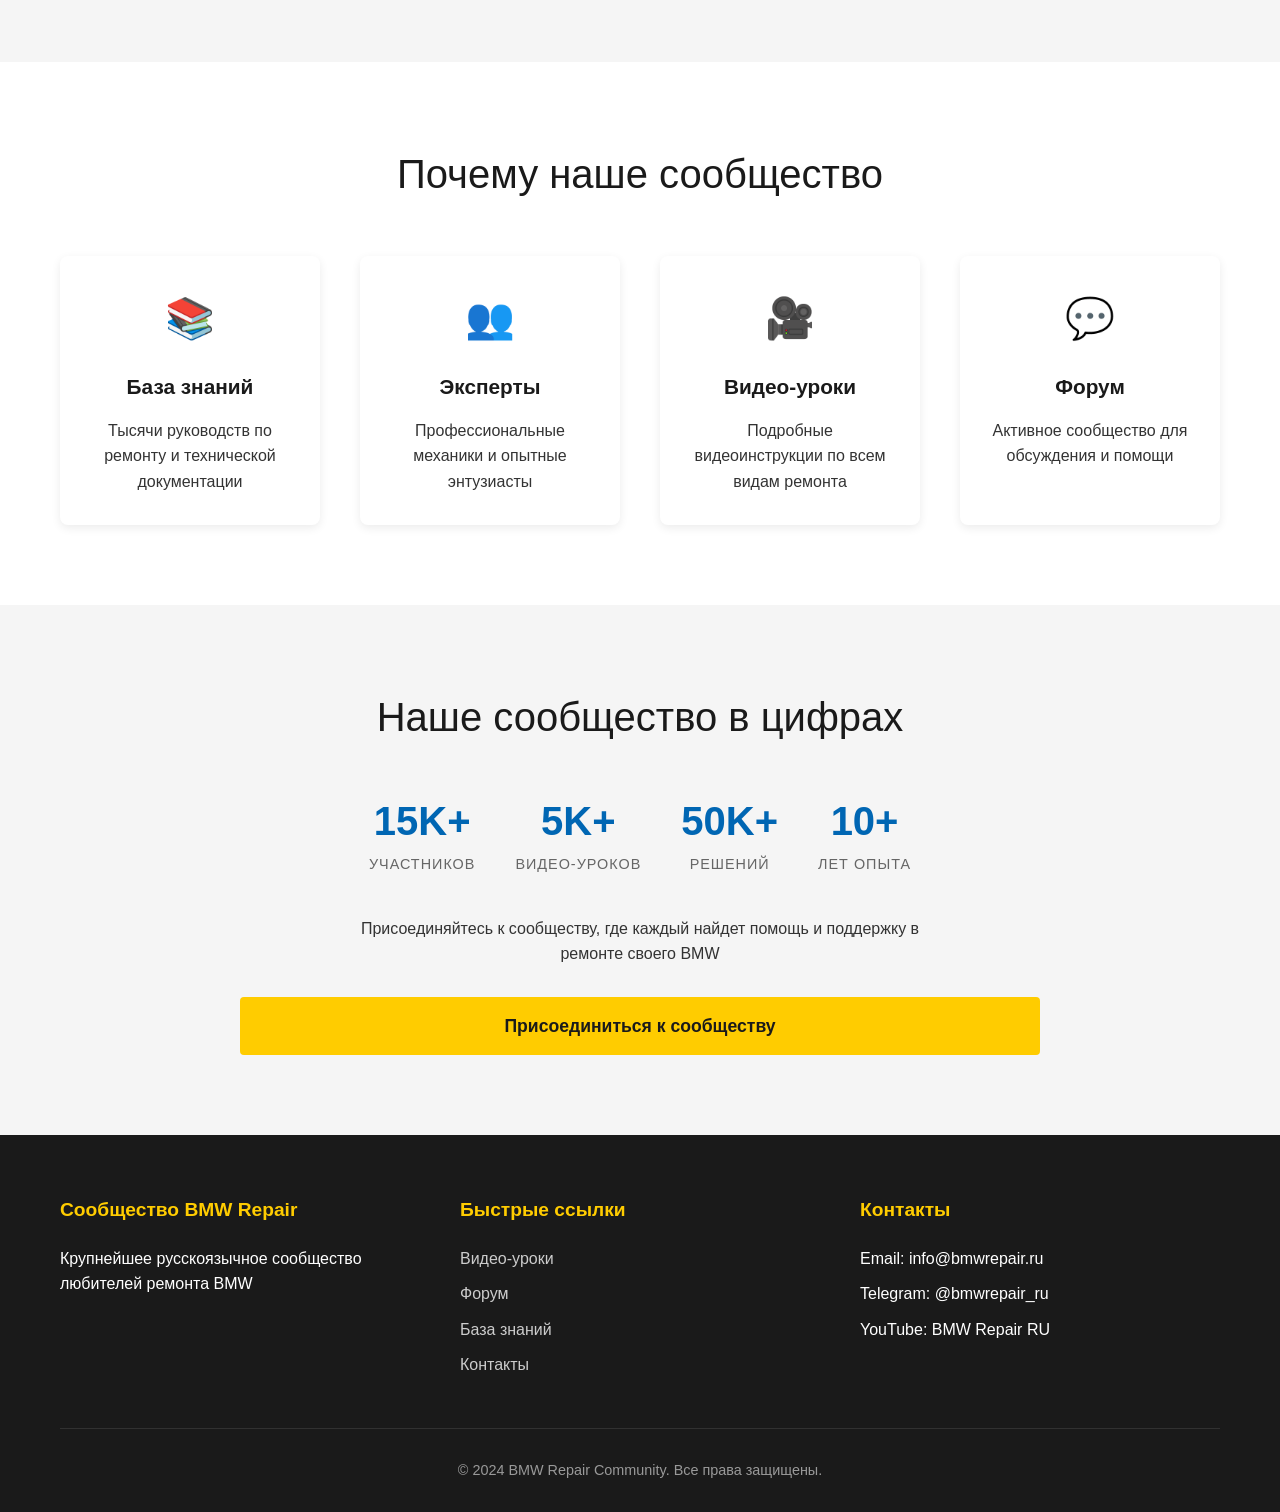
<file: deepseek/index.old.html>
<!DOCTYPE html>
<html lang="ru">
<head>
    <meta charset="UTF-8">
    <meta name="viewport" content="width=device-width, initial-scale=1.0">
    <title>BMW Repair Community - Русскоязычное сообщество</title>
    <style>
        :root {
            --primary-color: #0066b3;
            --secondary-color: #1a1a1a;
            --accent-color: #ffcc00;
            --text-color: #333;
            --light-bg: #f5f5f5;
            --border-color: #ddd;
            --font-main: 'Helvetica Neue', Arial, sans-serif;
        }
        
        * {
            margin: 0;
            padding: 0;
            box-sizing: border-box;
        }
        
        body {
            font-family: var(--font-main);
            line-height: 1.6;
            color: var(--text-color);
            background-color: #fff;
        }
        
        .container {
            max-width: 1200px;
            margin: 0 auto;
            padding: 0 20px;
        }
        
        /* Header */
        header {
            background-color: var(--secondary-color);
            color: white;
            padding: 1rem 0;
            position: sticky;
            top: 0;
            z-index: 1000;
            box-shadow: 0 2px 10px rgba(0,0,0,0.1);
        }
        
        .header-content {
            display: flex;
            justify-content: space-between;
            align-items: center;
        }
        
        .logo {
            display: flex;
            align-items: center;
            gap: 10px;
            font-size: 1.5rem;
            font-weight: bold;
            color: white;
            text-decoration: none;
        }
        
        .logo-icon {
            color: var(--accent-color);
            font-size: 1.8rem;
        }
        
        .language-switcher {
            display: flex;
            gap: 10px;
        }
        
        .lang-btn {
            background: none;
            border: 1px solid rgba(255,255,255,0.3);
            color: white;
            padding: 8px 16px;
            border-radius: 4px;
            cursor: pointer;
            font-size: 0.9rem;
            transition: all 0.3s ease;
        }
        
        .lang-btn:hover {
            background-color: rgba(255,255,255,0.1);
        }
        
        .lang-btn.active {
            background-color: var(--primary-color);
            border-color: var(--primary-color);
        }
        
        /* Hero Section */
        .hero {
            background: linear-gradient(rgba(0,0,0,0.7), rgba(0,0,0,0.7)), url('https://images.unsplash.com/photo-1555212697-194d092e3b8f?ixlib=rb-4.0.3&auto=format&fit=crop&w=1200&q=80');
            background-size: cover;
            background-position: center;
            color: white;
            padding: 100px 0;
            text-align: center;
        }
        
        .hero h1 {
            font-size: 3rem;
            margin-bottom: 1rem;
            font-weight: 300;
        }
        
        .hero p {
            font-size: 1.2rem;
            max-width: 800px;
            margin: 0 auto 2rem;
            opacity: 0.9;
        }
        
        .cta-button {
            display: inline-block;
            background-color: var(--accent-color);
            color: var(--secondary-color);
            padding: 15px 30px;
            border-radius: 4px;
            text-decoration: none;
            font-weight: bold;
            font-size: 1.1rem;
            transition: transform 0.3s ease, background-color 0.3s ease;
        }
        
        .cta-button:hover {
            transform: translateY(-2px);
            background-color: #ffd633;
        }
        
        /* Videos Section */
        .videos-section {
            padding: 80px 0;
            background-color: var(--light-bg);
        }
        
        .section-title {
            text-align: center;
            font-size: 2.5rem;
            margin-bottom: 50px;
            color: var(--secondary-color);
            font-weight: 300;
        }
        
        .videos-grid {
            display: grid;
            grid-template-columns: repeat(auto-fit, minmax(300px, 1fr));
            gap: 30px;
            margin-top: 40px;
        }
        
        .video-card {
            background: white;
            border-radius: 8px;
            overflow: hidden;
            box-shadow: 0 5px 15px rgba(0,0,0,0.1);
            transition: transform 0.3s ease;
        }
        
        .video-card:hover {
            transform: translateY(-5px);
        }
        
        .video-container {
            position: relative;
            padding-bottom: 56.25%;
            height: 0;
            overflow: hidden;
        }
        
        .video-container iframe {
            position: absolute;
            top: 0;
            left: 0;
            width: 100%;
            height: 100%;
            border: none;
        }
        
        .video-info {
            padding: 20px;
        }
        
        .video-info h3 {
            font-size: 1.2rem;
            margin-bottom: 10px;
            color: var(--secondary-color);
        }
        
        .video-info p {
            color: #666;
            font-size: 0.9rem;
        }
        
        /* Features */
        .features {
            padding: 80px 0;
        }
        
        .features-grid {
            display: grid;
            grid-template-columns: repeat(auto-fit, minmax(250px, 1fr));
            gap: 40px;
            margin-top: 40px;
        }
        
        .feature-card {
            text-align: center;
            padding: 30px;
            background: white;
            border-radius: 8px;
            box-shadow: 0 3px 10px rgba(0,0,0,0.08);
        }
        
        .feature-icon {
            font-size: 2.5rem;
            color: var(--primary-color);
            margin-bottom: 20px;
        }
        
        .feature-card h3 {
            font-size: 1.3rem;
            margin-bottom: 15px;
            color: var(--secondary-color);
        }
        
        /* Community */
        .community {
            padding: 80px 0;
            background-color: var(--light-bg);
        }
        
        .community-content {
            max-width: 800px;
            margin: 0 auto;
            text-align: center;
        }
        
        .community-content h2 {
            font-size: 2.5rem;
            margin-bottom: 30px;
            color: var(--secondary-color);
            font-weight: 300;
        }
        
        .community-stats {
            display: flex;
            justify-content: center;
            gap: 40px;
            margin: 40px 0;
            flex-wrap: wrap;
        }
        
        .stat {
            text-align: center;
        }
        
        .stat-number {
            font-size: 2.5rem;
            font-weight: bold;
            color: var(--primary-color);
            display: block;
        }
        
        .stat-label {
            color: #666;
            font-size: 0.9rem;
            text-transform: uppercase;
            letter-spacing: 1px;
        }
        
        /* Footer */
        footer {
            background-color: var(--secondary-color);
            color: white;
            padding: 60px 0 30px;
        }
        
        .footer-content {
            display: grid;
            grid-template-columns: repeat(auto-fit, minmax(250px, 1fr));
            gap: 40px;
            margin-bottom: 40px;
        }
        
        .footer-section h3 {
            font-size: 1.2rem;
            margin-bottom: 20px;
            color: var(--accent-color);
        }
        
        .footer-section ul {
            list-style: none;
        }
        
        .footer-section ul li {
            margin-bottom: 10px;
        }
        
        .footer-section a {
            color: #ccc;
            text-decoration: none;
            transition: color 0.3s ease;
        }
        
        .footer-section a:hover {
            color: white;
        }
        
        .copyright {
            text-align: center;
            padding-top: 30px;
            border-top: 1px solid rgba(255,255,255,0.1);
            color: #999;
            font-size: 0.9rem;
        }
        
        /* Responsive */
        @media (max-width: 768px) {
            .hero h1 {
                font-size: 2rem;
            }
            
            .hero p {
                font-size: 1rem;
            }
            
            .section-title {
                font-size: 2rem;
            }
            
            .header-content {
                flex-direction: column;
                gap: 20px;
            }
            
            .language-switcher {
                width: 100%;
                justify-content: center;
            }
        }
        
        /* Language-specific styles */
        [lang="en"] {
            display: none;
        }
        
        [lang="ru"] {
            display: block;
        }
    </style>
</head>
<body>
    <!-- Header -->
    <header>
        <div class="container header-content">
            <a href="#" class="logo">
                <span class="logo-icon">⚙️</span>
                <span>BMW Repair RU</span>
            </a>
            <div class="language-switcher">
                <button class="lang-btn active" onclick="switchLanguage('ru')">Русский</button>
                <button class="lang-btn" onclick="switchLanguage('en')">English</button>
            </div>
        </div>
    </header>

    <!-- Hero Section -->
    <section class="hero">
        <div class="container">
            <h1 lang="ru">Сообщество русскоязычных любителей ремонта BMW</h1>
            <h1 lang="en">Russian-speaking BMW Repair Enthusiasts Community</h1>
            
            <p lang="ru">Присоединяйтесь к крупнейшему сообществу технических специалистов и энтузиастов BMW в русскоязычном пространстве. Обменивайтесь опытом, изучайте руководства по ремонту и находите решения сложных технических задач.</p>
            <p lang="en">Join the largest community of BMW technicians and enthusiasts in the Russian-speaking world. Share experiences, study repair guides, and find solutions to complex technical challenges.</p>
            
            <a href="#videos" class="cta-button" lang="ru">Смотреть обучающие видео</a>
            <a href="#videos" class="cta-button" lang="en">Watch Tutorial Videos</a>
        </div>
    </section>

    <!-- Videos Section -->
    <section class="videos-section" id="videos">
        <div class="container">
            <h2 class="section-title" lang="ru">Обучающие видео по ремонту</h2>
            <h2 class="section-title" lang="en">Repair Tutorial Videos</h2>
            
            <div class="videos-grid">
                <!-- Video 1 -->
                <div class="video-card">
                    <div class="video-container">
                        <iframe src="https://www.youtube.com/embed/dQw4w9WgXcQ" 
                                title="Ремонт двигателя BMW" 
                                allow="accelerometer; autoplay; clipboard-write; encrypted-media; gyroscope; picture-in-picture" 
                                allowfullscreen>
                        </iframe>
                    </div>
                    <div class="video-info">
                        <h3 lang="ru">Ремонт двигателя BMW N52: Замена цепи ГРМ</h3>
                        <h3 lang="en">BMW N52 Engine Repair: Timing Chain Replacement</h3>
                        <p lang="ru">Подробное руководство по замене цепи ГРМ на двигателе N52</p>
                        <p lang="en">Detailed guide for timing chain replacement on N52 engine</p>
                    </div>
                </div>
                
                <!-- Video 2 -->
                <div class="video-card">
                    <div class="video-container">
                        <iframe src="https://www.youtube.com/embed/dQw4w9WgXcQ" 
                                title="Замена тормозов BMW" 
                                allow="accelerometer; autoplay; clipboard-write; encrypted-media; gyroscope; picture-in-picture" 
                                allowfullscreen>
                        </iframe>
                    </div>
                    <div class="video-info">
                        <h3 lang="ru">Замена тормозных колодок BMW 3 серии (G20)</h3>
                        <h3 lang="en">BMW 3 Series (G20) Brake Pad Replacement</h3>
                        <p lang="ru">Пошаговая инструкция по замене передних и задних тормозных колодок</p>
                        <p lang="en">Step-by-step guide for front and rear brake pad replacement</p>
                    </div>
                </div>
                
                <!-- Video 3 -->
                <div class="video-card">
                    <div class="video-container">
                        <iframe src="https://www.youtube.com/embed/dQw4w9WgXcQ" 
                                title="Диагностика электроники BMW" 
                                allow="accelerometer; autoplay; clipboard-write; encrypted-media; gyroscope; picture-in-picture" 
                                allowfullscreen>
                        </iframe>
                    </div>
                    <div class="video-info">
                        <h3 lang="ru">Диагностика и ремонт электронных систем BMW</h3>
                        <h3 lang="en">BMW Electronic Systems Diagnosis and Repair</h3>
                        <p lang="ru">Работа с системами iDrive, датчиками и модулями управления</p>
                        <p lang="en">Working with iDrive systems, sensors and control modules</p>
                    </div>
                </div>
                
                <!-- Video 4 -->
                <div class="video-card">
                    <div class="video-container">
                        <iframe src="https://www.youtube.com/embed/dQw4w9WgXcQ" 
                                title="Обслуживание подвески BMW X5" 
                                allow="accelerometer; autoplay; clipboard-write; encrypted-media; gyroscope; picture-in-picture" 
                                allowfullscreen>
                        </iframe>
                    </div>
                    <div class="video-info">
                        <h3 lang="ru">Обслуживание подвески BMW X5 (F15)</h3>
                        <h3 lang="en">BMW X5 (F15) Suspension Maintenance</h3>
                        <p lang="ru">Замена амортизаторов, пружин и сайлентблоков</p>
                        <p lang="en">Shock absorbers, springs and bushings replacement</p>
                    </div>
                </div>
            </div>
        </div>
    </section>

    <!-- Features -->
    <section class="features">
        <div class="container">
            <h2 class="section-title" lang="ru">Почему наше сообщество</h2>
            <h2 class="section-title" lang="en">Why Our Community</h2>
            
            <div class="features-grid">
                <div class="feature-card">
                    <div class="feature-icon">📚</div>
                    <h3 lang="ru">База знаний</h3>
                    <h3 lang="en">Knowledge Base</h3>
                    <p lang="ru">Тысячи руководств по ремонту и технической документации</p>
                    <p lang="en">Thousands of repair guides and technical documentation</p>
                </div>
                
                <div class="feature-card">
                    <div class="feature-icon">👥</div>
                    <h3 lang="ru">Эксперты</h3>
                    <h3 lang="en">Experts</h3>
                    <p lang="ru">Профессиональные механики и опытные энтузиасты</p>
                    <p lang="en">Professional mechanics and experienced enthusiasts</p>
                </div>
                
                <div class="feature-card">
                    <div class="feature-icon">🎥</div>
                    <h3 lang="ru">Видео-уроки</h3>
                    <h3 lang="en">Video Tutorials</h3>
                    <p lang="ru">Подробные видеоинструкции по всем видам ремонта</p>
                    <p lang="en">Detailed video instructions for all types of repairs</p>
                </div>
                
                <div class="feature-card">
                    <div class="feature-icon">💬</div>
                    <h3 lang="ru">Форум</h3>
                    <h3 lang="en">Forum</h3>
                    <p lang="ru">Активное сообщество для обсуждения и помощи</p>
                    <p lang="en">Active community for discussion and assistance</p>
                </div>
            </div>
        </div>
    </section>

    <!-- Community Stats -->
    <section class="community">
        <div class="container">
            <div class="community-content">
                <h2 lang="ru">Наше сообщество в цифрах</h2>
                <h2 lang="en">Our Community in Numbers</h2>
                
                <div class="community-stats">
                    <div class="stat">
                        <span class="stat-number">15K+</span>
                        <span class="stat-label" lang="ru">Участников</span>
                        <span class="stat-label" lang="en">Members</span>
                    </div>
                    <div class="stat">
                        <span class="stat-number">5K+</span>
                        <span class="stat-label" lang="ru">Видео-уроков</span>
                        <span class="stat-label" lang="en">Video Tutorials</span>
                    </div>
                    <div class="stat">
                        <span class="stat-number">50K+</span>
                        <span class="stat-label" lang="ru">Решений</span>
                        <span class="stat-label" lang="en">Solutions</span>
                    </div>
                    <div class="stat">
                        <span class="stat-number">10+</span>
                        <span class="stat-label" lang="ru">Лет опыта</span>
                        <span class="stat-label" lang="en">Years Experience</span>
                    </div>
                </div>
                
                <p lang="ru" style="max-width: 600px; margin: 0 auto 30px;">
                    Присоединяйтесь к сообществу, где каждый найдет помощь и поддержку в ремонте своего BMW
                </p>
                <p lang="en" style="max-width: 600px; margin: 0 auto 30px;">
                    Join the community where everyone finds help and support in repairing their BMW
                </p>
                
                <a href="#" class="cta-button" lang="ru">Присоединиться к сообществу</a>
                <a href="#" class="cta-button" lang="en">Join the Community</a>
            </div>
        </div>
    </section>

    <!-- Footer -->
    <footer>
        <div class="container">
            <div class="footer-content">
                <div class="footer-section">
                    <h3 lang="ru">Сообщество BMW Repair</h3>
                    <h3 lang="en">BMW Repair Community</h3>
                    <p lang="ru">Крупнейшее русскоязычное сообщество любителей ремонта BMW</p>
                    <p lang="en">Largest Russian-speaking community of BMW repair enthusiasts</p>
                </div>
                
                <div class="footer-section">
                    <h3 lang="ru">Быстрые ссылки</h3>
                    <h3 lang="en">Quick Links</h3>
                    <ul>
                        <li><a href="#videos" lang="ru">Видео-уроки</a><a href="#videos" lang="en">Video Tutorials</a></li>
                        <li><a href="#" lang="ru">Форум</a><a href="#" lang="en">Forum</a></li>
                        <li><a href="#" lang="ru">База знаний</a><a href="#" lang="en">Knowledge Base</a></li>
                        <li><a href="#" lang="ru">Контакты</a><a href="#" lang="en">Contacts</a></li>
                    </ul>
                </div>
                
                <div class="footer-section">
                    <h3 lang="ru">Контакты</h3>
                    <h3 lang="en">Contacts</h3>
                    <ul>
                        <li>Email: info@bmwrepair.ru</li>
                        <li>Telegram: @bmwrepair_ru</li>
                        <li>YouTube: BMW Repair RU</li>
                    </ul>
                </div>
            </div>
            
            <div class="copyright">
                <p>&copy; 2024 BMW Repair Community. Все права защищены.</p>
            </div>
        </div>
    </footer>

    <script>
        function switchLanguage(lang) {
            // Update button states
            document.querySelectorAll('.lang-btn').forEach(btn => {
                btn.classList.remove('active');
                if (btn.textContent.includes(lang === 'ru' ? 'Русский' : 'English')) {
                    btn.classList.add('active');
                }
            });
            
            // Show/hide language content
            document.querySelectorAll('[lang="ru"]').forEach(el => {
                el.style.display = lang === 'ru' ? 'block' : 'none';
            });
            
            document.querySelectorAll('[lang="en"]').forEach(el => {
                el.style.display = lang === 'en' ? 'block' : 'none';
            });
            
            // Update HTML lang attribute
            document.documentElement.lang = lang;
        }
        
        // Initialize with Russian
        document.addEventListener('DOMContentLoaded', () => {
            switchLanguage('ru');
        });
    </script>
</body>
</html>
</file>
